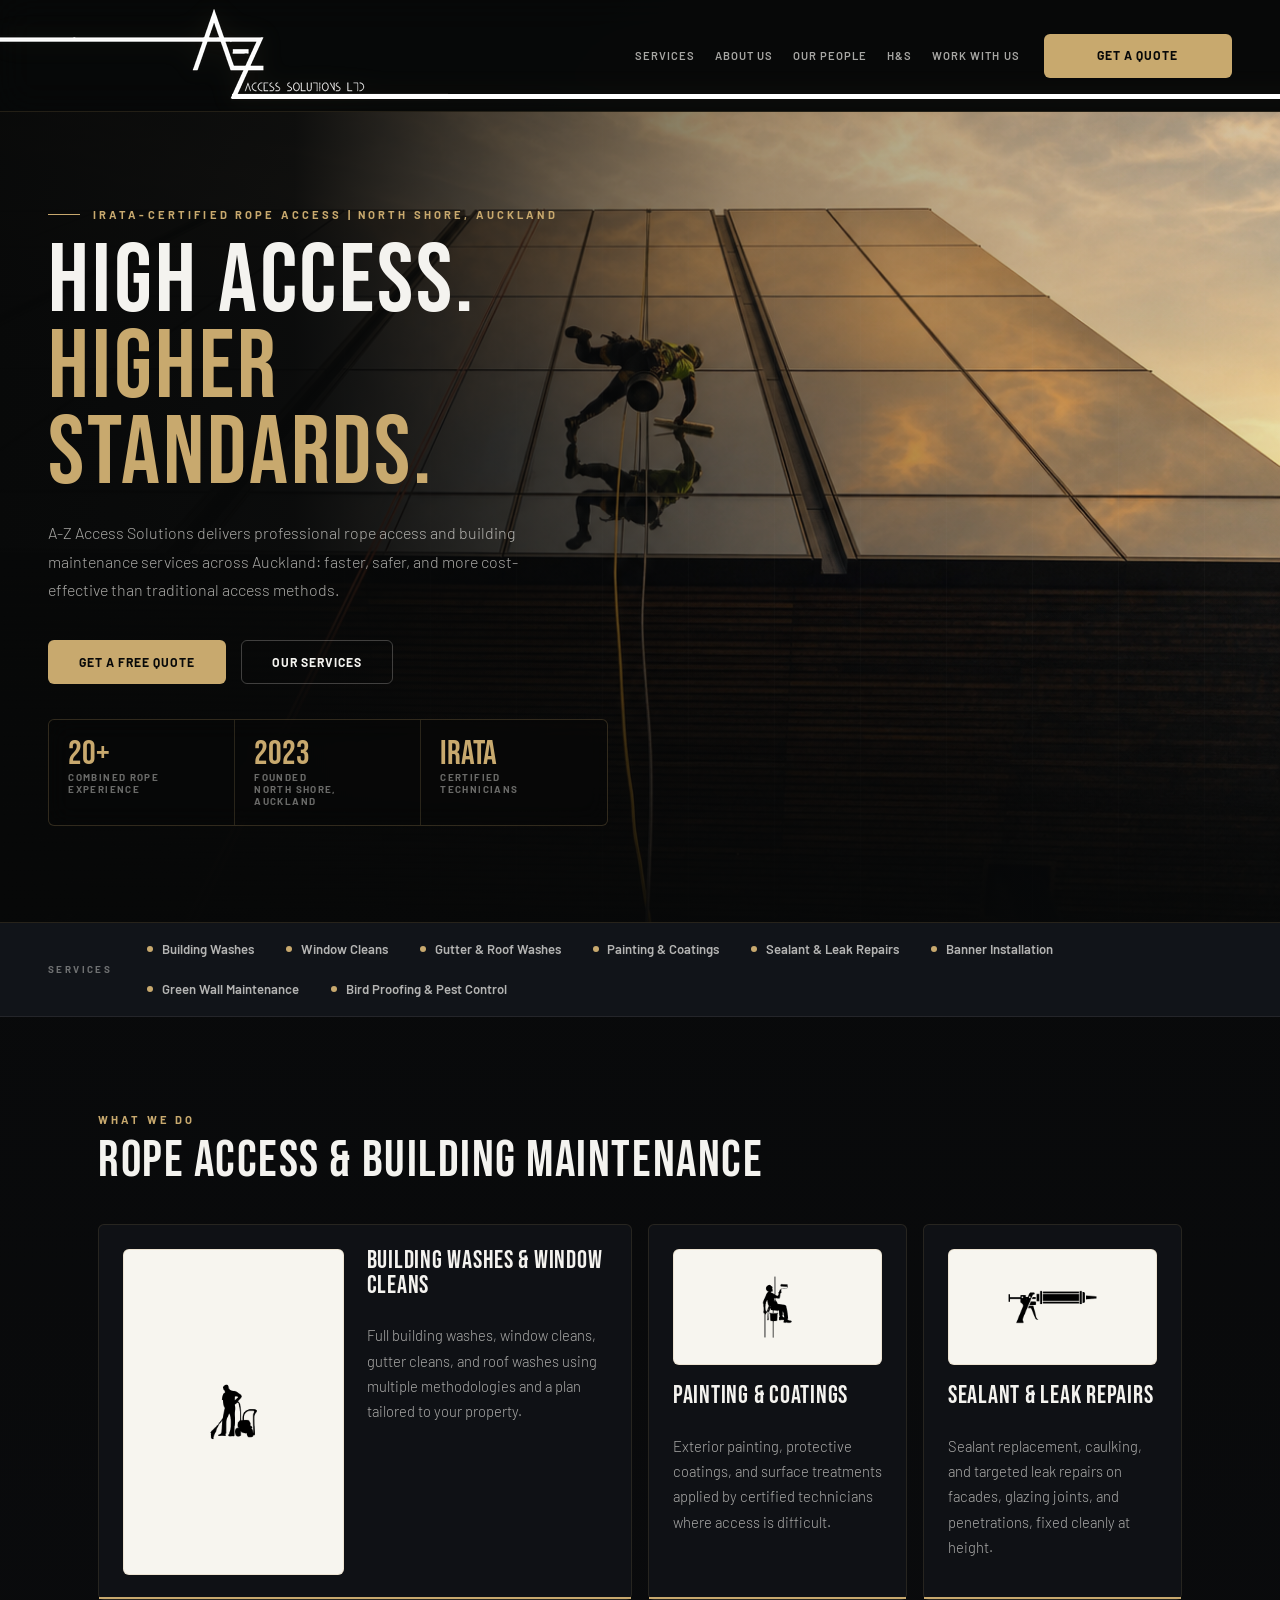
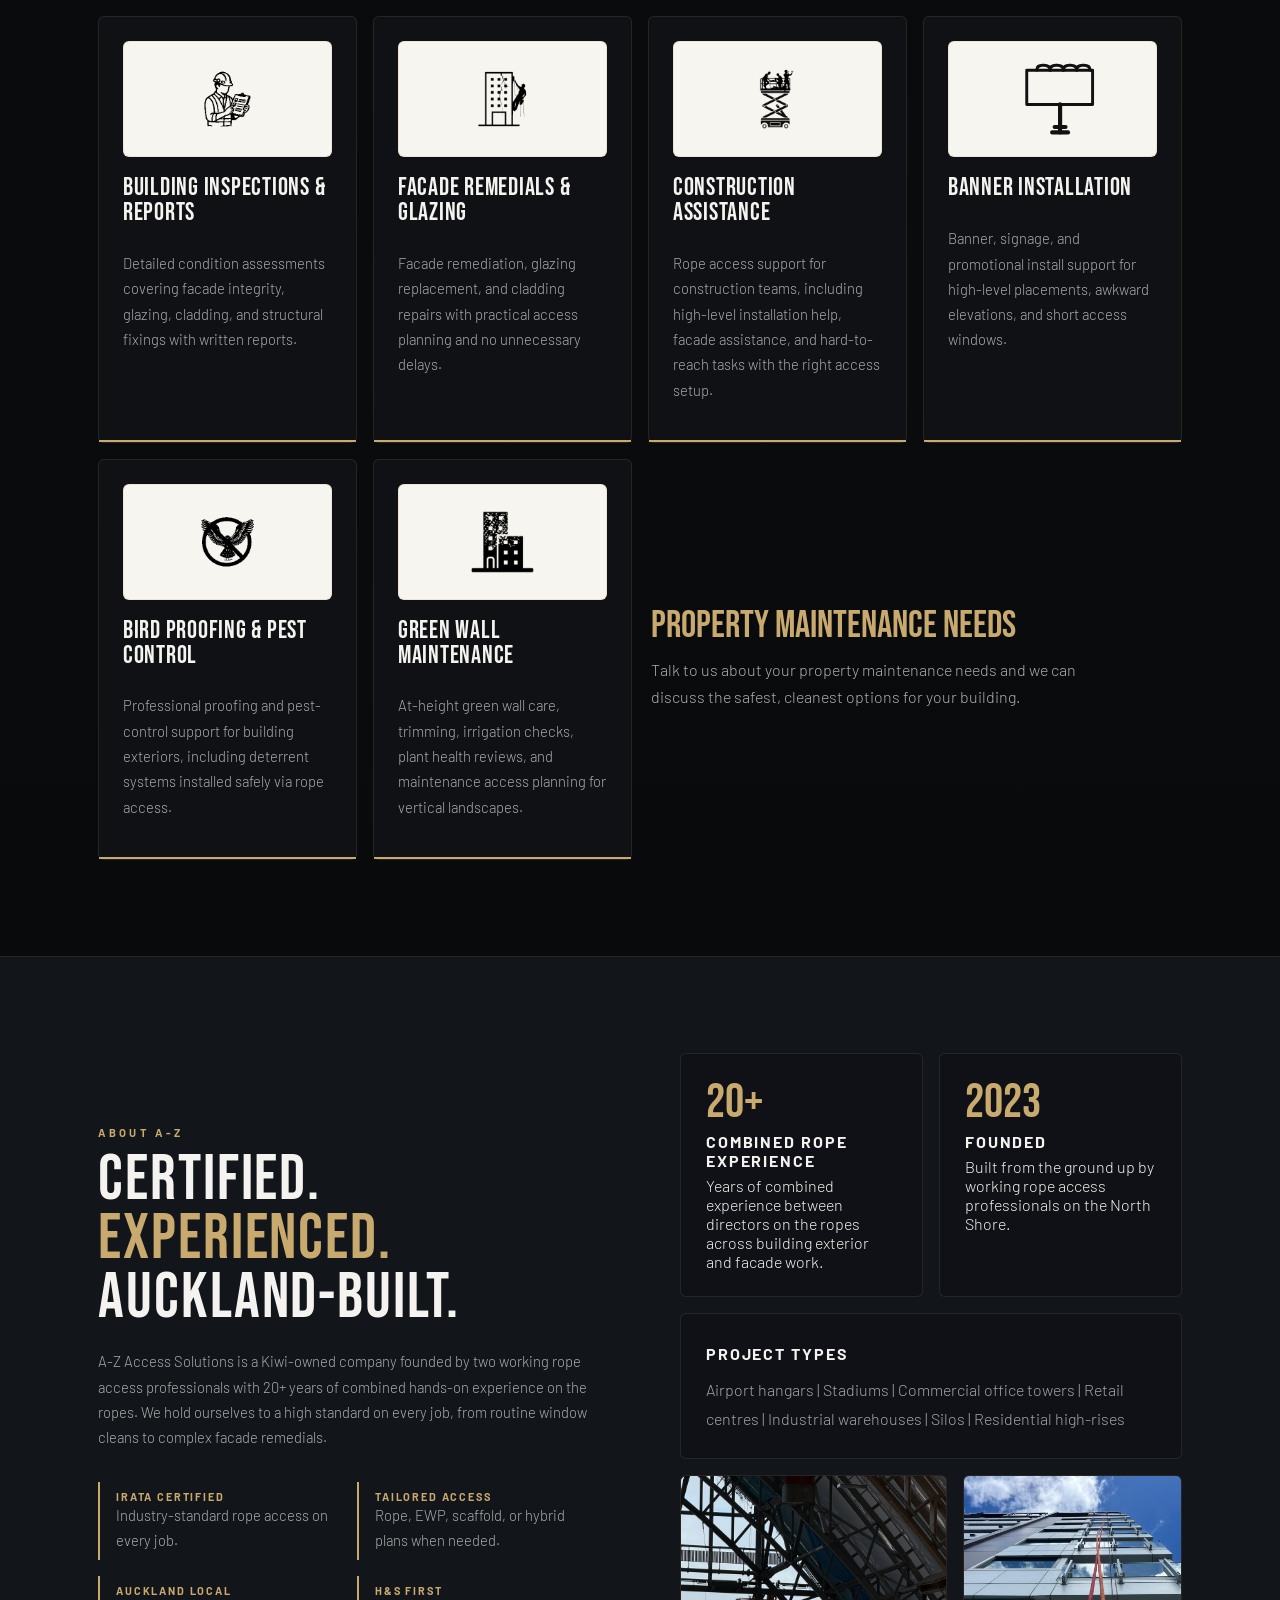
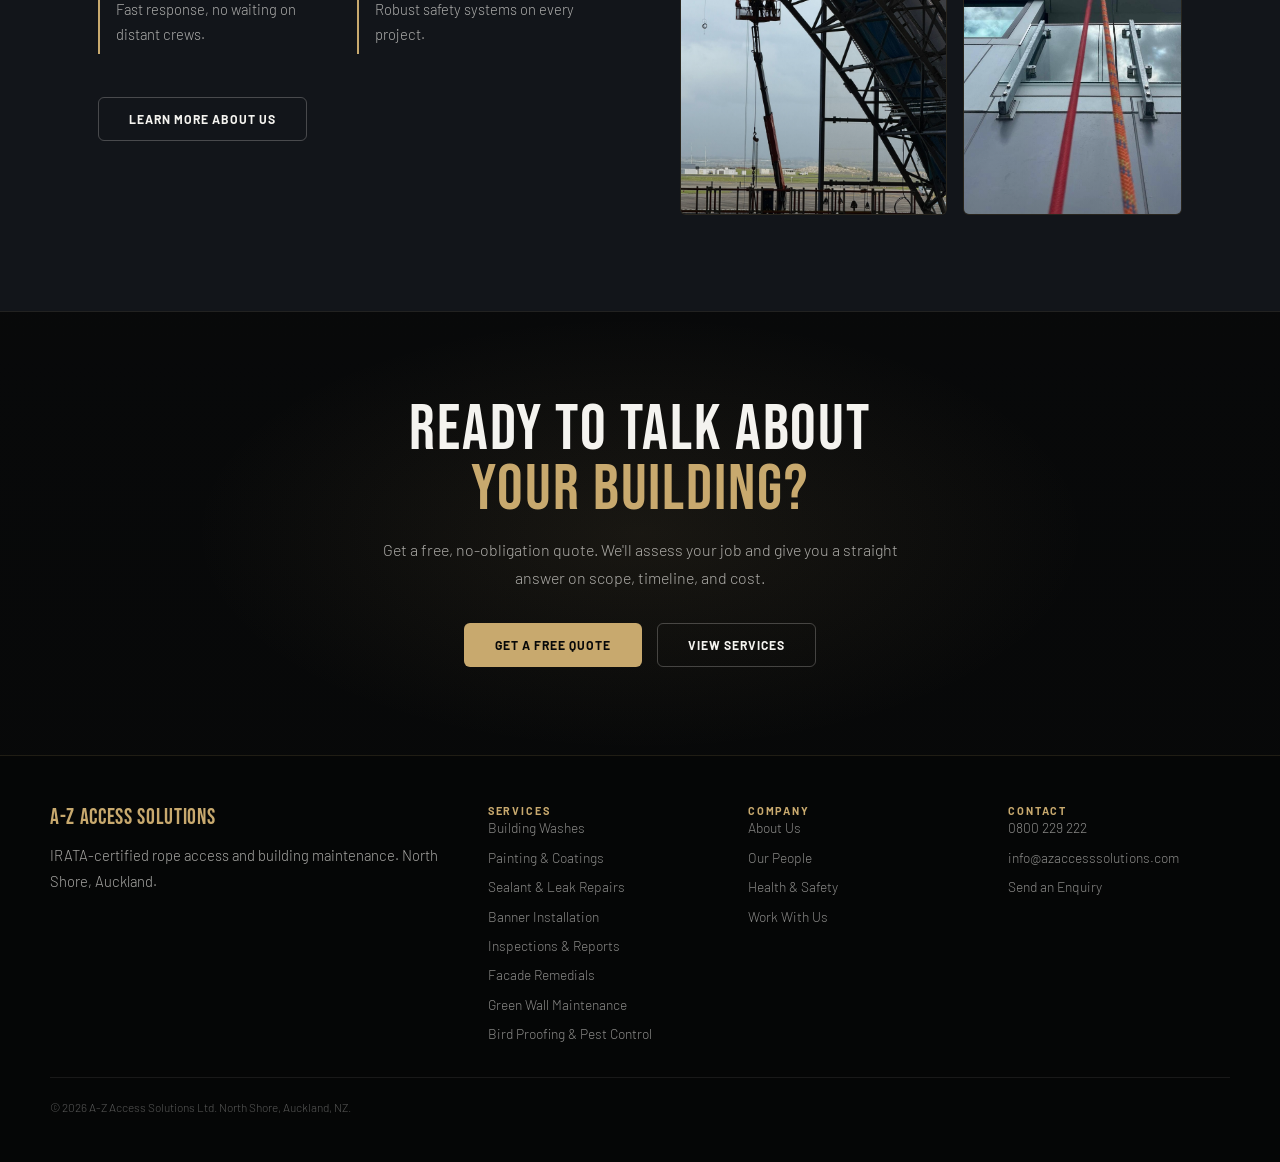
<file: index.html>
<!DOCTYPE html>
<html lang="en">
<head>
  <meta charset="UTF-8" />
  <meta name="viewport" content="width=device-width, initial-scale=1.0" />
  <meta name="description" content="A-Z Access Solutions delivers professional rope access and building maintenance services across Auckland, faster, safer, and more cost-effective than traditional access methods." />
  <title>A-Z Access Solutions | Rope Access & Building Services Auckland</title>
  <link rel="preconnect" href="https://fonts.googleapis.com">
  <link rel="preconnect" href="https://fonts.gstatic.com" crossorigin>
  <link href="https://fonts.googleapis.com/css2?family=Bebas+Neue&family=Barlow:ital,wght@0,300;0,400;0,600;0,700;1,300&display=swap" rel="stylesheet">
  <link rel="stylesheet" href="assets/styles.css" />
</head>
<body class="page-index">
  <header class="site-header">
    <a href="index.html" class="brand" aria-label="A-Z Access Solutions home">
      <img class="brand-mark" src="assets/az-logo-header.png" alt="" />
    </a>
    <nav class="site-nav" aria-label="Main navigation">
      <a href="services.html">Services</a>
      <a href="about.html">About Us</a>
      <a href="our-people.html">Our People</a>
      <a href="health-safety.html">H&S</a>
      <a href="work-with-us.html">Work With Us</a>
    </nav>
    <a href="contact.html" class="nav-cta">Get a Quote</a>
    <button class="menu-button" type="button" aria-label="Open menu" aria-controls="mobile-menu" aria-expanded="false"><span></span></button>
  </header>
  <nav id="mobile-menu" class="mobile-menu" aria-label="Mobile navigation">
      <a href="services.html">Services</a>
      <a href="about.html">About Us</a>
      <a href="our-people.html">Our People</a>
      <a href="health-safety.html">H&S</a>
      <a href="work-with-us.html">Work With Us</a>
      <a href="contact.html" class="nav-cta">Get a Quote</a>
  </nav>
  <main>
<section id="hero">
    <div class="hero-text">
      <div class="hero-eyebrow">IRATA-Certified Rope Access | North Shore, Auckland</div>
      <h1 class="hero-title">High Access.<br><span>Higher<br>Standards.</span></h1>
      <p class="hero-sub">A-Z Access Solutions delivers professional rope access and building maintenance services across Auckland: faster, safer, and more cost-effective than traditional access methods.</p>
      <div class="hero-actions">
        <a href="contact.html" class="btn-primary">Get a Free Quote</a>
        <a href="services.html" class="btn-ghost">Our Services</a>
      </div>
      <div class="hero-stats">
        <div class="hstat"><div class="hstat-num">20+</div><div class="hstat-label">Combined Rope<br>Experience</div></div>
        <div class="hstat"><div class="hstat-num">2023</div><div class="hstat-label">Founded<br>North Shore, Auckland</div></div>
        <div class="hstat"><div class="hstat-num">IRATA</div><div class="hstat-label">Certified<br>Technicians</div></div>
      </div>
    </div>
    <div class="hero-visual">
      <svg class="building-diagram" viewBox="0 0 380 480" fill="none" xmlns="http://www.w3.org/2000/svg">
        <rect x="80" y="60" width="220" height="380" rx="2" fill="#1a1d24" stroke="rgba(200,169,110,0.25)" stroke-width="1"/>
        <line x1="80" y1="120" x2="300" y2="120" stroke="rgba(200,169,110,0.1)" stroke-width="1"/>
        <line x1="80" y1="180" x2="300" y2="180" stroke="rgba(200,169,110,0.1)" stroke-width="1"/>
        <line x1="80" y1="240" x2="300" y2="240" stroke="rgba(200,169,110,0.1)" stroke-width="1"/>
        <line x1="80" y1="300" x2="300" y2="300" stroke="rgba(200,169,110,0.1)" stroke-width="1"/>
        <line x1="80" y1="360" x2="300" y2="360" stroke="rgba(200,169,110,0.1)" stroke-width="1"/>
        <rect x="100" y="75" width="30" height="30" rx="1" fill="rgba(200,169,110,0.09)" stroke="rgba(200,169,110,0.22)" stroke-width="1"/>
        <rect x="145" y="75" width="30" height="30" rx="1" fill="rgba(200,169,110,0.09)" stroke="rgba(200,169,110,0.22)" stroke-width="1"/>
        <rect x="190" y="75" width="30" height="30" rx="1" fill="rgba(200,169,110,0.09)" stroke="rgba(200,169,110,0.22)" stroke-width="1"/>
        <rect x="235" y="75" width="30" height="30" rx="1" fill="rgba(200,169,110,0.09)" stroke="rgba(200,169,110,0.22)" stroke-width="1"/>
        <rect x="100" y="135" width="30" height="30" rx="1" fill="rgba(200,169,110,0.06)" stroke="rgba(200,169,110,0.15)" stroke-width="1"/>
        <rect x="145" y="135" width="30" height="30" rx="1" fill="rgba(200,169,110,0.06)" stroke="rgba(200,169,110,0.15)" stroke-width="1"/>
        <rect x="190" y="135" width="30" height="30" rx="1" fill="rgba(200,169,110,0.06)" stroke="rgba(200,169,110,0.15)" stroke-width="1"/>
        <rect x="235" y="135" width="30" height="30" rx="1" fill="rgba(200,169,110,0.06)" stroke="rgba(200,169,110,0.15)" stroke-width="1"/>
        <rect x="100" y="195" width="30" height="30" rx="1" fill="rgba(200,169,110,0.04)" stroke="rgba(200,169,110,0.1)" stroke-width="1"/>
        <rect x="145" y="195" width="30" height="30" rx="1" fill="rgba(200,169,110,0.04)" stroke="rgba(200,169,110,0.1)" stroke-width="1"/>
        <rect x="190" y="195" width="30" height="30" rx="1" fill="rgba(200,169,110,0.04)" stroke="rgba(200,169,110,0.1)" stroke-width="1"/>
        <rect x="235" y="195" width="30" height="30" rx="1" fill="rgba(200,169,110,0.04)" stroke="rgba(200,169,110,0.1)" stroke-width="1"/>
        <rect x="70" y="54" width="240" height="8" rx="2" fill="rgba(200,169,110,0.2)"/>
        <line x1="160" y1="58" x2="160" y2="310" stroke="rgba(200,169,110,0.6)" stroke-width="1.5" stroke-dasharray="4 3"/>
        <line x1="220" y1="58" x2="220" y2="265" stroke="rgba(200,169,110,0.38)" stroke-width="1.5" stroke-dasharray="4 3"/>
        <circle cx="160" cy="58" r="4.5" fill="var(--gold)" opacity="0.95"/>
        <circle cx="220" cy="58" r="4.5" fill="var(--gold)" opacity="0.7"/>
        <g transform="translate(148,286)"><ellipse cx="12" cy="4" rx="8" ry="6" fill="var(--gold)" opacity="0.92"/><rect x="6" y="10" width="12" height="14" rx="2" fill="rgba(200,169,110,0.62)"/><line x1="12" y1="8" x2="12" y2="-18" stroke="rgba(200,169,110,0.85)" stroke-width="1.5"/><line x1="6" y1="14" x2="0" y2="20" stroke="rgba(200,169,110,0.62)" stroke-width="2" stroke-linecap="round"/><line x1="18" y1="14" x2="24" y2="20" stroke="rgba(200,169,110,0.62)" stroke-width="2" stroke-linecap="round"/><line x1="9" y1="24" x2="7" y2="34" stroke="rgba(200,169,110,0.62)" stroke-width="2" stroke-linecap="round"/><line x1="15" y1="24" x2="17" y2="34" stroke="rgba(200,169,110,0.62)" stroke-width="2" stroke-linecap="round"/></g>
        <g transform="translate(208,240)" opacity="0.6"><ellipse cx="12" cy="4" rx="7" ry="5" fill="var(--gold)" opacity="0.72"/><rect x="6" y="10" width="11" height="12" rx="2" fill="rgba(200,169,110,0.45)"/><line x1="12" y1="8" x2="12" y2="-16" stroke="rgba(200,169,110,0.7)" stroke-width="1.5"/><line x1="6" y1="13" x2="0" y2="18" stroke="rgba(200,169,110,0.5)" stroke-width="1.5" stroke-linecap="round"/><line x1="17" y1="13" x2="22" y2="18" stroke="rgba(200,169,110,0.5)" stroke-width="1.5" stroke-linecap="round"/><line x1="9" y1="22" x2="7" y2="30" stroke="rgba(200,169,110,0.5)" stroke-width="1.5" stroke-linecap="round"/><line x1="14" y1="22" x2="16" y2="30" stroke="rgba(200,169,110,0.5)" stroke-width="1.5" stroke-linecap="round"/></g>
        <line x1="300" y1="295" x2="332" y2="275" stroke="rgba(200,169,110,0.3)" stroke-width="1"/>
        <circle cx="332" cy="273" r="2" fill="var(--gold)" opacity="0.5"/>
        <text x="296" y="263" fill="rgba(200,169,110,0.55)" font-size="8" font-family="Inter,sans-serif" font-weight="600" letter-spacing="1">IRATA TECH.</text>
        <ellipse cx="190" cy="448" rx="100" ry="5" fill="rgba(0,0,0,0.35)"/>
        <line x1="40" y1="442" x2="340" y2="442" stroke="rgba(200,169,110,0.13)" stroke-width="1"/>
      </svg>
    </div>
  </section>

  <div class="trust-bar">
    <span class="trust-label">Services</span>
    <div class="trust-items">
      <div class="trust-item"><div class="trust-dot"></div>Building Washes</div>
      <div class="trust-item"><div class="trust-dot"></div>Window Cleans</div>
      <div class="trust-item"><div class="trust-dot"></div>Gutter &amp; Roof Washes</div>
      <div class="trust-item"><div class="trust-dot"></div>Painting &amp; Coatings</div>
      <div class="trust-item"><div class="trust-dot"></div>Sealant &amp; Leak Repairs</div>
      <div class="trust-item"><div class="trust-dot"></div>Banner Installation</div>
      <div class="trust-item"><div class="trust-dot"></div>Green Wall Maintenance</div>
      <div class="trust-item"><div class="trust-dot"></div>Bird Proofing &amp; Pest Control</div>
    </div>
  </div>
      <section id="services">
    <div class="section-eyebrow">What We Do</div>
    <h2 class="section-title">Rope Access &amp; Building Maintenance</h2>
    <div class="services-grid">
      <div class="service-card service-card-wide"><div class="service-icon service-icon-image" aria-hidden="true"><img src="assets/icons/building-washes-window-cleans.png" alt="" /></div><div class="service-name">Building Washes &amp; Window Cleans</div><p class="service-desc">Full building washes, window cleans, gutter cleans, and roof washes using multiple methodologies and a plan tailored to your property.</p></div>
      <div class="service-card"><div class="service-icon service-icon-image" aria-hidden="true"><img src="assets/icons/painting-coatings.png" alt="" /></div><div class="service-name">Painting &amp; Coatings</div><p class="service-desc">Exterior painting, protective coatings, and surface treatments applied by certified technicians where access is difficult.</p></div>
      <div class="service-card"><div class="service-icon service-icon-image" aria-hidden="true"><img src="assets/icons/sealant-leak-repairs.png" alt="" /></div><div class="service-name">Sealant &amp; Leak Repairs</div><p class="service-desc">Sealant replacement, caulking, and targeted leak repairs on facades, glazing joints, and penetrations, fixed cleanly at height.</p></div>
      <div class="service-card"><div class="service-icon service-icon-image" aria-hidden="true"><img src="assets/icons/building-inspections-reports.png" alt="" /></div><div class="service-name">Building Inspections &amp; Reports</div><p class="service-desc">Detailed condition assessments covering facade integrity, glazing, cladding, and structural fixings with written reports.</p></div>
      <div class="service-card"><div class="service-icon service-icon-image" aria-hidden="true"><img src="assets/icons/facade-remedials-glazing.png" alt="" /></div><div class="service-name">Facade Remedials &amp; Glazing</div><p class="service-desc">Facade remediation, glazing replacement, and cladding repairs with practical access planning and no unnecessary delays.</p></div>
      <div class="service-card"><div class="service-icon service-icon-image" aria-hidden="true"><img src="assets/icons/construction-assistance.png" alt="" /></div><div class="service-name">Construction Assistance</div><p class="service-desc">Rope access support for construction teams, including high-level installation help, facade assistance, and hard-to-reach tasks with the right access setup.</p></div>
      <div class="service-card"><div class="service-icon service-icon-image" aria-hidden="true"><img src="assets/icons/banner-installation.svg" alt="" /></div><div class="service-name">Banner Installation</div><p class="service-desc">Banner, signage, and promotional install support for high-level placements, awkward elevations, and short access windows.</p></div>
      <div class="service-card"><div class="service-icon service-icon-image" aria-hidden="true"><img src="assets/icons/bird-deterrent-proofing.png" alt="" /></div><div class="service-name">Bird Proofing &amp; Pest Control</div><p class="service-desc">Professional proofing and pest-control support for building exteriors, including deterrent systems installed safely via rope access.</p></div>
      <div class="service-card service-card-green"><div class="service-icon service-icon-image" aria-hidden="true"><img src="assets/icons/green-wall-maintenance.png" alt="" /></div><div class="service-name">Green Wall Maintenance</div><p class="service-desc">At-height green wall care, trimming, irrigation checks, plant health reviews, and maintenance access planning for vertical landscapes.</p></div>
      <div class="service-callout"><div class="service-callout-title">Property Maintenance Needs</div><p>Talk to us about your property maintenance needs and we can discuss the safest, cleanest options for your building.</p></div>
    </div>
  </section>

  <section id="about">
    <div>
      <div class="section-eyebrow">About A-Z</div>
      <h2 class="about-title">Certified.<br><span>Experienced.</span><br>Auckland-Built.</h2>
      <p class="about-body">A-Z Access Solutions is a Kiwi-owned company founded by two working rope access professionals with 20+ years of combined hands-on experience on the ropes. We hold ourselves to a high standard on every job, from routine window cleans to complex facade remedials.</p>
      <div class="about-pillars">
        <div class="pillar"><div class="pillar-name">IRATA Certified</div><div class="pillar-desc">Industry-standard rope access on every job.</div></div>
        <div class="pillar"><div class="pillar-name">Tailored Access</div><div class="pillar-desc">Rope, EWP, scaffold, or hybrid plans when needed.</div></div>
        <div class="pillar"><div class="pillar-name">Auckland Local</div><div class="pillar-desc">Fast response, no waiting on distant crews.</div></div>
        <div class="pillar"><div class="pillar-name">H&amp;S First</div><div class="pillar-desc">Robust safety systems on every project.</div></div>
      </div>
      <br><a href="about.html" class="btn-ghost" style="margin-top:1.5rem;">Learn More About Us</a>
    </div>
    <div class="about-right">
      <div class="about-cards-row">
        <div class="about-card"><div class="about-card-num">20+</div><div class="about-card-label">Combined Rope Experience</div><div class="about-card-desc">Years of combined experience between directors on the ropes across building exterior and facade work.</div></div>
        <div class="about-card"><div class="about-card-num">2023</div><div class="about-card-label">Founded</div><div class="about-card-desc">Built from the ground up by working rope access professionals on the North Shore.</div></div>
      </div>
      <div class="about-card"><div class="about-card-label" style="margin-bottom:0.8rem;">Project Types</div><div class="about-card-desc" style="opacity:0.65;line-height:1.8;">Airport hangars | Stadiums | Commercial office towers | Retail centres | Industrial warehouses | Silos | Residential high-rises</div></div>
      <div class="about-photo-grid">
        <figure class="site-photo about-photo-large">
          <img src="assets/photos/boomhangar.jpeg" alt="A-Z Access Solutions team working from an elevated work platform" />
        </figure>
        <figure class="site-photo">
          <img src="assets/photos/ropes-waikumete.jpeg" alt="Rope access lines running up a commercial facade" />
        </figure>
      </div>
    </div>
  </section>

  <div class="cta-banner">
    <h2>Ready to Talk About<br><span>Your Building?</span></h2>
    <p>Get a free, no-obligation quote. We'll assess your job and give you a straight answer on scope, timeline, and cost.</p>
    <div class="cta-actions">
      <a href="contact.html" class="btn-primary">Get a Free Quote</a>
      <a href="services.html" class="btn-ghost">View Services</a>
    </div>
  </div>
  </main>
  <footer>
    <div class="footer-inner">
      <div>
        <div class="footer-logo">A-Z Access Solutions</div>
        <div class="footer-tagline">IRATA-certified rope access and building maintenance. North Shore, Auckland.</div>
      </div>
      <div>
        <div class="footer-col-title">Services</div>
        <ul class="footer-links">
          <li><a href="services.html">Building Washes</a></li>
          <li><a href="services.html">Painting &amp; Coatings</a></li>
          <li><a href="services.html">Sealant &amp; Leak Repairs</a></li>
          <li><a href="services.html">Banner Installation</a></li>
          <li><a href="services.html">Inspections &amp; Reports</a></li>
          <li><a href="services.html">Facade Remedials</a></li>
          <li><a href="services.html">Green Wall Maintenance</a></li>
          <li><a href="services.html">Bird Proofing &amp; Pest Control</a></li>
        </ul>
      </div>
      <div>
        <div class="footer-col-title">Company</div>
        <ul class="footer-links">
          <li><a href="about.html">About Us</a></li>
          <li><a href="our-people.html">Our People</a></li>
          <li><a href="health-safety.html">Health &amp; Safety</a></li>
          <li><a href="work-with-us.html">Work With Us</a></li>
        </ul>
      </div>
      <div>
        <div class="footer-col-title">Contact</div>
        <ul class="footer-links">
          <li><a href="tel:0800229222">0800 229 222</a></li>
          <li><a href="mailto:info@azaccesssolutions.com">info@azaccesssolutions.com</a></li>
          <li><a href="contact.html">Send an Enquiry</a></li>
        </ul>
      </div>
    </div>
    <div class="footer-bottom"><div class="footer-copy">&copy; 2026 A-Z Access Solutions Ltd. North Shore, Auckland, NZ.</div></div>
  </footer>
  <script src="assets/site.js"></script>
</body>
</html>
</file>
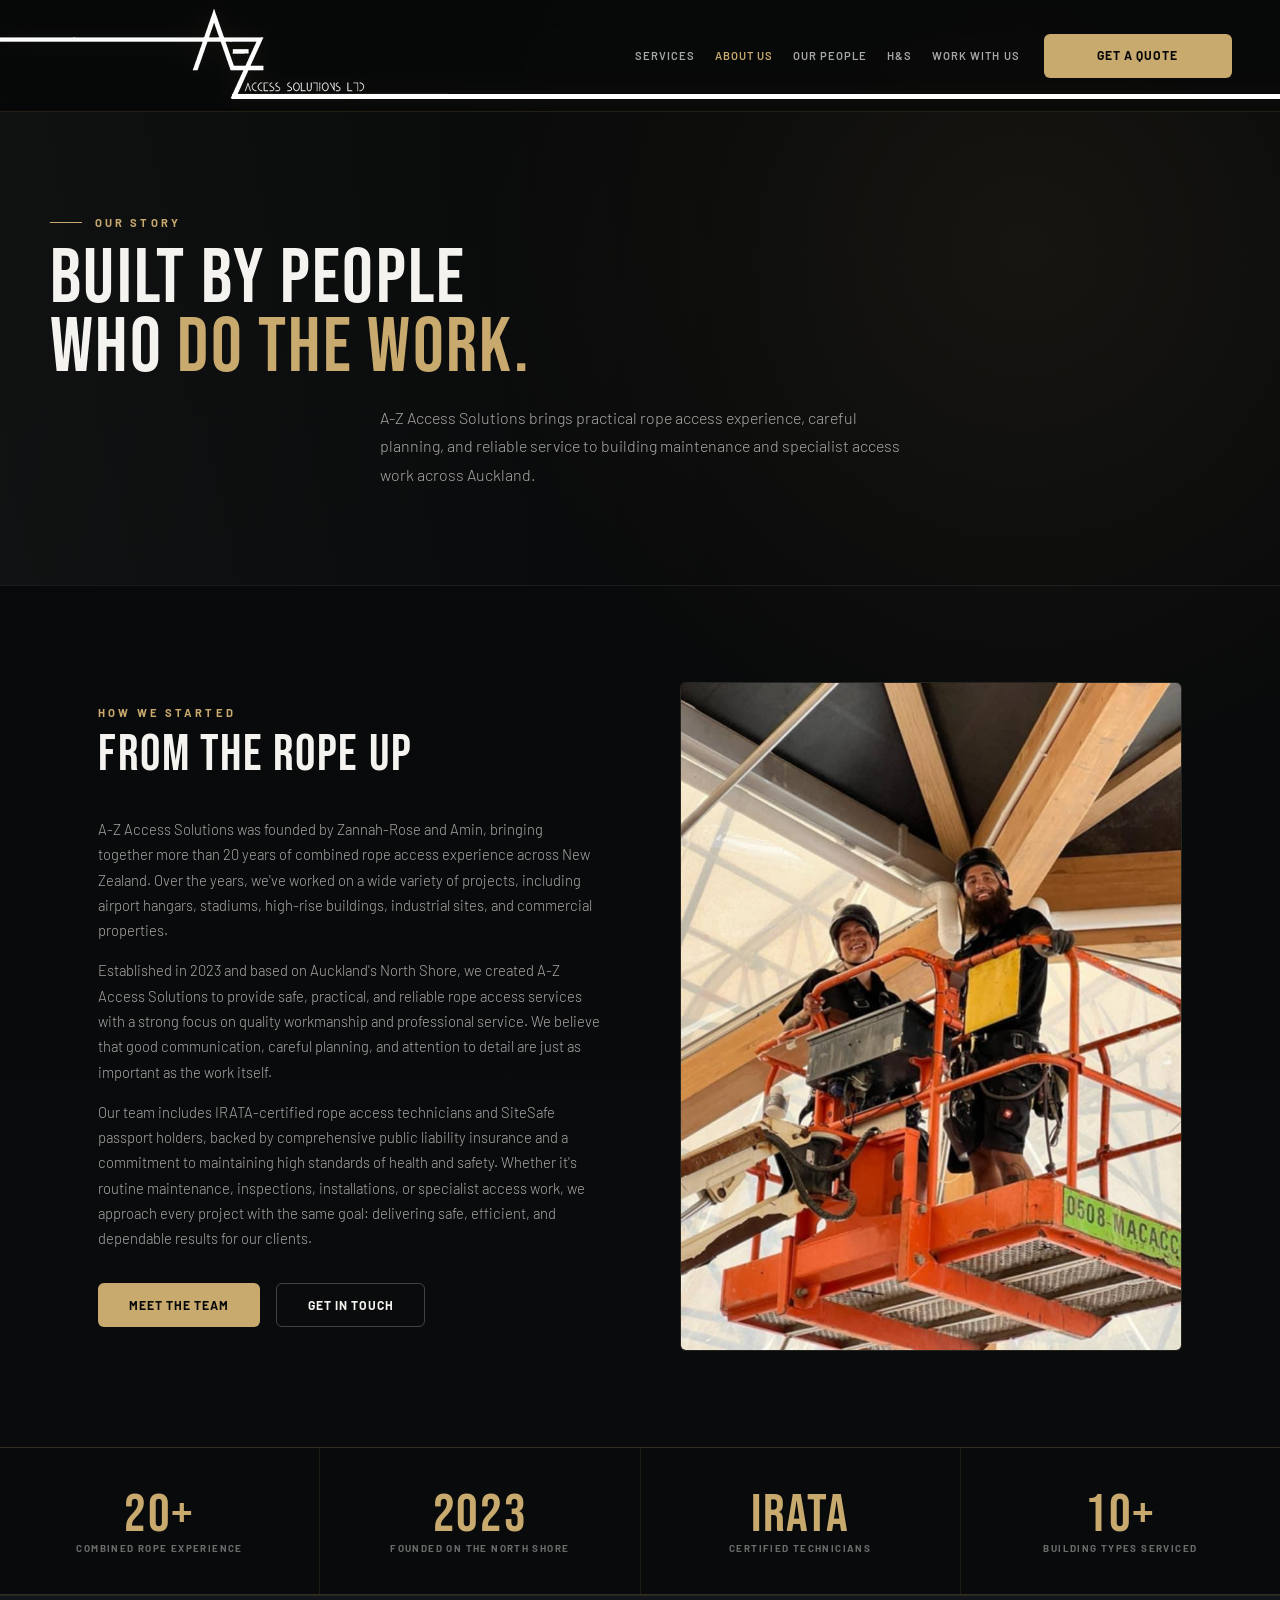
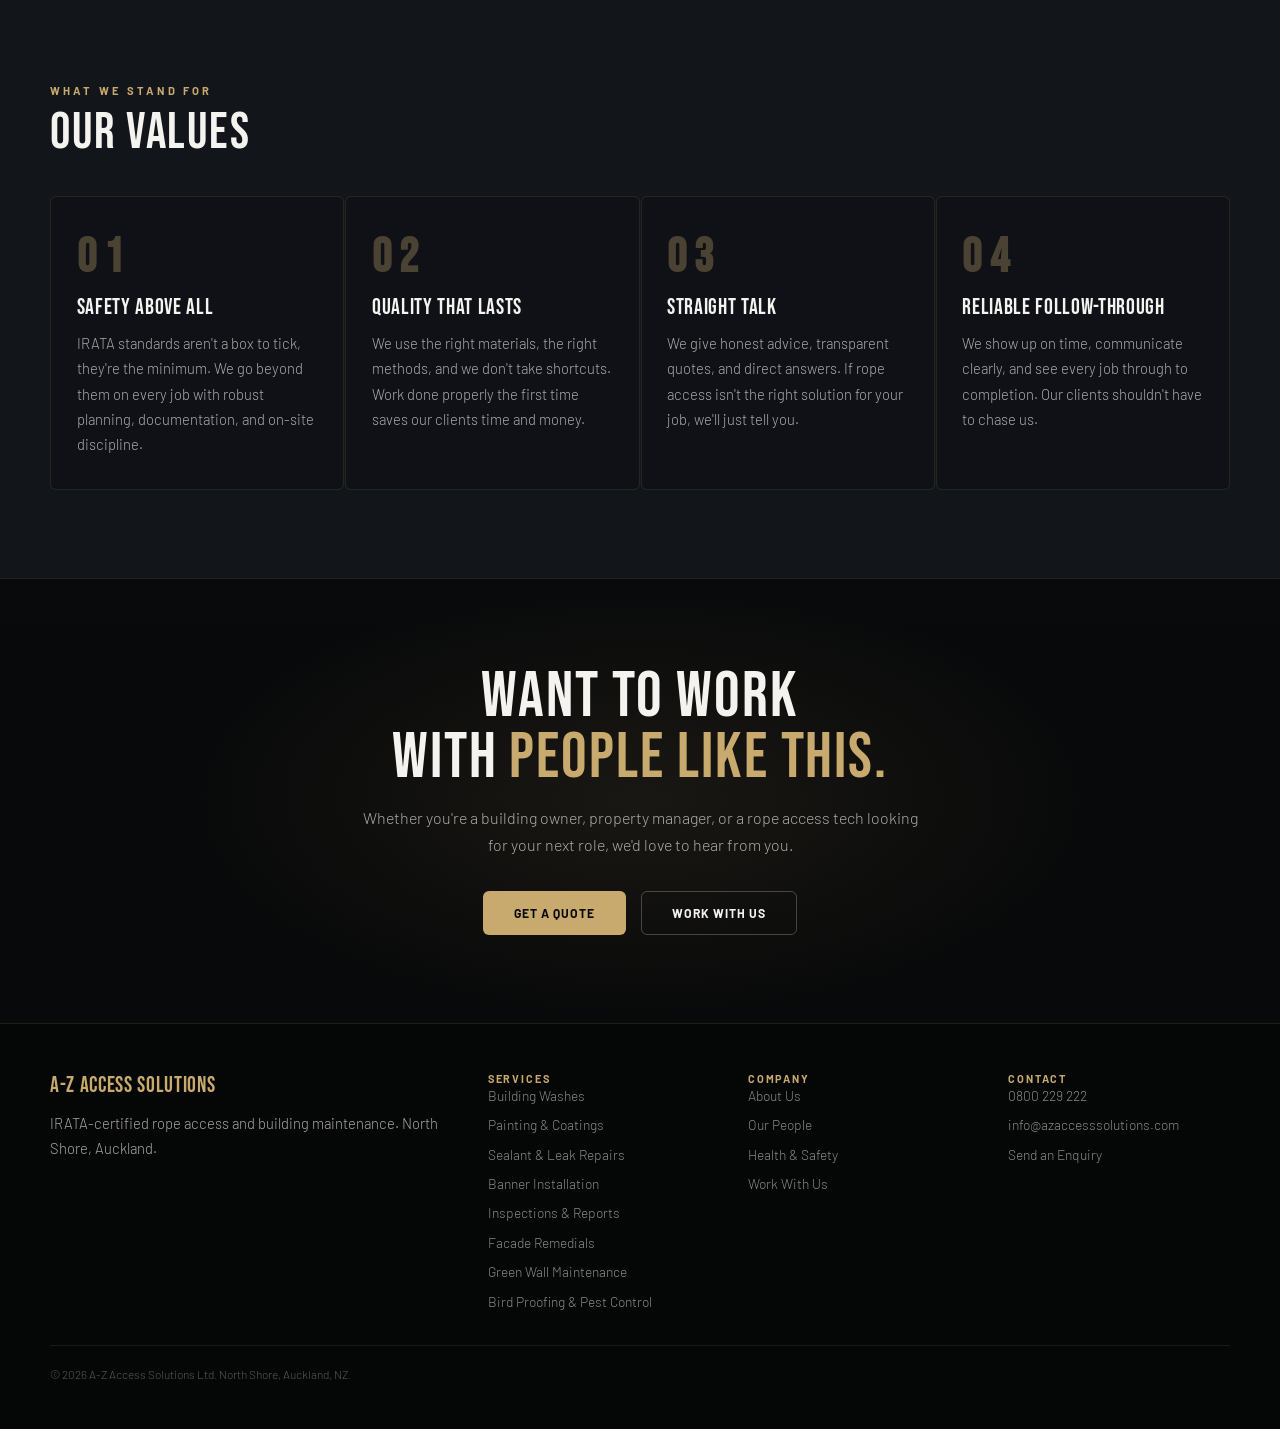
<file: about.html>
<!DOCTYPE html>
<html lang="en">
<head>
  <meta charset="UTF-8" />
  <meta name="viewport" content="width=device-width, initial-scale=1.0" />
  <meta name="description" content="A-Z Access Solutions was founded by Zannah-Rose and Amin, bringing together more than 20 years of combined rope access experience across New Zealand." />
  <title>About Us | A-Z Access Solutions</title>
  <link rel="preconnect" href="https://fonts.googleapis.com">
  <link rel="preconnect" href="https://fonts.gstatic.com" crossorigin>
  <link href="https://fonts.googleapis.com/css2?family=Bebas+Neue&family=Barlow:ital,wght@0,300;0,400;0,600;0,700;1,300&display=swap" rel="stylesheet">
  <link rel="stylesheet" href="assets/styles.css" />
</head>
<body class="page-about">
  <header class="site-header">
    <a href="index.html" class="brand" aria-label="A-Z Access Solutions home">
      <img class="brand-mark" src="assets/az-logo-header.png" alt="" />
    </a>
    <nav class="site-nav" aria-label="Main navigation">
      <a href="services.html">Services</a>
      <a href="about.html" class="active">About Us</a>
      <a href="our-people.html">Our People</a>
      <a href="health-safety.html">H&S</a>
      <a href="work-with-us.html">Work With Us</a>
    </nav>
    <a href="contact.html" class="nav-cta">Get a Quote</a>
    <button class="menu-button" type="button" aria-label="Open menu" aria-controls="mobile-menu" aria-expanded="false"><span></span></button>
  </header>
  <nav id="mobile-menu" class="mobile-menu" aria-label="Mobile navigation">
      <a href="services.html">Services</a>
      <a href="about.html" class="active">About Us</a>
      <a href="our-people.html">Our People</a>
      <a href="health-safety.html">H&S</a>
      <a href="work-with-us.html">Work With Us</a>
      <a href="contact.html" class="nav-cta">Get a Quote</a>
  </nav>
  <main>
<div class="page-hero">
    <div class="page-eyebrow fade-up-1">Our Story</div>
    <h1 class="page-title fade-up-2">Built by People<br>Who <span>Do the Work.</span></h1>
    <p class="page-sub fade-up-3">A-Z Access Solutions brings practical rope access experience, careful planning, and reliable service to building maintenance and specialist access work across Auckland.</p>
  </div>

  <section class="story-section">
    <div>
      <div class="section-eyebrow">How We Started</div>
      <h2 class="section-title">From the Rope Up</h2>
      <p class="story-body">A-Z Access Solutions was founded by Zannah-Rose and Amin, bringing together more than 20 years of combined rope access experience across New Zealand. Over the years, we've worked on a wide variety of projects, including airport hangars, stadiums, high-rise buildings, industrial sites, and commercial properties.</p>
      <p class="story-body">Established in 2023 and based on Auckland's North Shore, we created A-Z Access Solutions to provide safe, practical, and reliable rope access services with a strong focus on quality workmanship and professional service. We believe that good communication, careful planning, and attention to detail are just as important as the work itself.</p>
      <p class="story-body">Our team includes IRATA-certified rope access technicians and SiteSafe passport holders, backed by comprehensive public liability insurance and a commitment to maintaining high standards of health and safety. Whether it's routine maintenance, inspections, installations, or specialist access work, we approach every project with the same goal: delivering safe, efficient, and dependable results for our clients.</p>
      <div style="margin-top:2rem; display:flex; gap:1rem; flex-wrap:wrap;">
        <a href="our-people.html" class="btn-primary">Meet the Team</a>
        <a href="contact.html" class="btn-ghost">Get in Touch</a>
      </div>
    </div>
    <div class="story-visual story-visual-photo">
      <img src="assets/photos/az-boom-lift.jpeg" alt="A-Z Access Solutions team on an elevated work platform" />
    </div>
  </section>

  <div class="stats-strip">
    <div class="stat-item"><div class="stat-num">20+</div><div class="stat-label">Combined Rope Experience</div></div>
    <div class="stat-item"><div class="stat-num">2023</div><div class="stat-label">Founded on the North Shore</div></div>
    <div class="stat-item"><div class="stat-num">IRATA</div><div class="stat-label">Certified Technicians</div></div>
    <div class="stat-item"><div class="stat-num">10+</div><div class="stat-label">Building Types Serviced</div></div>
  </div>

  <section class="values-section">
    <div class="section-eyebrow">What We Stand For</div>
    <h2 class="section-title">Our Values</h2>
    <div class="values-grid">
      <div class="value-card"><div class="value-num">01</div><div class="value-name">Safety Above All</div><div class="value-desc">IRATA standards aren't a box to tick, they're the minimum. We go beyond them on every job with robust planning, documentation, and on-site discipline.</div></div>
      <div class="value-card"><div class="value-num">02</div><div class="value-name">Quality That Lasts</div><div class="value-desc">We use the right materials, the right methods, and we don't take shortcuts. Work done properly the first time saves our clients time and money.</div></div>
      <div class="value-card"><div class="value-num">03</div><div class="value-name">Straight Talk</div><div class="value-desc">We give honest advice, transparent quotes, and direct answers. If rope access isn't the right solution for your job, we'll just tell you.</div></div>
      <div class="value-card"><div class="value-num">04</div><div class="value-name">Reliable Follow-Through</div><div class="value-desc">We show up on time, communicate clearly, and see every job through to completion. Our clients shouldn't have to chase us.</div></div>
    </div>
  </section>

  <div class="cta-strip">
    <h2>Want to Work<br>With <span>People Like This.</span></h2>
    <p>Whether you're a building owner, property manager, or a rope access tech looking for your next role, we'd love to hear from you.</p>
    <div class="cta-actions">
      <a href="contact.html" class="btn-primary">Get a Quote</a>
      <a href="work-with-us.html" class="btn-ghost">Work With Us</a>
    </div>
  </div>
  </main>
  <footer>
    <div class="footer-inner">
      <div>
        <div class="footer-logo">A-Z Access Solutions</div>
        <div class="footer-tagline">IRATA-certified rope access and building maintenance. North Shore, Auckland.</div>
      </div>
      <div>
        <div class="footer-col-title">Services</div>
        <ul class="footer-links">
          <li><a href="services.html">Building Washes</a></li>
          <li><a href="services.html">Painting &amp; Coatings</a></li>
          <li><a href="services.html">Sealant &amp; Leak Repairs</a></li>
          <li><a href="services.html">Banner Installation</a></li>
          <li><a href="services.html">Inspections &amp; Reports</a></li>
          <li><a href="services.html">Facade Remedials</a></li>
          <li><a href="services.html">Green Wall Maintenance</a></li>
          <li><a href="services.html">Bird Proofing &amp; Pest Control</a></li>
        </ul>
      </div>
      <div>
        <div class="footer-col-title">Company</div>
        <ul class="footer-links">
          <li><a href="about.html">About Us</a></li>
          <li><a href="our-people.html">Our People</a></li>
          <li><a href="health-safety.html">Health &amp; Safety</a></li>
          <li><a href="work-with-us.html">Work With Us</a></li>
        </ul>
      </div>
      <div>
        <div class="footer-col-title">Contact</div>
        <ul class="footer-links">
          <li><a href="tel:0800229222">0800 229 222</a></li>
          <li><a href="mailto:info@azaccesssolutions.com">info@azaccesssolutions.com</a></li>
          <li><a href="contact.html">Send an Enquiry</a></li>
        </ul>
      </div>
    </div>
    <div class="footer-bottom"><div class="footer-copy">&copy; 2026 A-Z Access Solutions Ltd. North Shore, Auckland, NZ.</div></div>
  </footer>
  <script src="assets/site.js"></script>
</body>
</html>
</file>
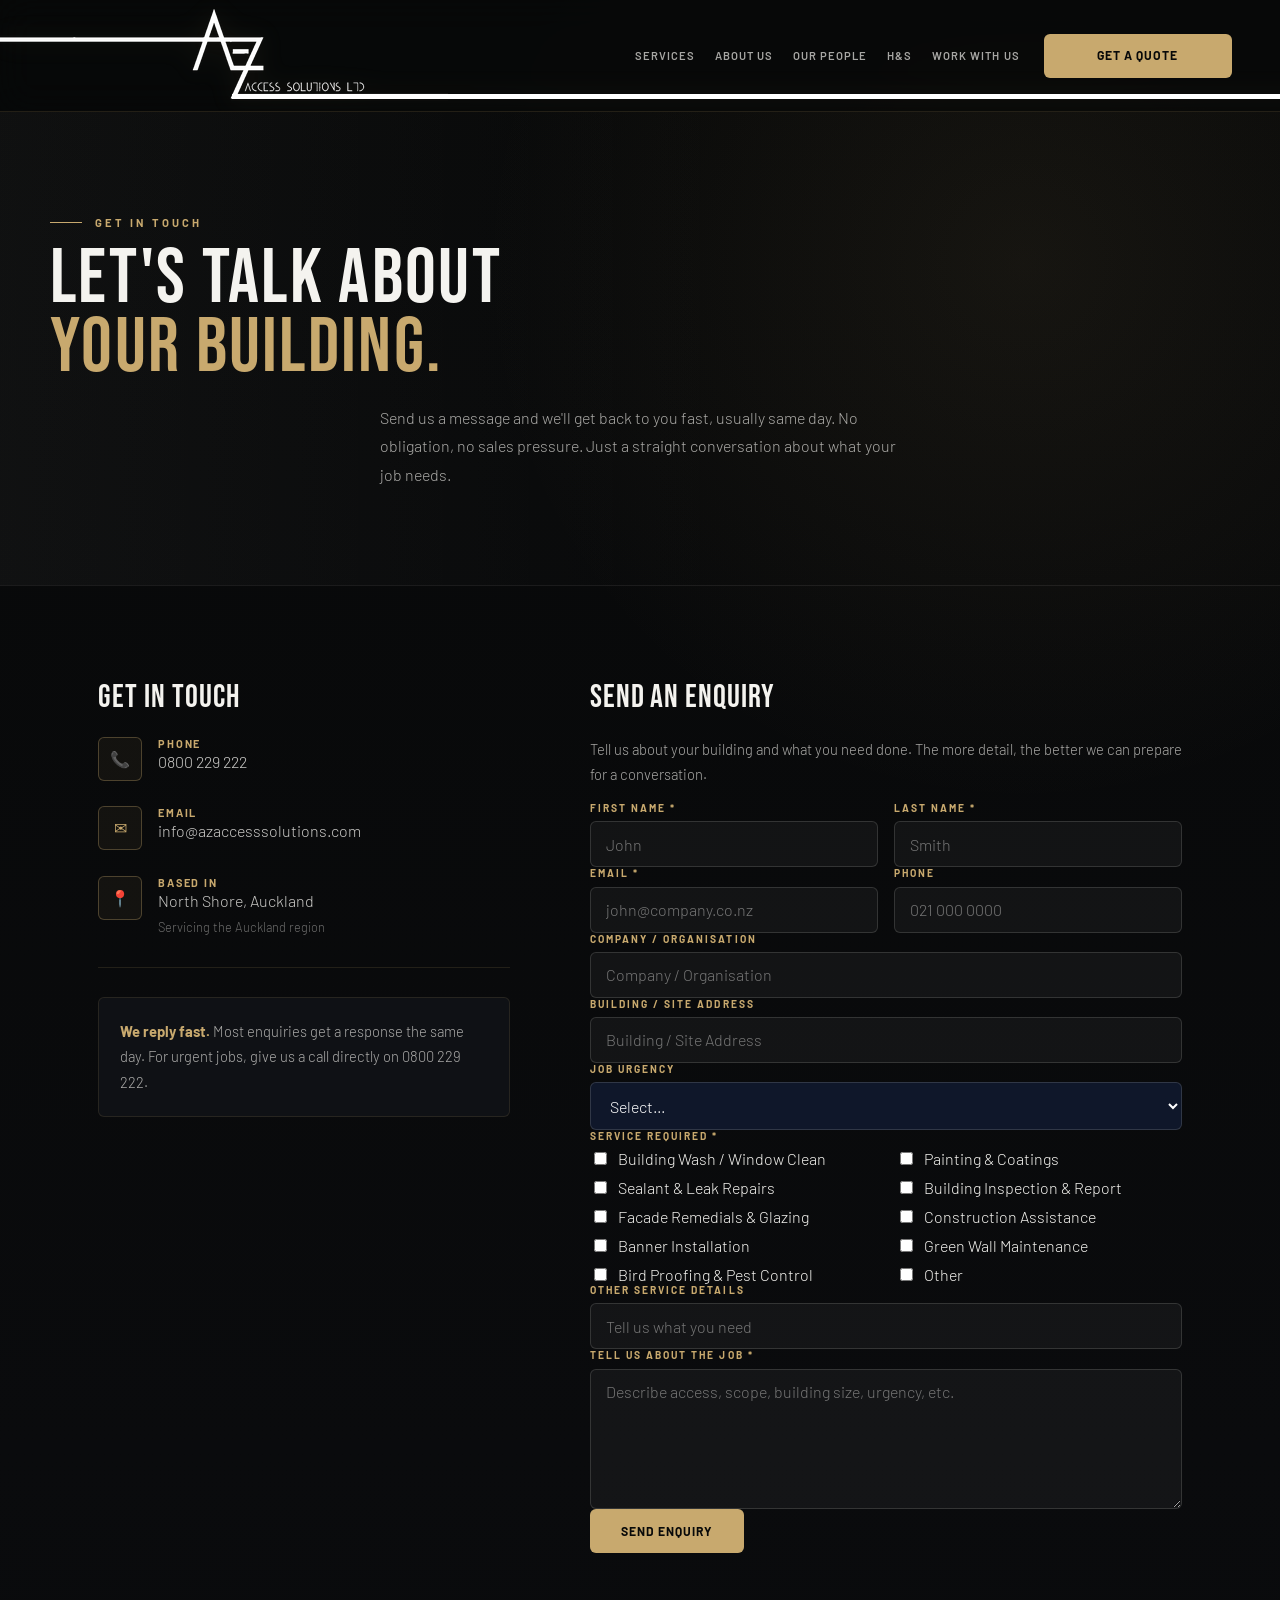
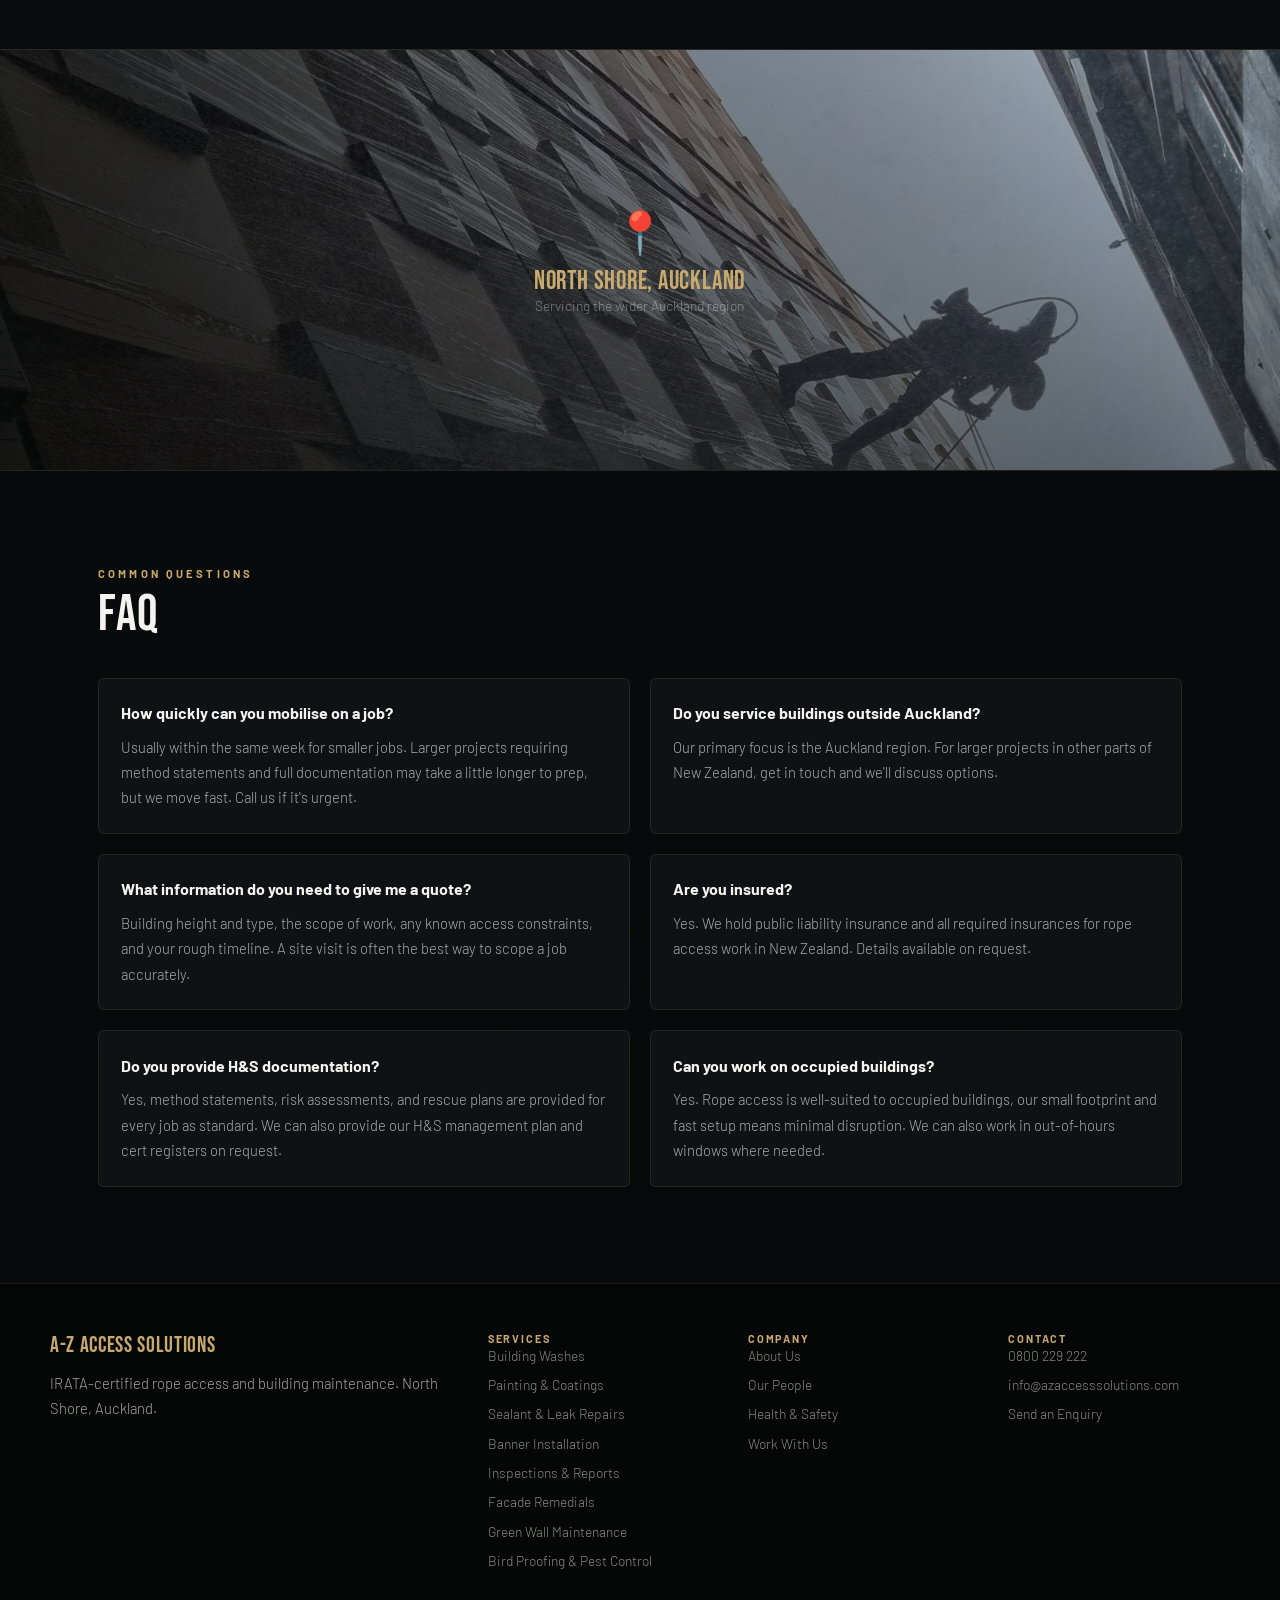
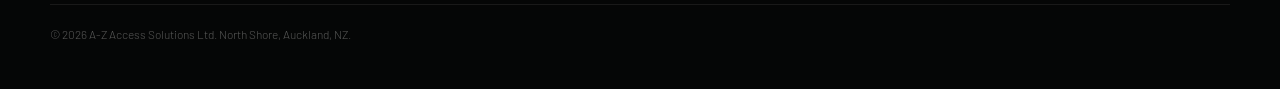
<file: contact.html>
<!DOCTYPE html>
<html lang="en">
<head>
  <meta charset="UTF-8" />
  <meta name="viewport" content="width=device-width, initial-scale=1.0" />
  <meta name="description" content="Send us a message and we&apos;ll get back to you fast, usually same day. No obligation, no sales pressure. Just a straight conversation about what your job needs." />
  <title>Contact Us | A-Z Access Solutions</title>
  <link rel="preconnect" href="https://fonts.googleapis.com">
  <link rel="preconnect" href="https://fonts.gstatic.com" crossorigin>
  <link href="https://fonts.googleapis.com/css2?family=Bebas+Neue&family=Barlow:ital,wght@0,300;0,400;0,600;0,700;1,300&display=swap" rel="stylesheet">
  <link rel="stylesheet" href="assets/styles.css" />
</head>
<body class="page-contact">
  <header class="site-header">
    <a href="index.html" class="brand" aria-label="A-Z Access Solutions home">
      <img class="brand-mark" src="assets/az-logo-header.png" alt="" />
    </a>
    <nav class="site-nav" aria-label="Main navigation">
      <a href="services.html">Services</a>
      <a href="about.html">About Us</a>
      <a href="our-people.html">Our People</a>
      <a href="health-safety.html">H&S</a>
      <a href="work-with-us.html">Work With Us</a>
    </nav>
    <a href="contact.html" class="nav-cta active">Get a Quote</a>
    <button class="menu-button" type="button" aria-label="Open menu" aria-controls="mobile-menu" aria-expanded="false"><span></span></button>
  </header>
  <nav id="mobile-menu" class="mobile-menu" aria-label="Mobile navigation">
      <a href="services.html">Services</a>
      <a href="about.html">About Us</a>
      <a href="our-people.html">Our People</a>
      <a href="health-safety.html">H&S</a>
      <a href="work-with-us.html">Work With Us</a>
      <a href="contact.html" class="nav-cta active">Get a Quote</a>
  </nav>
  <main>
<div class="page-hero">
    <div class="page-eyebrow fade-up-1">Get in Touch</div>
    <h1 class="page-title fade-up-2">Let's Talk About<br><span>Your Building.</span></h1>
    <p class="page-sub fade-up-3">Send us a message and we'll get back to you fast, usually same day. No obligation, no sales pressure. Just a straight conversation about what your job needs.</p>
  </div>

  <section class="contact-section">

    <!-- LEFT: Contact details -->
    <div class="contact-details">
      <div class="contact-details-title">Get In Touch</div>

      <div class="contact-item">
        <div class="contact-icon">&#128222;</div>
        <div>
          <div class="contact-item-label">Phone</div>
          <div class="contact-item-value"><a href="tel:0800229222">0800 229 222</a></div>
        </div>
      </div>

      <div class="contact-item">
        <div class="contact-icon">&#9993;</div>
        <div>
          <div class="contact-item-label">Email</div>
          <div class="contact-item-value"><a href="mailto:info@azaccesssolutions.com">info@azaccesssolutions.com</a></div>
        </div>
      </div>

      <div class="contact-item">
        <div class="contact-icon">&#128205;</div>
        <div>
          <div class="contact-item-label">Based In</div>
          <div class="contact-item-value">North Shore, Auckland<br><span style="font-size:0.8rem; opacity:0.5;">Servicing the Auckland region</span></div>
        </div>
      </div>

      <div class="contact-divider"></div>

      <div class="response-note">
        <strong>We reply fast.</strong> Most enquiries get a response the same day. For urgent jobs, give us a call directly on 0800 229 222.
      </div>
    </div>

 <!-- RIGHT: Enquiry form -->
<div>
  <div class="form-section-title">Send an Enquiry</div>
  <p class="form-section-sub">
    Tell us about your building and what you need done. The more detail, the better we can prepare for a conversation.
  </p>

  <style>
    .service-checklist {
      display: grid;
      grid-template-columns: repeat(2, 1fr);
      gap: 10px 20px;
    }

    .service-checklist label {
      display: flex;
      gap: 8px;
      align-items: center;
    }

    /* FIX: dropdown matches form theme */
    .form-input select,
    select.form-input {
      background-color: #0f172a;
      color: #ffffff;
    }

    select.form-input option {
      background-color: #0f172a;
      color: #ffffff;
    }
  </style>

  <form name="enquiry"
        method="POST"
        data-netlify="true"
        netlify-honeypot="bot-field">

    <input type="hidden" name="form-name" value="enquiry" />
    <input type="hidden" name="bot-field" />

    <div class="form-row">
      <div class="form-group">
        <label class="form-label">First Name *</label>
        <input class="form-input" type="text" name="first_name" placeholder="John" required />
      </div>

      <div class="form-group">
        <label class="form-label">Last Name *</label>
        <input class="form-input" type="text" name="last_name" placeholder="Smith" required />
      </div>
    </div>

    <div class="form-row">
      <div class="form-group">
        <label class="form-label">Email *</label>
        <input class="form-input" type="email" name="email" placeholder="john@company.co.nz" required />
      </div>

      <div class="form-group">
        <label class="form-label">Phone</label>
        <input class="form-input" type="tel" name="phone" placeholder="021 000 0000" />
      </div>
    </div>

    <div class="form-group">
      <label class="form-label">Company / Organisation</label>
      <input class="form-input" type="text" name="company" placeholder="Company / Organisation" />
    </div>

    <!-- NEW FIELD -->
    <div class="form-group">
      <label class="form-label">Building / Site Address</label>
      <input class="form-input" type="text" name="site_address" placeholder="Building / Site Address" />
    </div>

    <!-- URGENCY -->
    <div class="form-group">
      <label class="form-label">Job Urgency</label>
      <select class="form-input" name="urgency">
        <option value="">Select...</option>
        <option value="urgent">Urgent (ASAP)</option>
        <option value="this_week">This week</option>
        <option value="this_month">This month</option>
        <option value="planning">Planning / quoting</option>
      </select>
    </div>

    <!-- SERVICES -->
    <div class="form-group">
      <div class="form-label">Service Required *</div>

      <div class="service-checklist">
        <label><input type="checkbox" name="services" value="Building Wash / Window Clean"> Building Wash / Window Clean</label>
        <label><input type="checkbox" name="services" value="Painting & Coatings"> Painting & Coatings</label>
        <label><input type="checkbox" name="services" value="Sealant & Leak Repairs"> Sealant & Leak Repairs</label>
        <label><input type="checkbox" name="services" value="Building Inspection & Report"> Building Inspection & Report</label>
        <label><input type="checkbox" name="services" value="Facade Remedials & Glazing"> Facade Remedials & Glazing</label>
        <label><input type="checkbox" name="services" value="Construction Assistance"> Construction Assistance</label>
        <label><input type="checkbox" name="services" value="Banner Installation"> Banner Installation</label>
        <label><input type="checkbox" name="services" value="Green Wall Maintenance"> Green Wall Maintenance</label>
        <label><input type="checkbox" name="services" value="Bird Proofing & Pest Control"> Bird Proofing & Pest Control</label>
        <label><input type="checkbox" name="services" value="Other"> Other</label>
      </div>
    </div>

    <div class="form-group">
      <label class="form-label">Other Service Details</label>
      <input class="form-input" type="text" name="other_service" placeholder="Tell us what you need" />
    </div>

    <div class="form-group">
      <label class="form-label">Tell us about the job *</label>
      <textarea class="form-textarea"
                name="job_description"
                placeholder="Describe access, scope, building size, urgency, etc."
                required></textarea>
    </div>

    <div class="form-submit-row">
      <button class="btn-primary" type="submit">Send Enquiry</button>

      <div id="form-success" style="display:none; margin-top:10px; color:green;">
        ✔ Thanks — your enquiry has been sent.
      </div>
    </div>

  </form>
</div>
  </section>
    

  <div class="map-section">
    <div class="map-placeholder photo-map">
      <div class="map-content">
        <div class="map-pin">&#128205;</div>
        <div class="map-label">North Shore, Auckland</div>
        <div class="map-sub">Servicing the wider Auckland region</div>
      </div>
    </div>
  </div>

  <section class="faq-section">
    <div class="section-eyebrow">Common Questions</div>
    <h2 class="section-title">FAQ</h2>
    <div class="faq-grid">
      <div class="faq-item">
        <div class="faq-q">How quickly can you mobilise on a job?</div>
        <div class="faq-a">Usually within the same week for smaller jobs. Larger projects requiring method statements and full documentation may take a little longer to prep, but we move fast. Call us if it's urgent.</div>
      </div>
      <div class="faq-item">
        <div class="faq-q">Do you service buildings outside Auckland?</div>
        <div class="faq-a">Our primary focus is the Auckland region. For larger projects in other parts of New Zealand, get in touch and we'll discuss options.</div>
      </div>
      <div class="faq-item">
        <div class="faq-q">What information do you need to give me a quote?</div>
        <div class="faq-a">Building height and type, the scope of work, any known access constraints, and your rough timeline. A site visit is often the best way to scope a job accurately.</div>
      </div>
      <div class="faq-item">
        <div class="faq-q">Are you insured?</div>
        <div class="faq-a">Yes. We hold public liability insurance and all required insurances for rope access work in New Zealand. Details available on request.</div>
      </div>
      <div class="faq-item">
        <div class="faq-q">Do you provide H&amp;S documentation?</div>
        <div class="faq-a">Yes, method statements, risk assessments, and rescue plans are provided for every job as standard. We can also provide our H&S management plan and cert registers on request.</div>
      </div>
      <div class="faq-item">
        <div class="faq-q">Can you work on occupied buildings?</div>
        <div class="faq-a">Yes. Rope access is well-suited to occupied buildings, our small footprint and fast setup means minimal disruption. We can also work in out-of-hours windows where needed.</div>
      </div>
    </div>
  </section>
  </main>
  <footer>
    <div class="footer-inner">
      <div>
        <div class="footer-logo">A-Z Access Solutions</div>
        <div class="footer-tagline">IRATA-certified rope access and building maintenance. North Shore, Auckland.</div>
      </div>
      <div>
        <div class="footer-col-title">Services</div>
        <ul class="footer-links">
          <li><a href="services.html">Building Washes</a></li>
          <li><a href="services.html">Painting &amp; Coatings</a></li>
          <li><a href="services.html">Sealant &amp; Leak Repairs</a></li>
          <li><a href="services.html">Banner Installation</a></li>
          <li><a href="services.html">Inspections &amp; Reports</a></li>
          <li><a href="services.html">Facade Remedials</a></li>
          <li><a href="services.html">Green Wall Maintenance</a></li>
          <li><a href="services.html">Bird Proofing &amp; Pest Control</a></li>
        </ul>
      </div>
      <div>
        <div class="footer-col-title">Company</div>
        <ul class="footer-links">
          <li><a href="about.html">About Us</a></li>
          <li><a href="our-people.html">Our People</a></li>
          <li><a href="health-safety.html">Health &amp; Safety</a></li>
          <li><a href="work-with-us.html">Work With Us</a></li>
        </ul>
      </div>
      <div>
        <div class="footer-col-title">Contact</div>
        <ul class="footer-links">
          <li><a href="tel:0800229222">0800 229 222</a></li>
          <li><a href="mailto:info@azaccesssolutions.com">info@azaccesssolutions.com</a></li>
          <li><a href="contact.html">Send an Enquiry</a></li>
        </ul>
      </div>
    </div>
    <div class="footer-bottom"><div class="footer-copy">&copy; 2026 A-Z Access Solutions Ltd. North Shore, Auckland, NZ.</div></div>
  </footer>
      <script src="assets/site.js"></script>

  <script>
    document.addEventListener("DOMContentLoaded", function () {
      const form = document.querySelector('form[name="enquiry"]');
      const msg = document.getElementById("form-success");

      if (!form) return;

      form.addEventListener("submit", function () {
        setTimeout(() => {
          if (msg) msg.style.display = "block";
          form.reset();
        }, 300);
      });
    });
  </script>

</body>
</html>
</file>
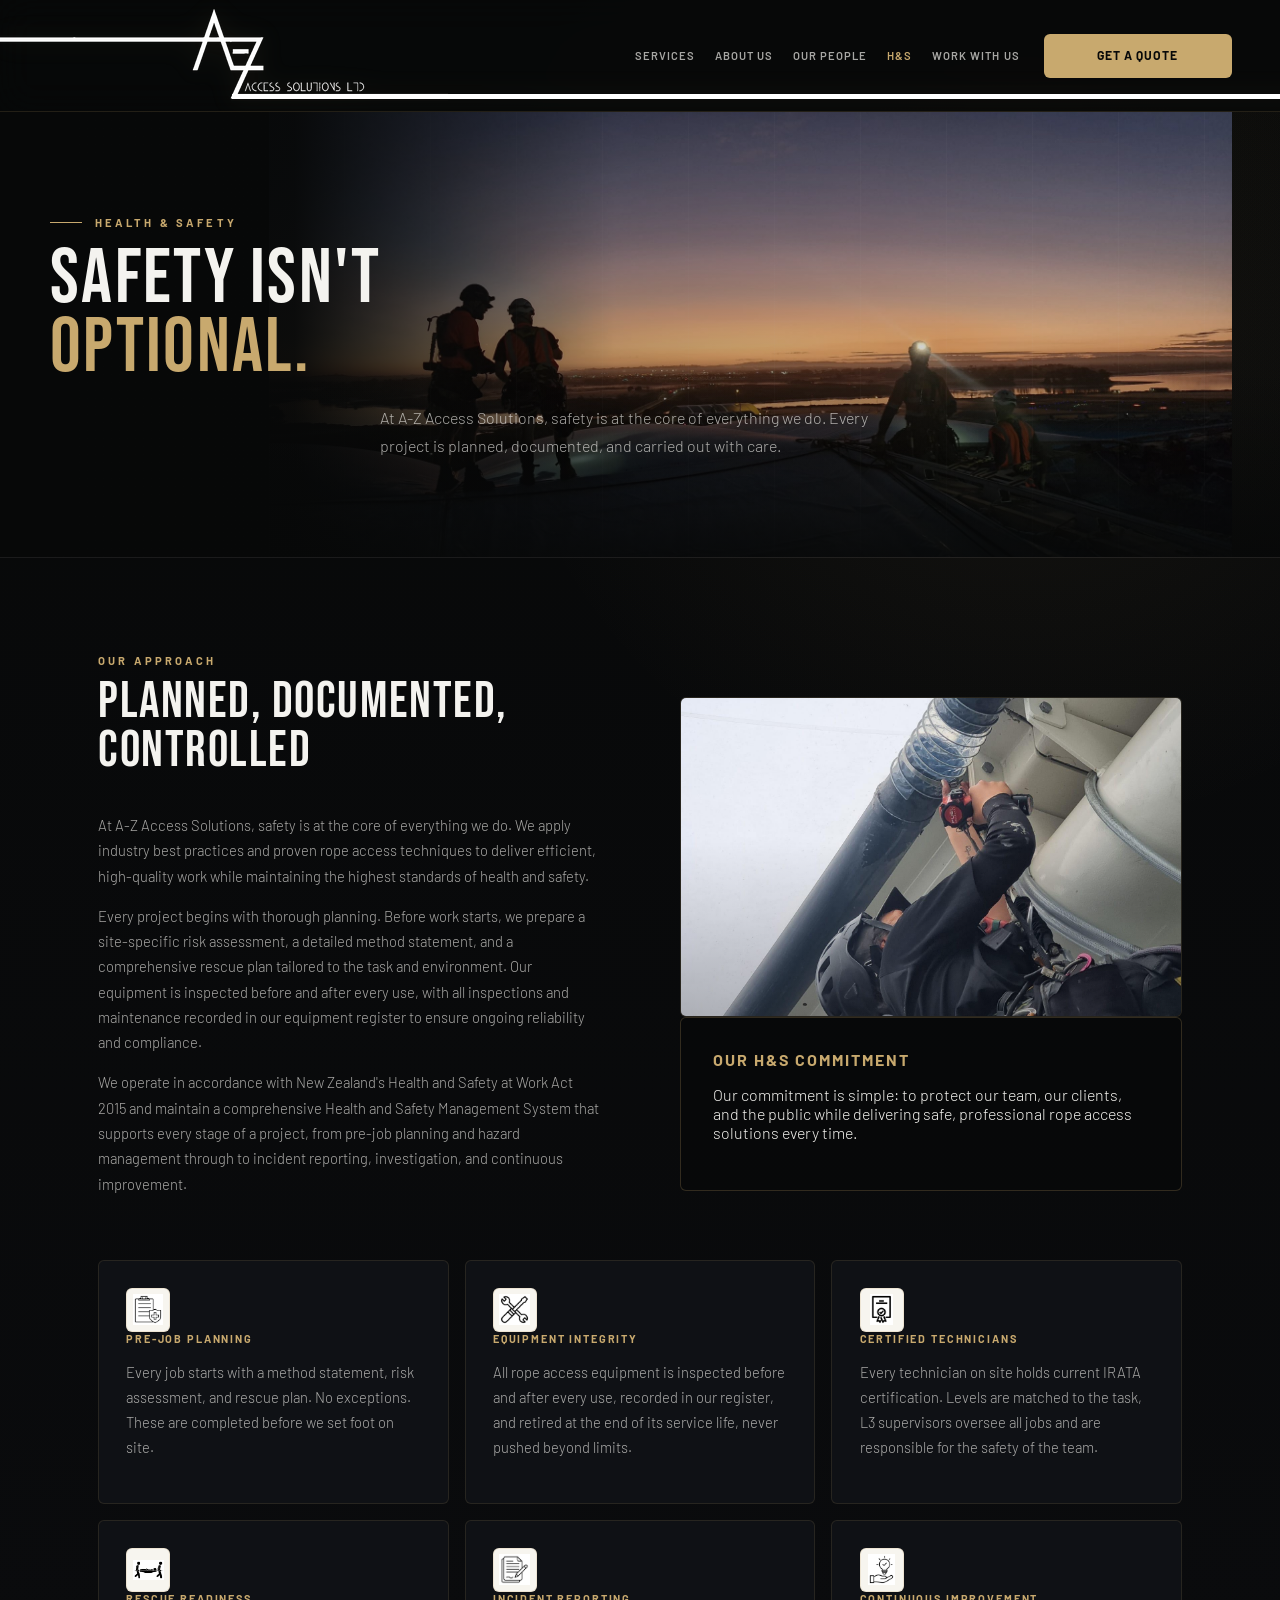
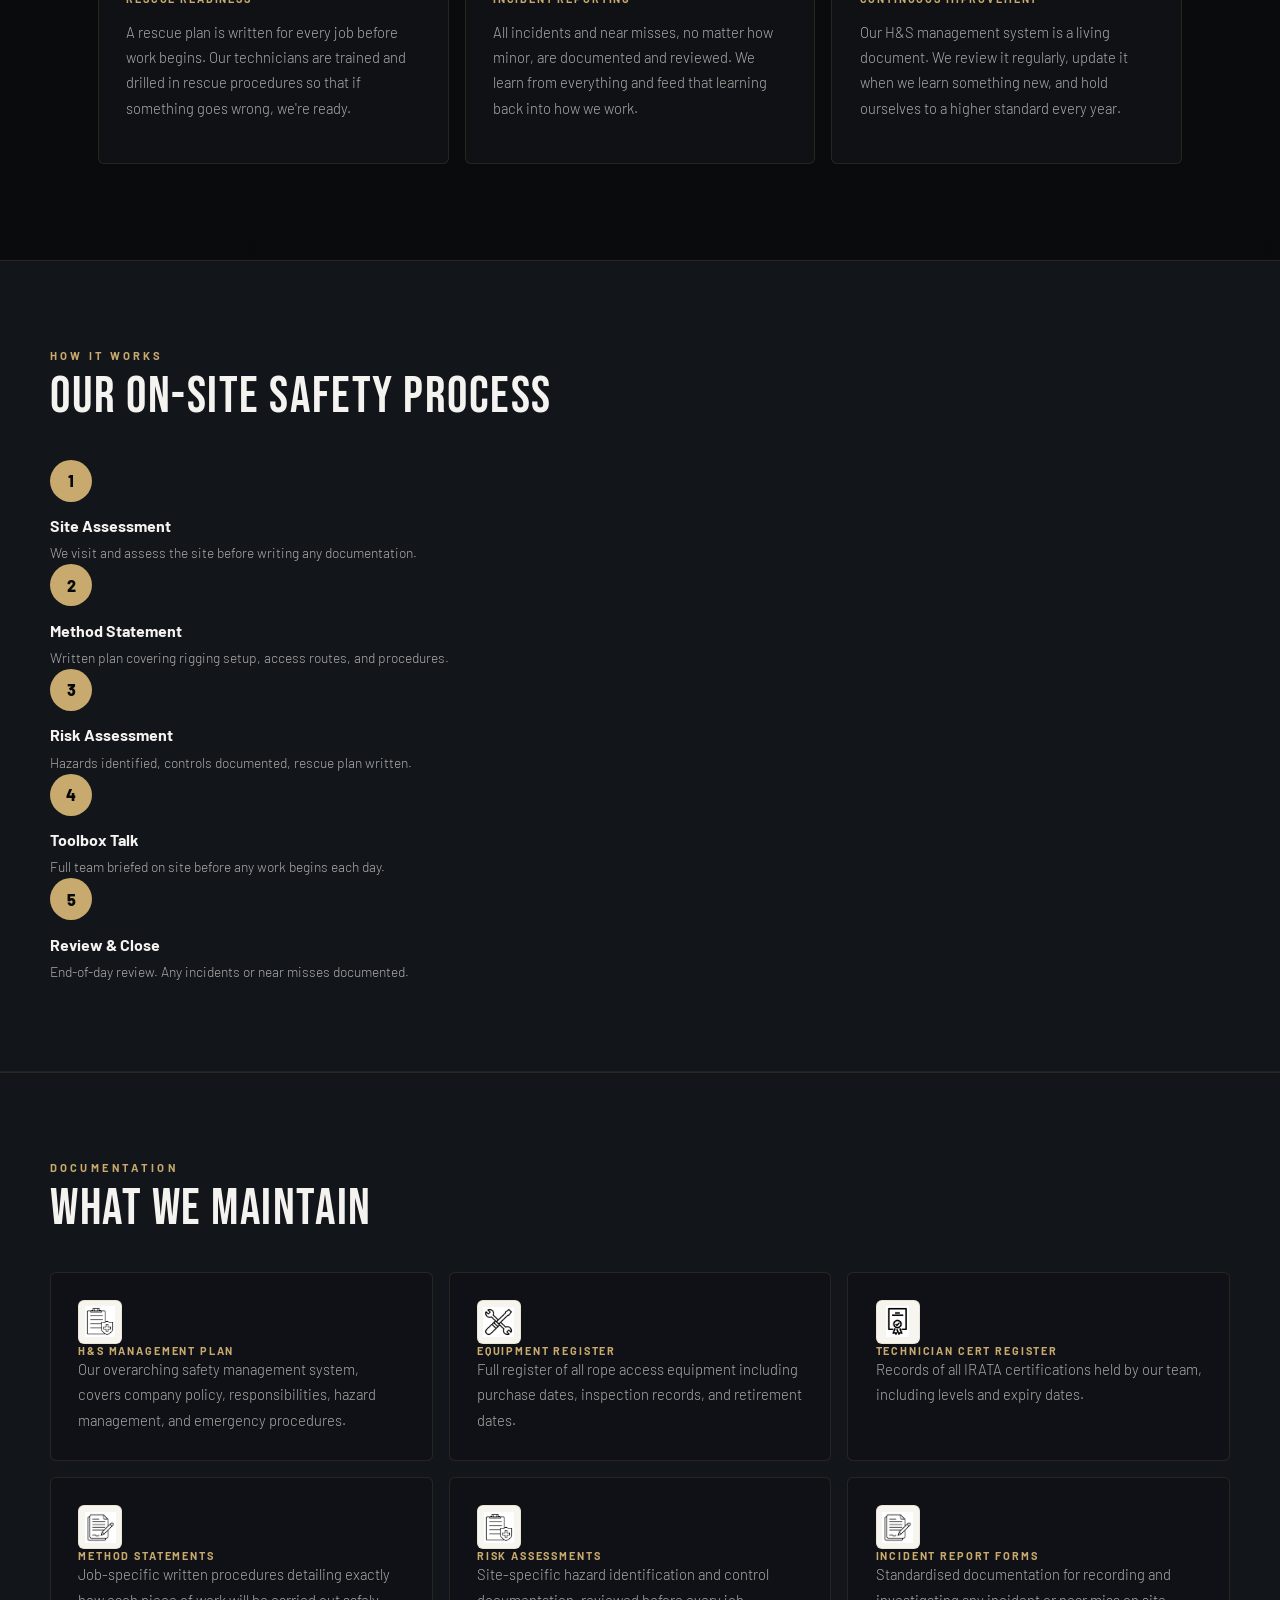
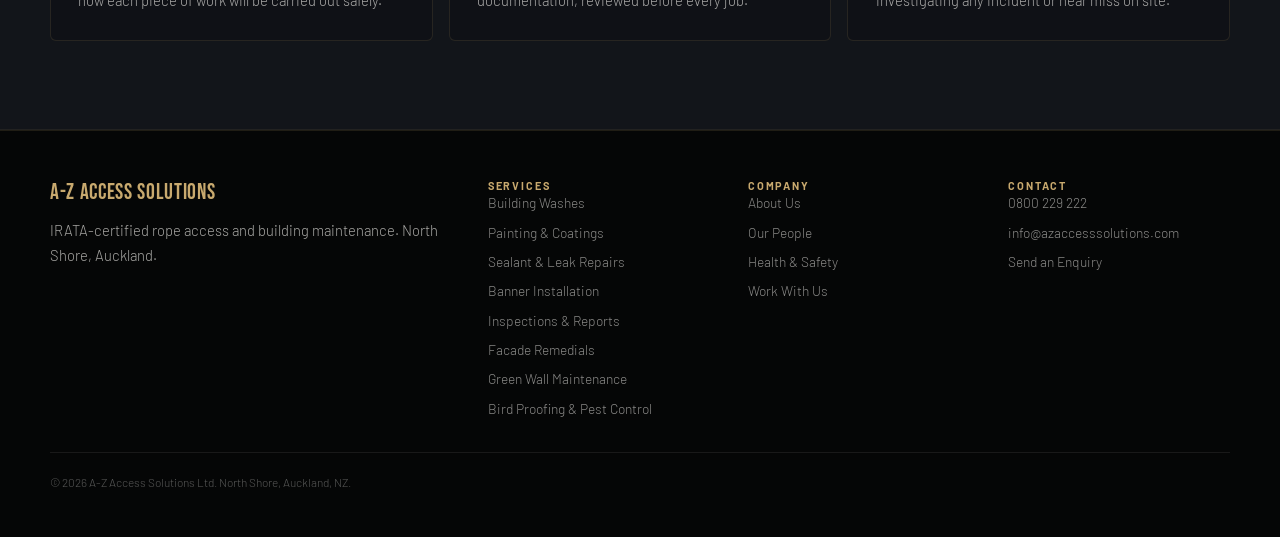
<file: health-safety.html>
<!DOCTYPE html>
<html lang="en">
<head>
  <meta charset="UTF-8" />
  <meta name="viewport" content="width=device-width, initial-scale=1.0" />
  <meta name="description" content="At A-Z Access Solutions, safety is at the core of everything we do, with careful planning, documented controls, and professional rope access practices on every project." />
  <title>Health & Safety | A-Z Access Solutions</title>
  <link rel="preconnect" href="https://fonts.googleapis.com">
  <link rel="preconnect" href="https://fonts.gstatic.com" crossorigin>
  <link href="https://fonts.googleapis.com/css2?family=Bebas+Neue&family=Barlow:ital,wght@0,300;0,400;0,600;0,700;1,300&display=swap" rel="stylesheet">
  <link rel="stylesheet" href="assets/styles.css" />
</head>
<body class="page-health-safety">
  <header class="site-header">
    <a href="index.html" class="brand" aria-label="A-Z Access Solutions home">
      <img class="brand-mark" src="assets/az-logo-header.png" alt="" />
    </a>
    <nav class="site-nav" aria-label="Main navigation">
      <a href="services.html">Services</a>
      <a href="about.html">About Us</a>
      <a href="our-people.html">Our People</a>
      <a href="health-safety.html" class="active">H&S</a>
      <a href="work-with-us.html">Work With Us</a>
    </nav>
    <a href="contact.html" class="nav-cta">Get a Quote</a>
    <button class="menu-button" type="button" aria-label="Open menu" aria-controls="mobile-menu" aria-expanded="false"><span></span></button>
  </header>
  <nav id="mobile-menu" class="mobile-menu" aria-label="Mobile navigation">
      <a href="services.html">Services</a>
      <a href="about.html">About Us</a>
      <a href="our-people.html">Our People</a>
      <a href="health-safety.html" class="active">H&S</a>
      <a href="work-with-us.html">Work With Us</a>
      <a href="contact.html" class="nav-cta">Get a Quote</a>
  </nav>
  <main>
<div class="page-hero photo-hero">
    <div class="page-eyebrow fade-up-1">Health &amp; Safety</div>
    <h1 class="page-title fade-up-2">Safety Isn't<br><span>Optional.</span></h1>
    <p class="page-sub fade-up-3">At A-Z Access Solutions, safety is at the core of everything we do. Every project is planned, documented, and carried out with care.</p>
  </div>

  <section class="hs-section">
    <div class="hs-intro">
      <div>
        <div class="section-eyebrow">Our Approach</div>
        <h2 class="section-title">Planned, Documented, Controlled</h2>
        <p class="hs-body">At A-Z Access Solutions, safety is at the core of everything we do. We apply industry best practices and proven rope access techniques to deliver efficient, high-quality work while maintaining the highest standards of health and safety.</p>
        <p class="hs-body">Every project begins with thorough planning. Before work starts, we prepare a site-specific risk assessment, a detailed method statement, and a comprehensive rescue plan tailored to the task and environment. Our equipment is inspected before and after every use, with all inspections and maintenance recorded in our equipment register to ensure ongoing reliability and compliance.</p>
        <p class="hs-body">We operate in accordance with New Zealand's Health and Safety at Work Act 2015 and maintain a comprehensive Health and Safety Management System that supports every stage of a project, from pre-job planning and hazard management through to incident reporting, investigation, and continuous improvement.</p>
      </div>
      <div>
        <figure class="site-photo hs-photo-card">
          <img src="assets/photos/fb2.jpeg" alt="Rope access technician checking equipment while working at height" />
        </figure>
        <div class="hs-commitment">
          <div class="hs-commitment-title">Our H&S Commitment</div>
          <p>Our commitment is simple: to protect our team, our clients, and the public while delivering safe, professional rope access solutions every time.</p>
        </div>
      </div>
    </div>

    <div class="hs-pillars">
      <div class="hs-pillar"><div class="hs-pillar-icon is-image"><img src="assets/icons/hs/hs-management-risk-assessments.png" alt="" /></div><div class="hs-pillar-name">Pre-Job Planning</div><p class="hs-pillar-desc">Every job starts with a method statement, risk assessment, and rescue plan. No exceptions. These are completed before we set foot on site.</p></div>
      <div class="hs-pillar"><div class="hs-pillar-icon is-image"><img src="assets/icons/hs/equipment-integrity.png" alt="" /></div><div class="hs-pillar-name">Equipment Integrity</div><p class="hs-pillar-desc">All rope access equipment is inspected before and after every use, recorded in our register, and retired at the end of its service life, never pushed beyond limits.</p></div>
      <div class="hs-pillar"><div class="hs-pillar-icon is-image"><img src="assets/icons/hs/certified-technicians.png" alt="" /></div><div class="hs-pillar-name">Certified Technicians</div><p class="hs-pillar-desc">Every technician on site holds current IRATA certification. Levels are matched to the task, L3 supervisors oversee all jobs and are responsible for the safety of the team.</p></div>
      <div class="hs-pillar"><div class="hs-pillar-icon is-image"><img src="assets/icons/hs/rescue-readiness.png" alt="" /></div><div class="hs-pillar-name">Rescue Readiness</div><p class="hs-pillar-desc">A rescue plan is written for every job before work begins. Our technicians are trained and drilled in rescue procedures so that if something goes wrong, we're ready.</p></div>
      <div class="hs-pillar"><div class="hs-pillar-icon is-image"><img src="assets/icons/hs/planning-report-forms.png" alt="" /></div><div class="hs-pillar-name">Incident Reporting</div><p class="hs-pillar-desc">All incidents and near misses, no matter how minor, are documented and reviewed. We learn from everything and feed that learning back into how we work.</p></div>
      <div class="hs-pillar"><div class="hs-pillar-icon is-image"><img src="assets/icons/hs/continuous-improvement.png" alt="" /></div><div class="hs-pillar-name">Continuous Improvement</div><p class="hs-pillar-desc">Our H&S management system is a living document. We review it regularly, update it when we learn something new, and hold ourselves to a higher standard every year.</p></div>
    </div>
  </section>

  <section class="hs-process">
    <div class="section-eyebrow">How It Works</div>
    <h2 class="section-title">Our On-Site Safety Process</h2>
    <div class="process-steps">
      <div class="process-step"><div class="step-dot">1</div><div class="step-name">Site Assessment</div><div class="step-desc">We visit and assess the site before writing any documentation.</div></div>
      <div class="process-step"><div class="step-dot">2</div><div class="step-name">Method Statement</div><div class="step-desc">Written plan covering rigging setup, access routes, and procedures.</div></div>
      <div class="process-step"><div class="step-dot">3</div><div class="step-name">Risk Assessment</div><div class="step-desc">Hazards identified, controls documented, rescue plan written.</div></div>
      <div class="process-step"><div class="step-dot">4</div><div class="step-name">Toolbox Talk</div><div class="step-desc">Full team briefed on site before any work begins each day.</div></div>
      <div class="process-step"><div class="step-dot">5</div><div class="step-name">Review &amp; Close</div><div class="step-desc">End-of-day review. Any incidents or near misses documented.</div></div>
    </div>
  </section>

  <section class="hs-docs">
    <div class="section-eyebrow">Documentation</div>
    <h2 class="section-title">What We Maintain</h2>
    <div class="docs-grid">
      <div class="doc-card"><div class="doc-icon is-image"><img src="assets/icons/hs/hs-management-risk-assessments.png" alt="" /></div><div><div class="doc-name">H&S Management Plan</div><div class="doc-desc">Our overarching safety management system, covers company policy, responsibilities, hazard management, and emergency procedures.</div></div></div>
      <div class="doc-card"><div class="doc-icon is-image"><img src="assets/icons/hs/equipment-integrity.png" alt="" /></div><div><div class="doc-name">Equipment Register</div><div class="doc-desc">Full register of all rope access equipment including purchase dates, inspection records, and retirement dates.</div></div></div>
      <div class="doc-card"><div class="doc-icon is-image"><img src="assets/icons/hs/certified-technicians.png" alt="" /></div><div><div class="doc-name">Technician Cert Register</div><div class="doc-desc">Records of all IRATA certifications held by our team, including levels and expiry dates.</div></div></div>
      <div class="doc-card"><div class="doc-icon is-image"><img src="assets/icons/hs/planning-report-forms.png" alt="" /></div><div><div class="doc-name">Method Statements</div><div class="doc-desc">Job-specific written procedures detailing exactly how each piece of work will be carried out safely.</div></div></div>
      <div class="doc-card"><div class="doc-icon is-image"><img src="assets/icons/hs/hs-management-risk-assessments.png" alt="" /></div><div><div class="doc-name">Risk Assessments</div><div class="doc-desc">Site-specific hazard identification and control documentation, reviewed before every job.</div></div></div>
      <div class="doc-card"><div class="doc-icon is-image"><img src="assets/icons/hs/planning-report-forms.png" alt="" /></div><div><div class="doc-name">Incident Report Forms</div><div class="doc-desc">Standardised documentation for recording and investigating any incident or near miss on site.</div></div></div>
    </div>
  </section>
  </main>
  <footer>
    <div class="footer-inner">
      <div>
        <div class="footer-logo">A-Z Access Solutions</div>
        <div class="footer-tagline">IRATA-certified rope access and building maintenance. North Shore, Auckland.</div>
      </div>
      <div>
        <div class="footer-col-title">Services</div>
        <ul class="footer-links">
          <li><a href="services.html">Building Washes</a></li>
          <li><a href="services.html">Painting &amp; Coatings</a></li>
          <li><a href="services.html">Sealant &amp; Leak Repairs</a></li>
          <li><a href="services.html">Banner Installation</a></li>
          <li><a href="services.html">Inspections &amp; Reports</a></li>
          <li><a href="services.html">Facade Remedials</a></li>
          <li><a href="services.html">Green Wall Maintenance</a></li>
          <li><a href="services.html">Bird Proofing &amp; Pest Control</a></li>
        </ul>
      </div>
      <div>
        <div class="footer-col-title">Company</div>
        <ul class="footer-links">
          <li><a href="about.html">About Us</a></li>
          <li><a href="our-people.html">Our People</a></li>
          <li><a href="health-safety.html">Health &amp; Safety</a></li>
          <li><a href="work-with-us.html">Work With Us</a></li>
        </ul>
      </div>
      <div>
        <div class="footer-col-title">Contact</div>
        <ul class="footer-links">
          <li><a href="tel:0800229222">0800 229 222</a></li>
          <li><a href="mailto:info@azaccesssolutions.com">info@azaccesssolutions.com</a></li>
          <li><a href="contact.html">Send an Enquiry</a></li>
        </ul>
      </div>
    </div>
    <div class="footer-bottom"><div class="footer-copy">&copy; 2026 A-Z Access Solutions Ltd. North Shore, Auckland, NZ.</div></div>
  </footer>
  <script src="assets/site.js"></script>
</body>
</html>
</file>
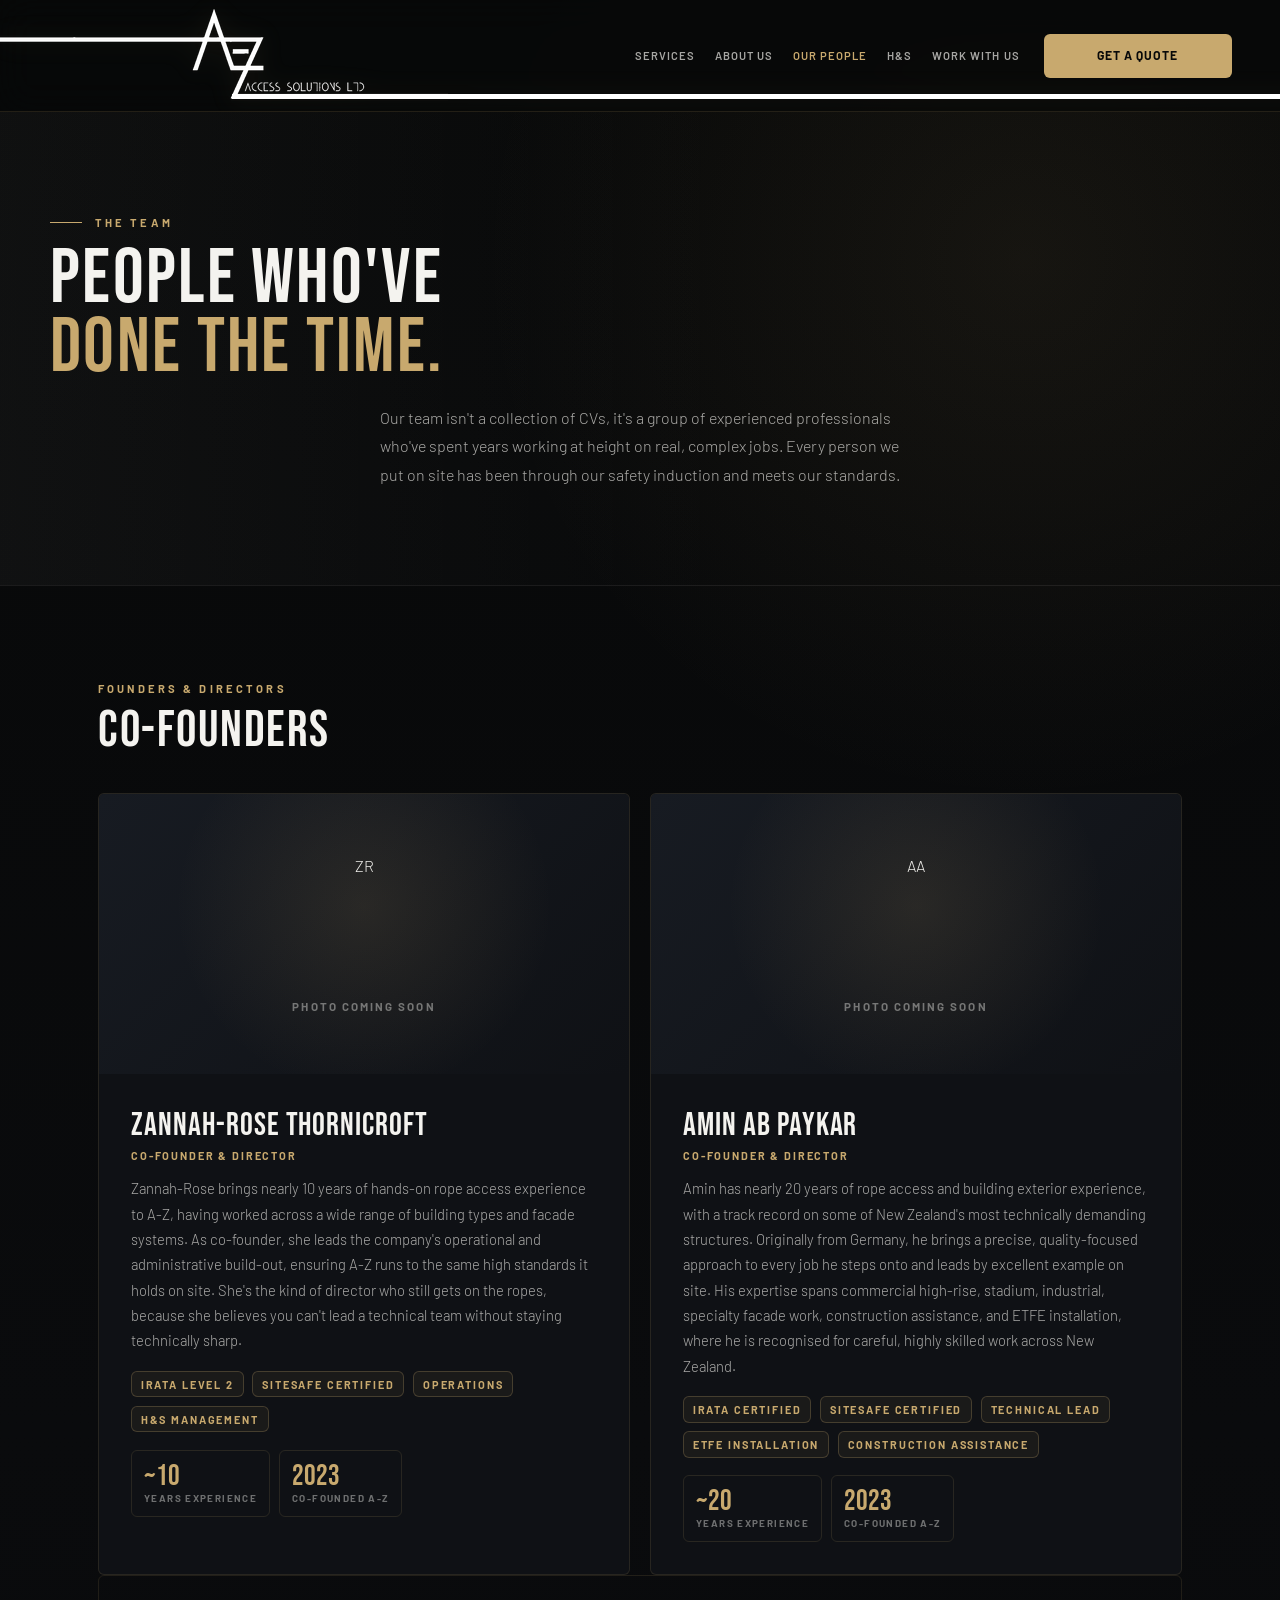
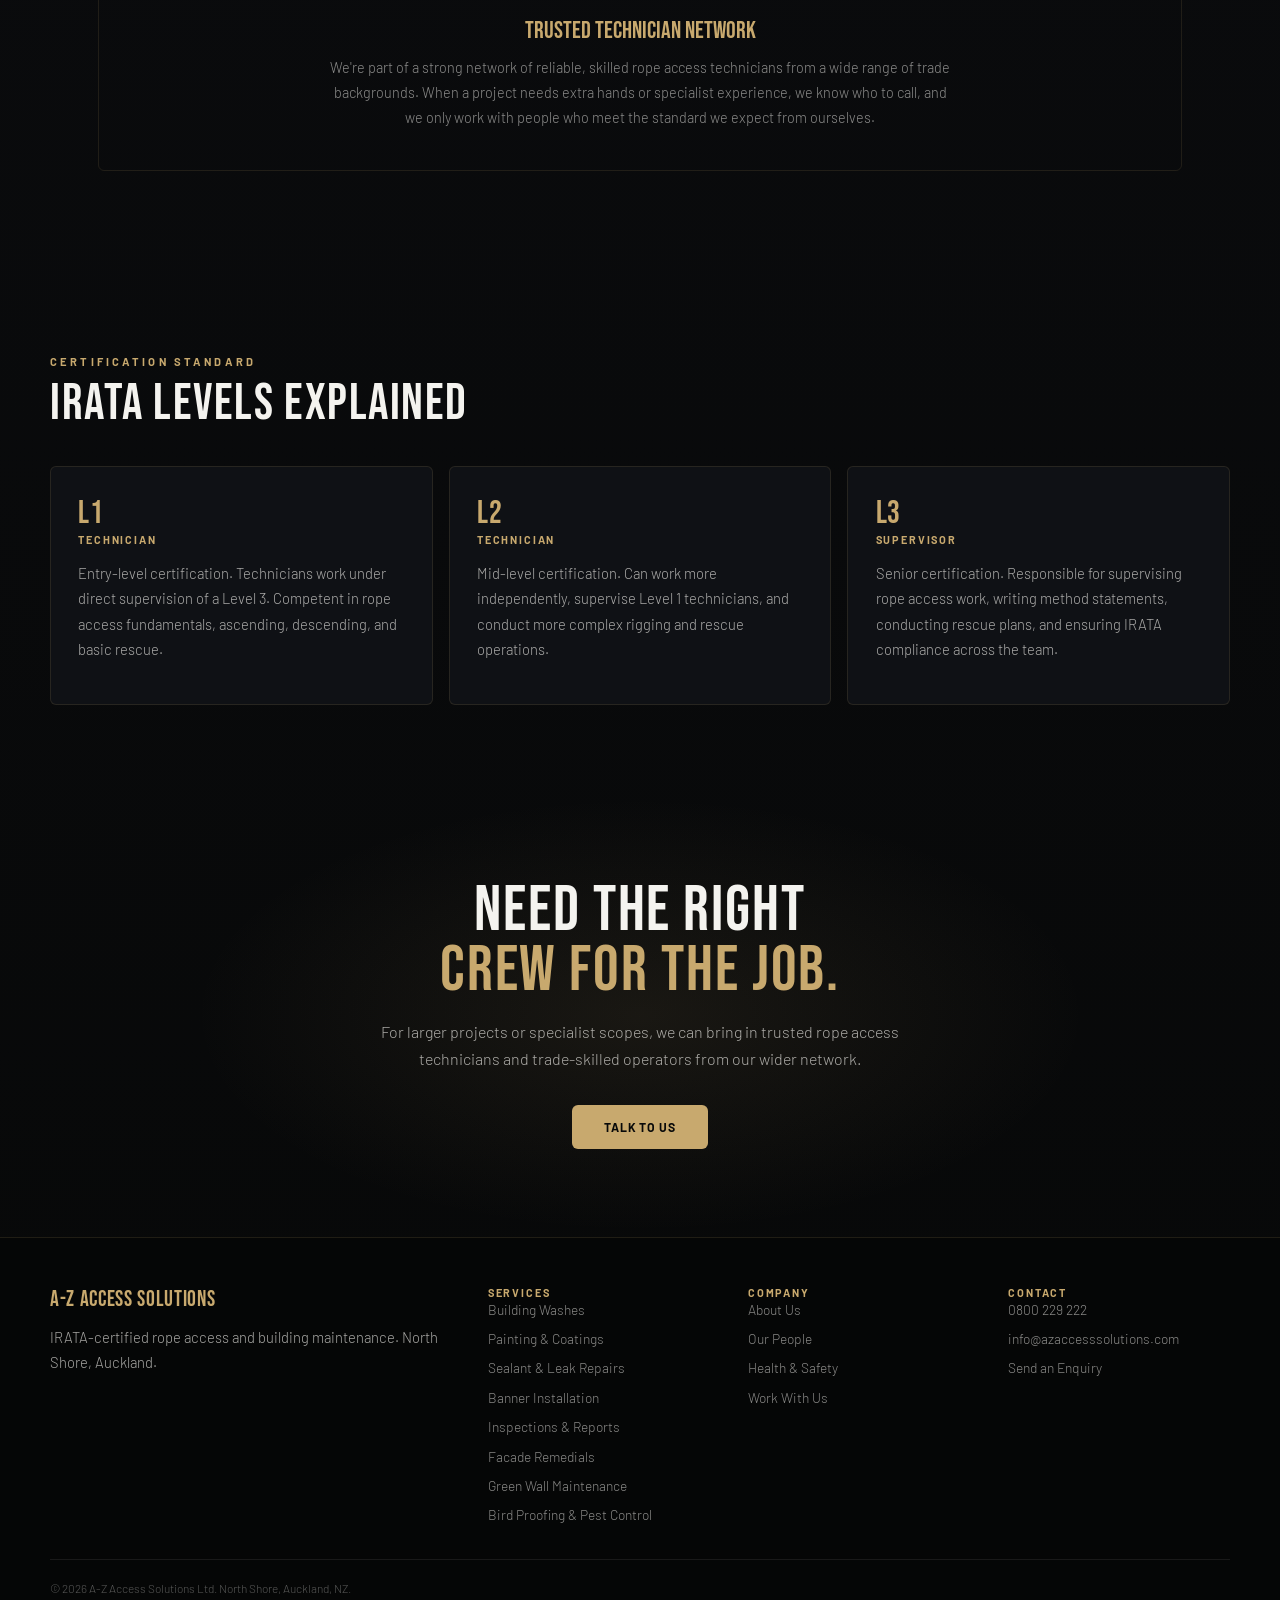
<file: our-people.html>
<!DOCTYPE html>
<html lang="en">
<head>
  <meta charset="UTF-8" />
  <meta name="viewport" content="width=device-width, initial-scale=1.0" />
  <meta name="description" content="Our team isn&apos;t a collection of CVs, it&apos;s a group of experienced professionals who&apos;ve spent years working at height on real, complex jobs. Every person we put on site has been through our safety induction and meets our standards." />
  <title>Our People | A-Z Access Solutions</title>
  <link rel="preconnect" href="https://fonts.googleapis.com">
  <link rel="preconnect" href="https://fonts.gstatic.com" crossorigin>
  <link href="https://fonts.googleapis.com/css2?family=Bebas+Neue&family=Barlow:ital,wght@0,300;0,400;0,600;0,700;1,300&display=swap" rel="stylesheet">
  <link rel="stylesheet" href="assets/styles.css" />
</head>
<body class="page-our-people">
  <header class="site-header">
    <a href="index.html" class="brand" aria-label="A-Z Access Solutions home">
      <img class="brand-mark" src="assets/az-logo-header.png" alt="" />
    </a>
    <nav class="site-nav" aria-label="Main navigation">
      <a href="services.html">Services</a>
      <a href="about.html">About Us</a>
      <a href="our-people.html" class="active">Our People</a>
      <a href="health-safety.html">H&S</a>
      <a href="work-with-us.html">Work With Us</a>
    </nav>
    <a href="contact.html" class="nav-cta">Get a Quote</a>
    <button class="menu-button" type="button" aria-label="Open menu" aria-controls="mobile-menu" aria-expanded="false"><span></span></button>
  </header>
  <nav id="mobile-menu" class="mobile-menu" aria-label="Mobile navigation">
      <a href="services.html">Services</a>
      <a href="about.html">About Us</a>
      <a href="our-people.html" class="active">Our People</a>
      <a href="health-safety.html">H&S</a>
      <a href="work-with-us.html">Work With Us</a>
      <a href="contact.html" class="nav-cta">Get a Quote</a>
  </nav>
  <main>
<div class="page-hero">
    <div class="page-eyebrow fade-up-1">The Team</div>
    <h1 class="page-title fade-up-2">People Who've<br><span>Done the Time.</span></h1>
    <p class="page-sub fade-up-3">Our team isn't a collection of CVs, it's a group of experienced professionals who've spent years working at height on real, complex jobs. Every person we put on site has been through our safety induction and meets our standards.</p>
  </div>

  <section class="people-section">
    <div class="section-eyebrow">Founders &amp; Directors</div>
    <h2 class="section-title">Co-Founders</h2>
    <div class="founders-grid">

      <div class="person-card">
        <div class="person-photo">
          <div class="person-photo-placeholder">ZR</div>
          <div class="photo-label">Photo Coming Soon</div>
        </div>
        <div class="person-info">
          <div class="person-name">Zannah-Rose Thornicroft</div>
          <div class="person-role">Co-Founder &amp; Director</div>
          <p class="person-bio">Zannah-Rose brings nearly 10 years of hands-on rope access experience to A-Z, having worked across a wide range of building types and facade systems. As co-founder, she leads the company's operational and administrative build-out, ensuring A-Z runs to the same high standards it holds on site. She's the kind of director who still gets on the ropes, because she believes you can't lead a technical team without staying technically sharp.</p>
          <div class="person-tags">
            <span class="tag">IRATA Level 2</span>
            <span class="tag">SiteSafe Certified</span>
            <span class="tag">Operations</span>
            <span class="tag">H&amp;S Management</span>
          </div>
          <div class="person-stats">
            <div class="pstat"><div class="pstat-num">~10</div><div class="pstat-label">Years Experience</div></div>
            <div class="pstat"><div class="pstat-num">2023</div><div class="pstat-label">Co-Founded A-Z</div></div>
          </div>
        </div>
      </div>

      <div class="person-card">
        <div class="person-photo">
          <div class="person-photo-placeholder">AA</div>
          <div class="photo-label">Photo Coming Soon</div>
        </div>
        <div class="person-info">
          <div class="person-name">Amin Ab Paykar</div>
          <div class="person-role">Co-Founder &amp; Director</div>
          <p class="person-bio">Amin has nearly 20 years of rope access and building exterior experience, with a track record on some of New Zealand's most technically demanding structures. Originally from Germany, he brings a precise, quality-focused approach to every job he steps onto and leads by excellent example on site. His expertise spans commercial high-rise, stadium, industrial, specialty facade work, construction assistance, and ETFE installation, where he is recognised for careful, highly skilled work across New Zealand.</p>
          <div class="person-tags">
            <span class="tag">IRATA Certified</span>
            <span class="tag">SiteSafe Certified</span>
            <span class="tag">Technical Lead</span>
            <span class="tag">ETFE Installation</span>
            <span class="tag">Construction Assistance</span>
          </div>
          <div class="person-stats">
            <div class="pstat"><div class="pstat-num">~20</div><div class="pstat-label">Years Experience</div></div>
            <div class="pstat"><div class="pstat-num">2023</div><div class="pstat-label">Co-Founded A-Z</div></div>
          </div>
        </div>
      </div>

    </div>

    <div style="background: var(--steel); border: 1px solid rgba(200,169,110,0.12); border-radius: var(--radius); padding: 2.5rem; text-align:center;">
      <div style="font-family:'Bebas Neue',sans-serif; font-size:1.5rem; margin-bottom:0.6rem; color:var(--gold);">Trusted Technician Network</div>
      <p style="font-size:0.9rem; opacity:0.55; line-height:1.75; max-width:620px; margin: 0 auto;">We're part of a strong network of reliable, skilled rope access technicians from a wide range of trade backgrounds. When a project needs extra hands or specialist experience, we know who to call, and we only work with people who meet the standard we expect from ourselves.</p>
    </div>
  </section>

  <section class="irata-section">
    <div class="section-eyebrow">Certification Standard</div>
    <h2 class="section-title">IRATA Levels Explained</h2>
    <div class="irata-grid">
      <div class="irata-card">
        <div class="irata-level">L1</div>
        <div class="irata-name">Technician</div>
        <p class="irata-desc">Entry-level certification. Technicians work under direct supervision of a Level 3. Competent in rope access fundamentals, ascending, descending, and basic rescue.</p>
      </div>
      <div class="irata-card">
        <div class="irata-level">L2</div>
        <div class="irata-name">Technician</div>
        <p class="irata-desc">Mid-level certification. Can work more independently, supervise Level 1 technicians, and conduct more complex rigging and rescue operations.</p>
      </div>
      <div class="irata-card">
        <div class="irata-level">L3</div>
        <div class="irata-name">Supervisor</div>
        <p class="irata-desc">Senior certification. Responsible for supervising rope access work, writing method statements, conducting rescue plans, and ensuring IRATA compliance across the team.</p>
      </div>
    </div>
  </section>

  <div class="join-strip">
    <h2>Need the Right<br><span>Crew for the Job.</span></h2>
    <p>For larger projects or specialist scopes, we can bring in trusted rope access technicians and trade-skilled operators from our wider network.</p>
    <a href="contact.html" class="btn-primary">Talk to Us</a>
  </div>
  </main>
  <footer>
    <div class="footer-inner">
      <div>
        <div class="footer-logo">A-Z Access Solutions</div>
        <div class="footer-tagline">IRATA-certified rope access and building maintenance. North Shore, Auckland.</div>
      </div>
      <div>
        <div class="footer-col-title">Services</div>
        <ul class="footer-links">
          <li><a href="services.html">Building Washes</a></li>
          <li><a href="services.html">Painting &amp; Coatings</a></li>
          <li><a href="services.html">Sealant &amp; Leak Repairs</a></li>
          <li><a href="services.html">Banner Installation</a></li>
          <li><a href="services.html">Inspections &amp; Reports</a></li>
          <li><a href="services.html">Facade Remedials</a></li>
          <li><a href="services.html">Green Wall Maintenance</a></li>
          <li><a href="services.html">Bird Proofing &amp; Pest Control</a></li>
        </ul>
      </div>
      <div>
        <div class="footer-col-title">Company</div>
        <ul class="footer-links">
          <li><a href="about.html">About Us</a></li>
          <li><a href="our-people.html">Our People</a></li>
          <li><a href="health-safety.html">Health &amp; Safety</a></li>
          <li><a href="work-with-us.html">Work With Us</a></li>
        </ul>
      </div>
      <div>
        <div class="footer-col-title">Contact</div>
        <ul class="footer-links">
          <li><a href="tel:0800229222">0800 229 222</a></li>
          <li><a href="mailto:info@azaccesssolutions.com">info@azaccesssolutions.com</a></li>
          <li><a href="contact.html">Send an Enquiry</a></li>
        </ul>
      </div>
    </div>
    <div class="footer-bottom"><div class="footer-copy">&copy; 2026 A-Z Access Solutions Ltd. North Shore, Auckland, NZ.</div></div>
  </footer>
  <script src="assets/site.js"></script>
</body>
</html>
</file>
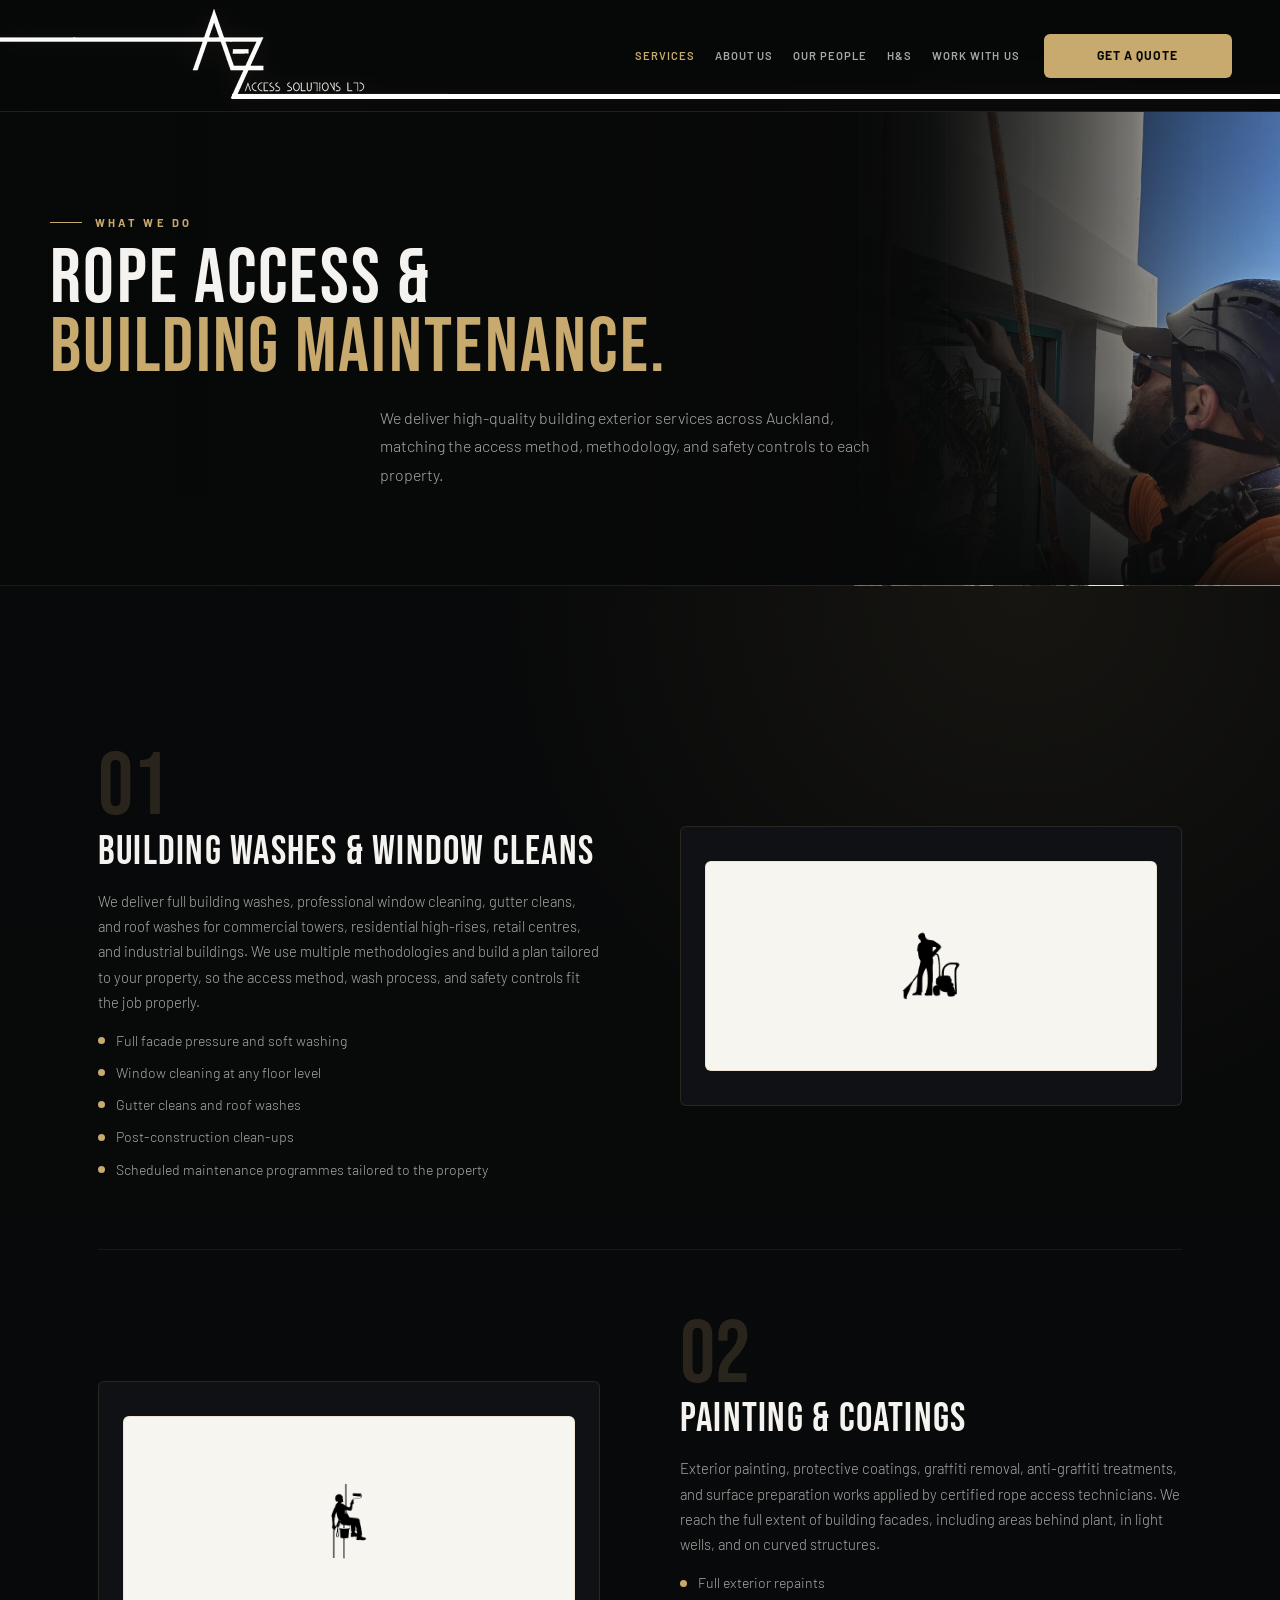
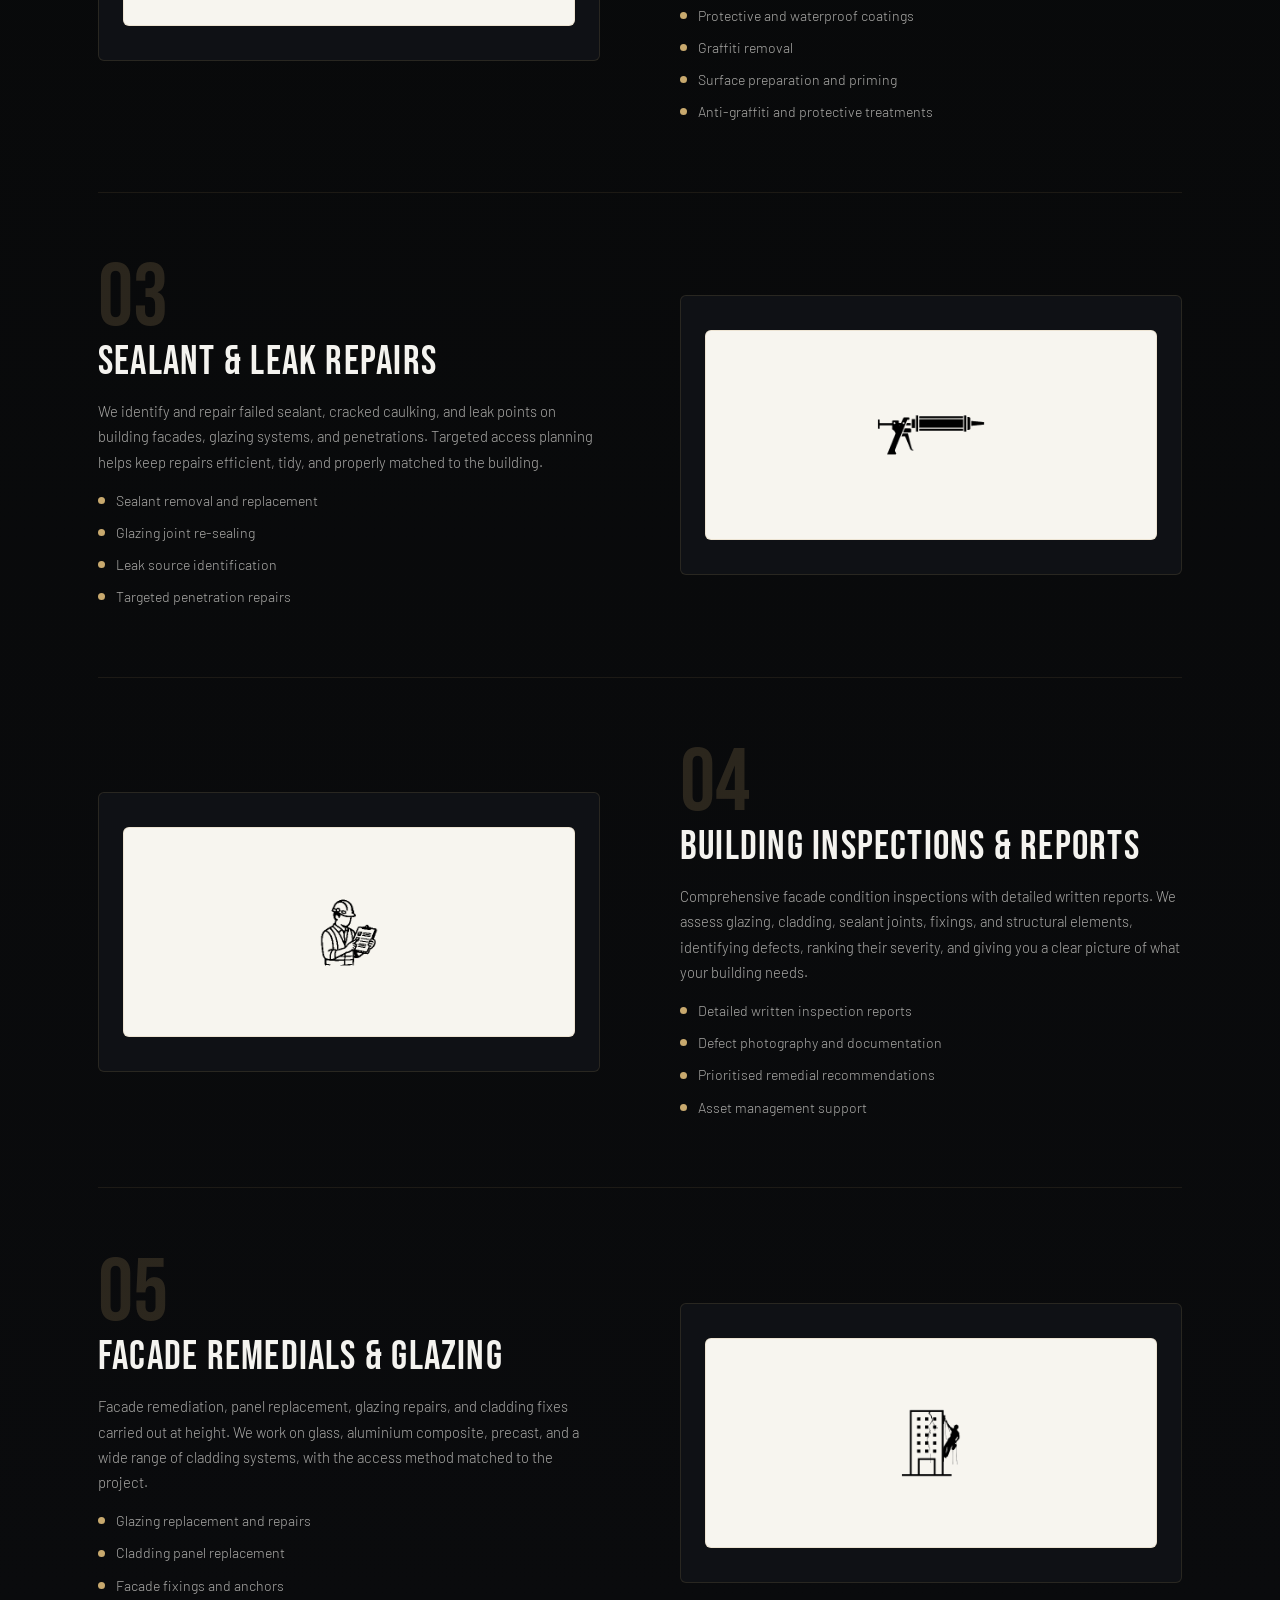
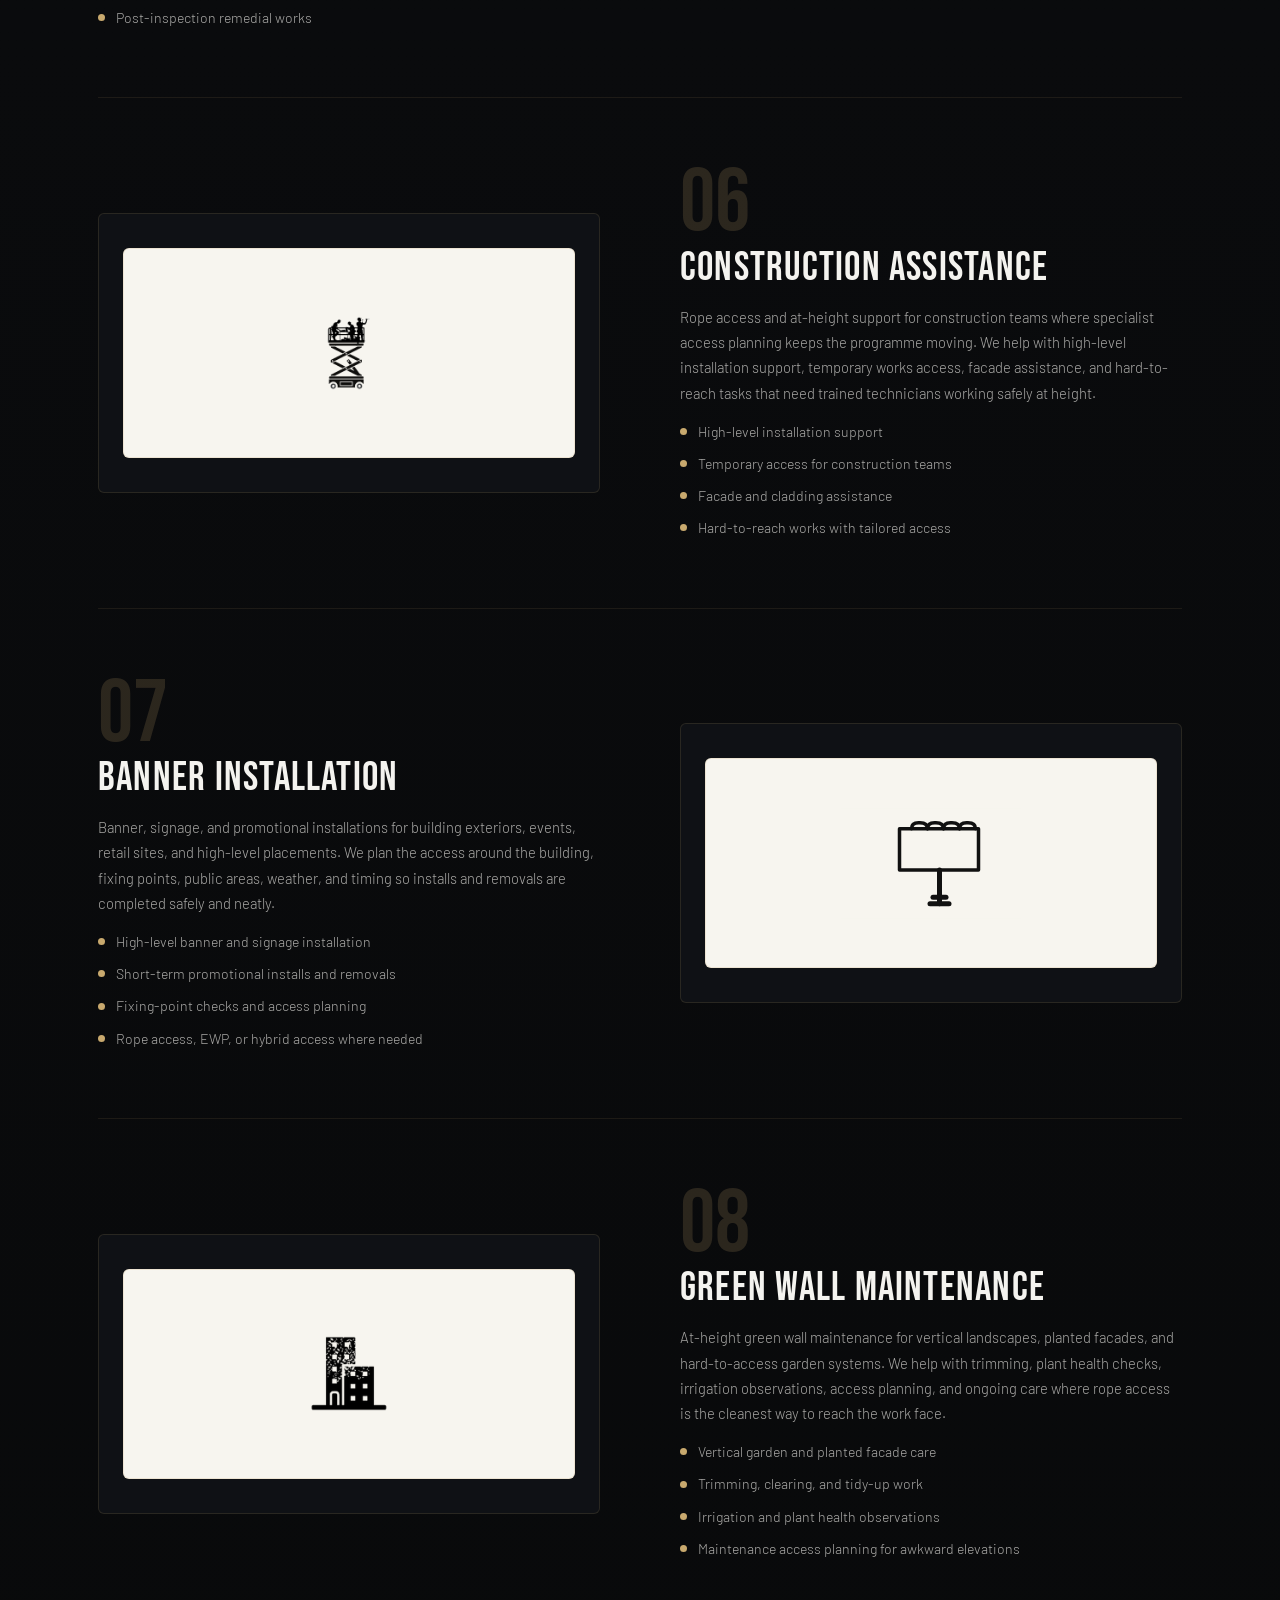
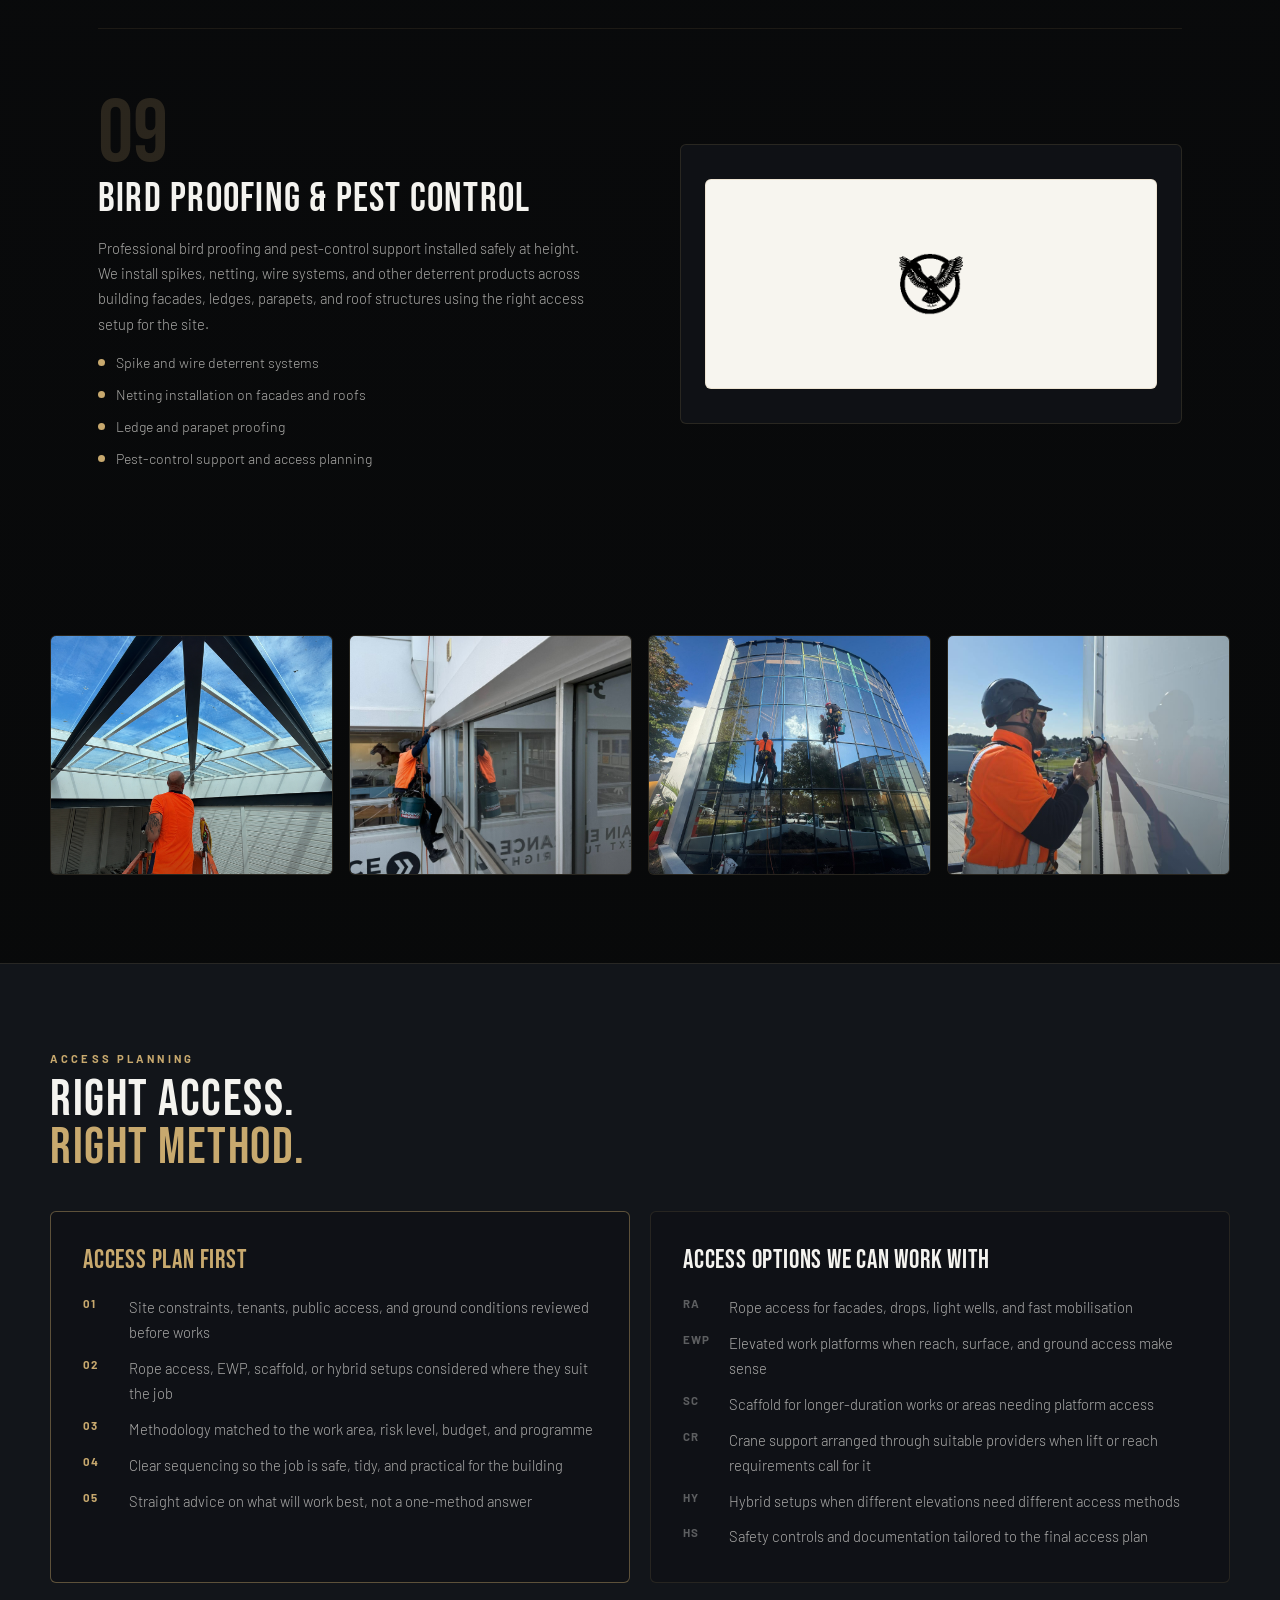
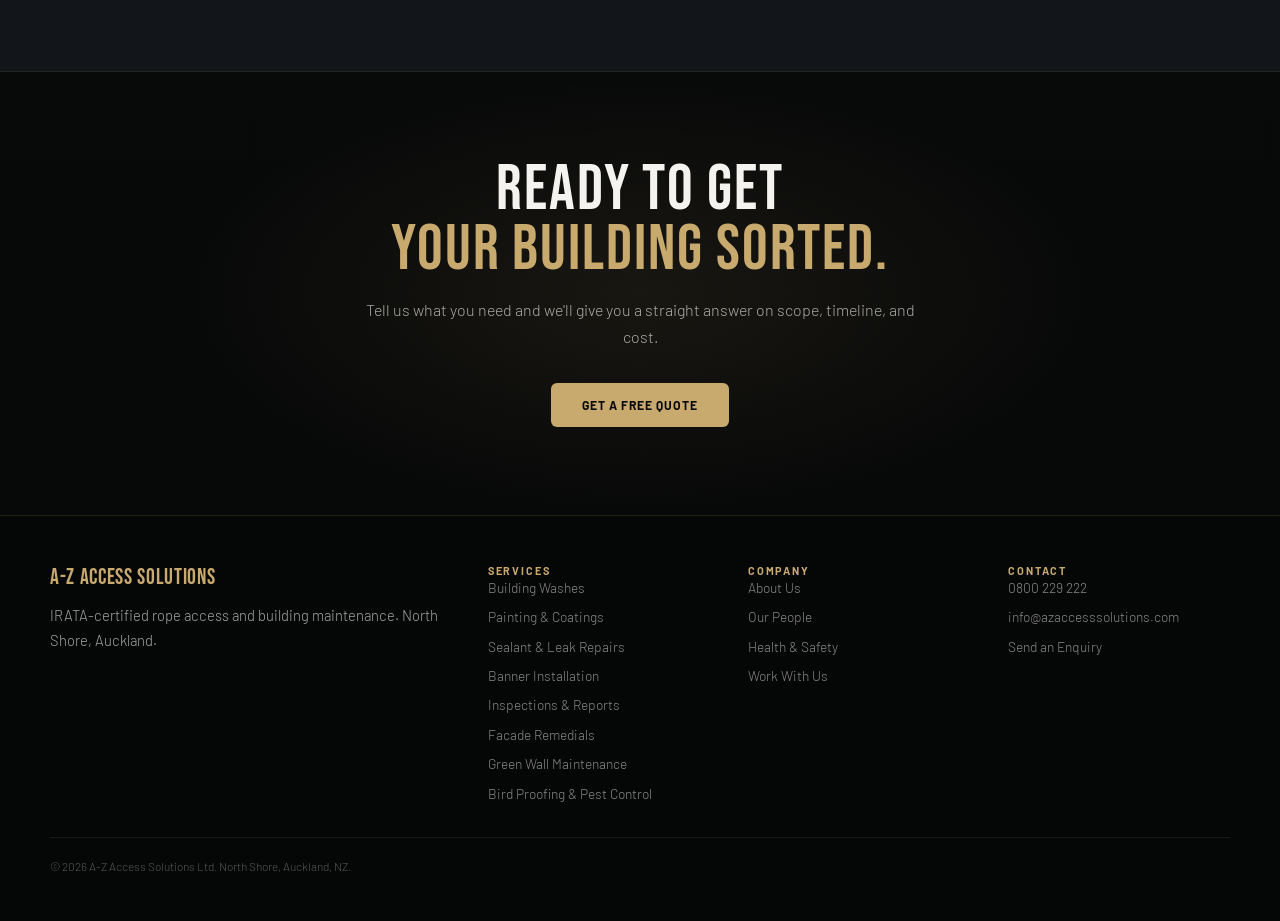
<file: services.html>
<!DOCTYPE html>
<html lang="en">
<head>
  <meta charset="UTF-8" />
  <meta name="viewport" content="width=device-width, initial-scale=1.0" />
  <meta name="description" content="We deliver high-quality building exterior services across Auckland with access planning tailored to each property, project, and safety requirement." />
  <title>Services | A-Z Access Solutions</title>
  <link rel="preconnect" href="https://fonts.googleapis.com">
  <link rel="preconnect" href="https://fonts.gstatic.com" crossorigin>
  <link href="https://fonts.googleapis.com/css2?family=Bebas+Neue&family=Barlow:ital,wght@0,300;0,400;0,600;0,700;1,300&display=swap" rel="stylesheet">
  <link rel="stylesheet" href="assets/styles.css" />
</head>
<body class="page-services">
  <header class="site-header">
    <a href="index.html" class="brand" aria-label="A-Z Access Solutions home">
      <img class="brand-mark" src="assets/az-logo-header.png" alt="" />
    </a>
    <nav class="site-nav" aria-label="Main navigation">
      <a href="services.html" class="active">Services</a>
      <a href="about.html">About Us</a>
      <a href="our-people.html">Our People</a>
      <a href="health-safety.html">H&S</a>
      <a href="work-with-us.html">Work With Us</a>
    </nav>
    <a href="contact.html" class="nav-cta">Get a Quote</a>
    <button class="menu-button" type="button" aria-label="Open menu" aria-controls="mobile-menu" aria-expanded="false"><span></span></button>
  </header>
  <nav id="mobile-menu" class="mobile-menu" aria-label="Mobile navigation">
      <a href="services.html" class="active">Services</a>
      <a href="about.html">About Us</a>
      <a href="our-people.html">Our People</a>
      <a href="health-safety.html">H&S</a>
      <a href="work-with-us.html">Work With Us</a>
      <a href="contact.html" class="nav-cta">Get a Quote</a>
  </nav>
  <main>
<div class="page-hero photo-hero">
    <div class="page-eyebrow fade-up-1">What We Do</div>
    <h1 class="page-title fade-up-2">Rope Access &amp;<br><span>Building Maintenance.</span></h1>
    <p class="page-sub fade-up-3">We deliver high-quality building exterior services across Auckland, matching the access method, methodology, and safety controls to each property.</p>
  </div>

  <section class="services-section">

    <div class="service-block">
      <div>
        <div class="service-num">01</div>
        <div class="service-name">Building Washes &amp; Window Cleans</div>
        <p class="service-body">We deliver full building washes, professional window cleaning, gutter cleans, and roof washes for commercial towers, residential high-rises, retail centres, and industrial buildings. We use multiple methodologies and build a plan tailored to your property, so the access method, wash process, and safety controls fit the job properly.</p>
        <div class="service-features">
          <div class="service-feature">Full facade pressure and soft washing</div>
          <div class="service-feature">Window cleaning at any floor level</div>
          <div class="service-feature">Gutter cleans and roof washes</div>
          <div class="service-feature">Post-construction clean-ups</div>
          <div class="service-feature">Scheduled maintenance programmes tailored to the property</div>
        </div>
      </div>
      <div class="service-visual"><div class="service-visual-icon is-image"><img src="assets/icons/building-washes-window-cleans.png" alt="" /></div></div>
    </div>

    <div class="service-block reverse">
      <div>
        <div class="service-num">02</div>
        <div class="service-name">Painting &amp; Coatings</div>
        <p class="service-body">Exterior painting, protective coatings, graffiti removal, anti-graffiti treatments, and surface preparation works applied by certified rope access technicians. We reach the full extent of building facades, including areas behind plant, in light wells, and on curved structures.</p>
        <div class="service-features">
          <div class="service-feature">Full exterior repaints</div>
          <div class="service-feature">Protective and waterproof coatings</div>
          <div class="service-feature">Graffiti removal</div>
          <div class="service-feature">Surface preparation and priming</div>
          <div class="service-feature">Anti-graffiti and protective treatments</div>
        </div>
      </div>
      <div class="service-visual"><div class="service-visual-icon is-image"><img src="assets/icons/painting-coatings.png" alt="" /></div></div>
    </div>

    <div class="service-block">
      <div>
        <div class="service-num">03</div>
        <div class="service-name">Sealant &amp; Leak Repairs</div>
        <p class="service-body">We identify and repair failed sealant, cracked caulking, and leak points on building facades, glazing systems, and penetrations. Targeted access planning helps keep repairs efficient, tidy, and properly matched to the building.</p>
        <div class="service-features">
          <div class="service-feature">Sealant removal and replacement</div>
          <div class="service-feature">Glazing joint re-sealing</div>
          <div class="service-feature">Leak source identification</div>
          <div class="service-feature">Targeted penetration repairs</div>
        </div>
      </div>
      <div class="service-visual"><div class="service-visual-icon is-image"><img src="assets/icons/sealant-leak-repairs.png" alt="" /></div></div>
    </div>

    <div class="service-block reverse">
      <div>
        <div class="service-num">04</div>
        <div class="service-name">Building Inspections &amp; Reports</div>
        <p class="service-body">Comprehensive facade condition inspections with detailed written reports. We assess glazing, cladding, sealant joints, fixings, and structural elements, identifying defects, ranking their severity, and giving you a clear picture of what your building needs.</p>
        <div class="service-features">
          <div class="service-feature">Detailed written inspection reports</div>
          <div class="service-feature">Defect photography and documentation</div>
          <div class="service-feature">Prioritised remedial recommendations</div>
          <div class="service-feature">Asset management support</div>
        </div>
      </div>
      <div class="service-visual"><div class="service-visual-icon is-image"><img src="assets/icons/building-inspections-reports.png" alt="" /></div></div>
    </div>

    <div class="service-block">
      <div>
        <div class="service-num">05</div>
        <div class="service-name">Facade Remedials &amp; Glazing</div>
        <p class="service-body">Facade remediation, panel replacement, glazing repairs, and cladding fixes carried out at height. We work on glass, aluminium composite, precast, and a wide range of cladding systems, with the access method matched to the project.</p>
        <div class="service-features">
          <div class="service-feature">Glazing replacement and repairs</div>
          <div class="service-feature">Cladding panel replacement</div>
          <div class="service-feature">Facade fixings and anchors</div>
          <div class="service-feature">Post-inspection remedial works</div>
        </div>
      </div>
      <div class="service-visual"><div class="service-visual-icon is-image"><img src="assets/icons/facade-remedials-glazing.png" alt="" /></div></div>
    </div>

    <div class="service-block reverse">
      <div>
        <div class="service-num">06</div>
        <div class="service-name">Construction Assistance</div>
        <p class="service-body">Rope access and at-height support for construction teams where specialist access planning keeps the programme moving. We help with high-level installation support, temporary works access, facade assistance, and hard-to-reach tasks that need trained technicians working safely at height.</p>
        <div class="service-features">
          <div class="service-feature">High-level installation support</div>
          <div class="service-feature">Temporary access for construction teams</div>
          <div class="service-feature">Facade and cladding assistance</div>
          <div class="service-feature">Hard-to-reach works with tailored access</div>
        </div>
      </div>
      <div class="service-visual"><div class="service-visual-icon is-image"><img src="assets/icons/construction-assistance.png" alt="" /></div></div>
    </div>

    <div class="service-block">
      <div>
        <div class="service-num">07</div>
        <div class="service-name">Banner Installation</div>
        <p class="service-body">Banner, signage, and promotional installations for building exteriors, events, retail sites, and high-level placements. We plan the access around the building, fixing points, public areas, weather, and timing so installs and removals are completed safely and neatly.</p>
        <div class="service-features">
          <div class="service-feature">High-level banner and signage installation</div>
          <div class="service-feature">Short-term promotional installs and removals</div>
          <div class="service-feature">Fixing-point checks and access planning</div>
          <div class="service-feature">Rope access, EWP, or hybrid access where needed</div>
        </div>
      </div>
      <div class="service-visual"><div class="service-visual-icon is-image"><img src="assets/icons/banner-installation.svg" alt="" /></div></div>
    </div>

    <div class="service-block reverse">
      <div>
        <div class="service-num">08</div>
        <div class="service-name">Green Wall Maintenance</div>
        <p class="service-body">At-height green wall maintenance for vertical landscapes, planted facades, and hard-to-access garden systems. We help with trimming, plant health checks, irrigation observations, access planning, and ongoing care where rope access is the cleanest way to reach the work face.</p>
        <div class="service-features">
          <div class="service-feature">Vertical garden and planted facade care</div>
          <div class="service-feature">Trimming, clearing, and tidy-up work</div>
          <div class="service-feature">Irrigation and plant health observations</div>
          <div class="service-feature">Maintenance access planning for awkward elevations</div>
        </div>
      </div>
      <div class="service-visual"><div class="service-visual-icon is-image"><img src="assets/icons/green-wall-maintenance.png" alt="" /></div></div>
    </div>

    <div class="service-block">
      <div>
        <div class="service-num">09</div>
        <div class="service-name">Bird Proofing &amp; Pest Control</div>
        <p class="service-body">Professional bird proofing and pest-control support installed safely at height. We install spikes, netting, wire systems, and other deterrent products across building facades, ledges, parapets, and roof structures using the right access setup for the site.</p>
        <div class="service-features">
          <div class="service-feature">Spike and wire deterrent systems</div>
          <div class="service-feature">Netting installation on facades and roofs</div>
          <div class="service-feature">Ledge and parapet proofing</div>
          <div class="service-feature">Pest-control support and access planning</div>
        </div>
      </div>
      <div class="service-visual"><div class="service-visual-icon is-image"><img src="assets/icons/bird-deterrent-proofing.png" alt="" /></div></div>
    </div>

  </section>

  <section class="service-photo-row" aria-label="Service work photos">
    <figure class="site-photo">
      <img src="assets/photos/Aceilingclean2.jpeg" alt="Technicians completing ceiling access work" />
    </figure>
    <figure class="site-photo">
      <img src="assets/photos/Apaint2.jpeg" alt="Rope access technician painting an exterior facade" />
    </figure>
    <figure class="site-photo">
      <img src="assets/photos/Awindowseal.jpeg" alt="Rope access team sealing windows on a glass facade" />
    </figure>
    <figure class="site-photo">
      <img src="assets/photos/sealant hangar 4.jpeg" alt="Technician applying sealant on an airport hangar facade" />
    </figure>
  </section>

  <section class="why-rope">
    <div class="section-eyebrow">Access Planning</div>
    <h2 class="section-title">Right Access.<br><span>Right Method.</span></h2>
    <div class="comparison-grid">
      <div class="comp-card highlight">
        <div class="comp-title"><span>Access Plan First</span></div>
        <div class="comp-list">
          <div class="comp-item"><span class="comp-tick">01</span><span class="comp-item-text">Site constraints, tenants, public access, and ground conditions reviewed before works</span></div>
          <div class="comp-item"><span class="comp-tick">02</span><span class="comp-item-text">Rope access, EWP, scaffold, or hybrid setups considered where they suit the job</span></div>
          <div class="comp-item"><span class="comp-tick">03</span><span class="comp-item-text">Methodology matched to the work area, risk level, budget, and programme</span></div>
          <div class="comp-item"><span class="comp-tick">04</span><span class="comp-item-text">Clear sequencing so the job is safe, tidy, and practical for the building</span></div>
          <div class="comp-item"><span class="comp-tick">05</span><span class="comp-item-text">Straight advice on what will work best, not a one-method answer</span></div>
        </div>
      </div>
      <div class="comp-card">
        <div class="comp-title">Access Options We Can Work With</div>
        <div class="comp-list">
          <div class="comp-item"><span class="comp-cross">RA</span><span class="comp-item-text">Rope access for facades, drops, light wells, and fast mobilisation</span></div>
          <div class="comp-item"><span class="comp-cross">EWP</span><span class="comp-item-text">Elevated work platforms when reach, surface, and ground access make sense</span></div>
          <div class="comp-item"><span class="comp-cross">SC</span><span class="comp-item-text">Scaffold for longer-duration works or areas needing platform access</span></div>
          <div class="comp-item"><span class="comp-cross">CR</span><span class="comp-item-text">Crane support arranged through suitable providers when lift or reach requirements call for it</span></div>
          <div class="comp-item"><span class="comp-cross">HY</span><span class="comp-item-text">Hybrid setups when different elevations need different access methods</span></div>
          <div class="comp-item"><span class="comp-cross">HS</span><span class="comp-item-text">Safety controls and documentation tailored to the final access plan</span></div>
        </div>
      </div>
    </div>
  </section>

  <div class="cta-strip">
    <h2>Ready to Get<br><span>Your Building Sorted.</span></h2>
    <p>Tell us what you need and we'll give you a straight answer on scope, timeline, and cost.</p>
    <a href="contact.html" class="btn-primary">Get a Free Quote</a>
  </div>
  </main>
  <footer>
    <div class="footer-inner">
      <div>
        <div class="footer-logo">A-Z Access Solutions</div>
        <div class="footer-tagline">IRATA-certified rope access and building maintenance. North Shore, Auckland.</div>
      </div>
      <div>
        <div class="footer-col-title">Services</div>
        <ul class="footer-links">
          <li><a href="services.html">Building Washes</a></li>
          <li><a href="services.html">Painting &amp; Coatings</a></li>
          <li><a href="services.html">Sealant &amp; Leak Repairs</a></li>
          <li><a href="services.html">Banner Installation</a></li>
          <li><a href="services.html">Inspections &amp; Reports</a></li>
          <li><a href="services.html">Facade Remedials</a></li>
          <li><a href="services.html">Green Wall Maintenance</a></li>
          <li><a href="services.html">Bird Proofing &amp; Pest Control</a></li>
        </ul>
      </div>
      <div>
        <div class="footer-col-title">Company</div>
        <ul class="footer-links">
          <li><a href="about.html">About Us</a></li>
          <li><a href="our-people.html">Our People</a></li>
          <li><a href="health-safety.html">Health &amp; Safety</a></li>
          <li><a href="work-with-us.html">Work With Us</a></li>
        </ul>
      </div>
      <div>
        <div class="footer-col-title">Contact</div>
        <ul class="footer-links">
          <li><a href="tel:0800229222">0800 229 222</a></li>
          <li><a href="mailto:info@azaccesssolutions.com">info@azaccesssolutions.com</a></li>
          <li><a href="contact.html">Send an Enquiry</a></li>
        </ul>
      </div>
    </div>
    <div class="footer-bottom"><div class="footer-copy">&copy; 2026 A-Z Access Solutions Ltd. North Shore, Auckland, NZ.</div></div>
  </footer>
  <script src="assets/site.js"></script>
</body>
</html>
</file>
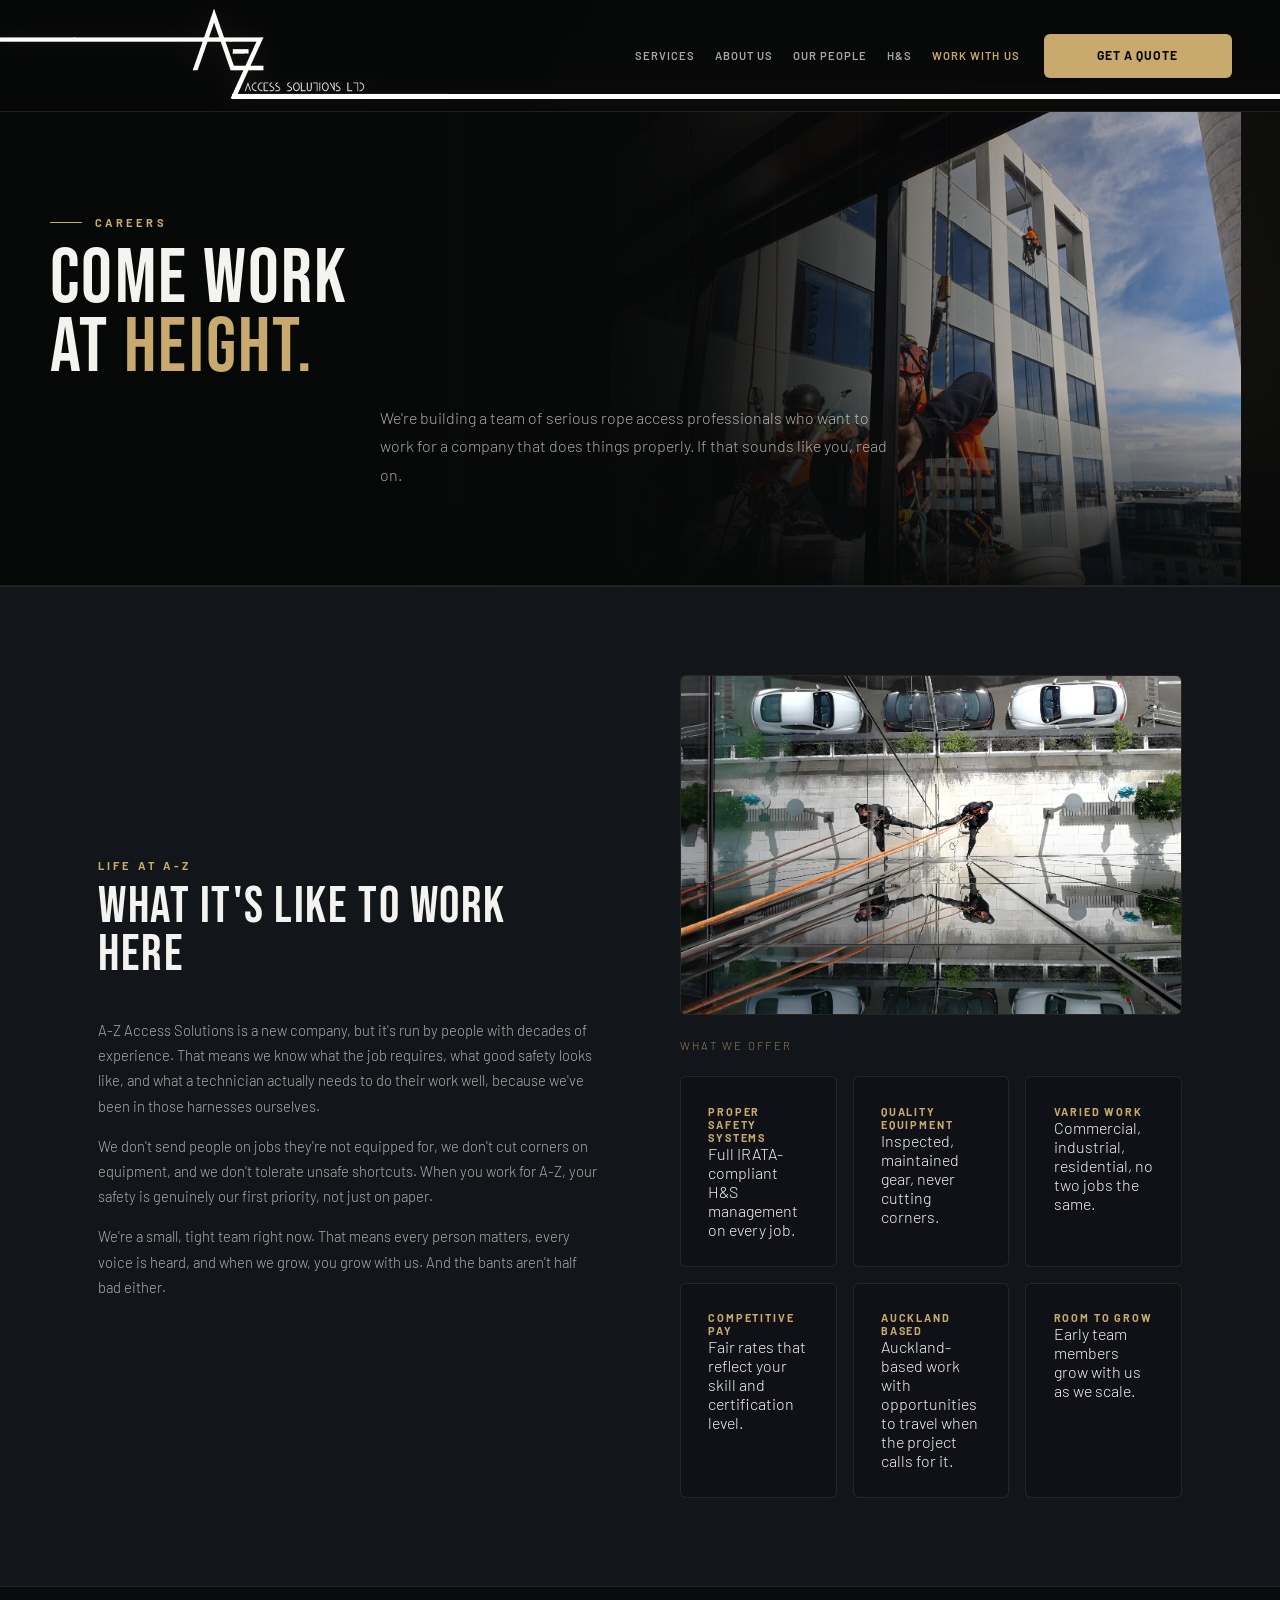
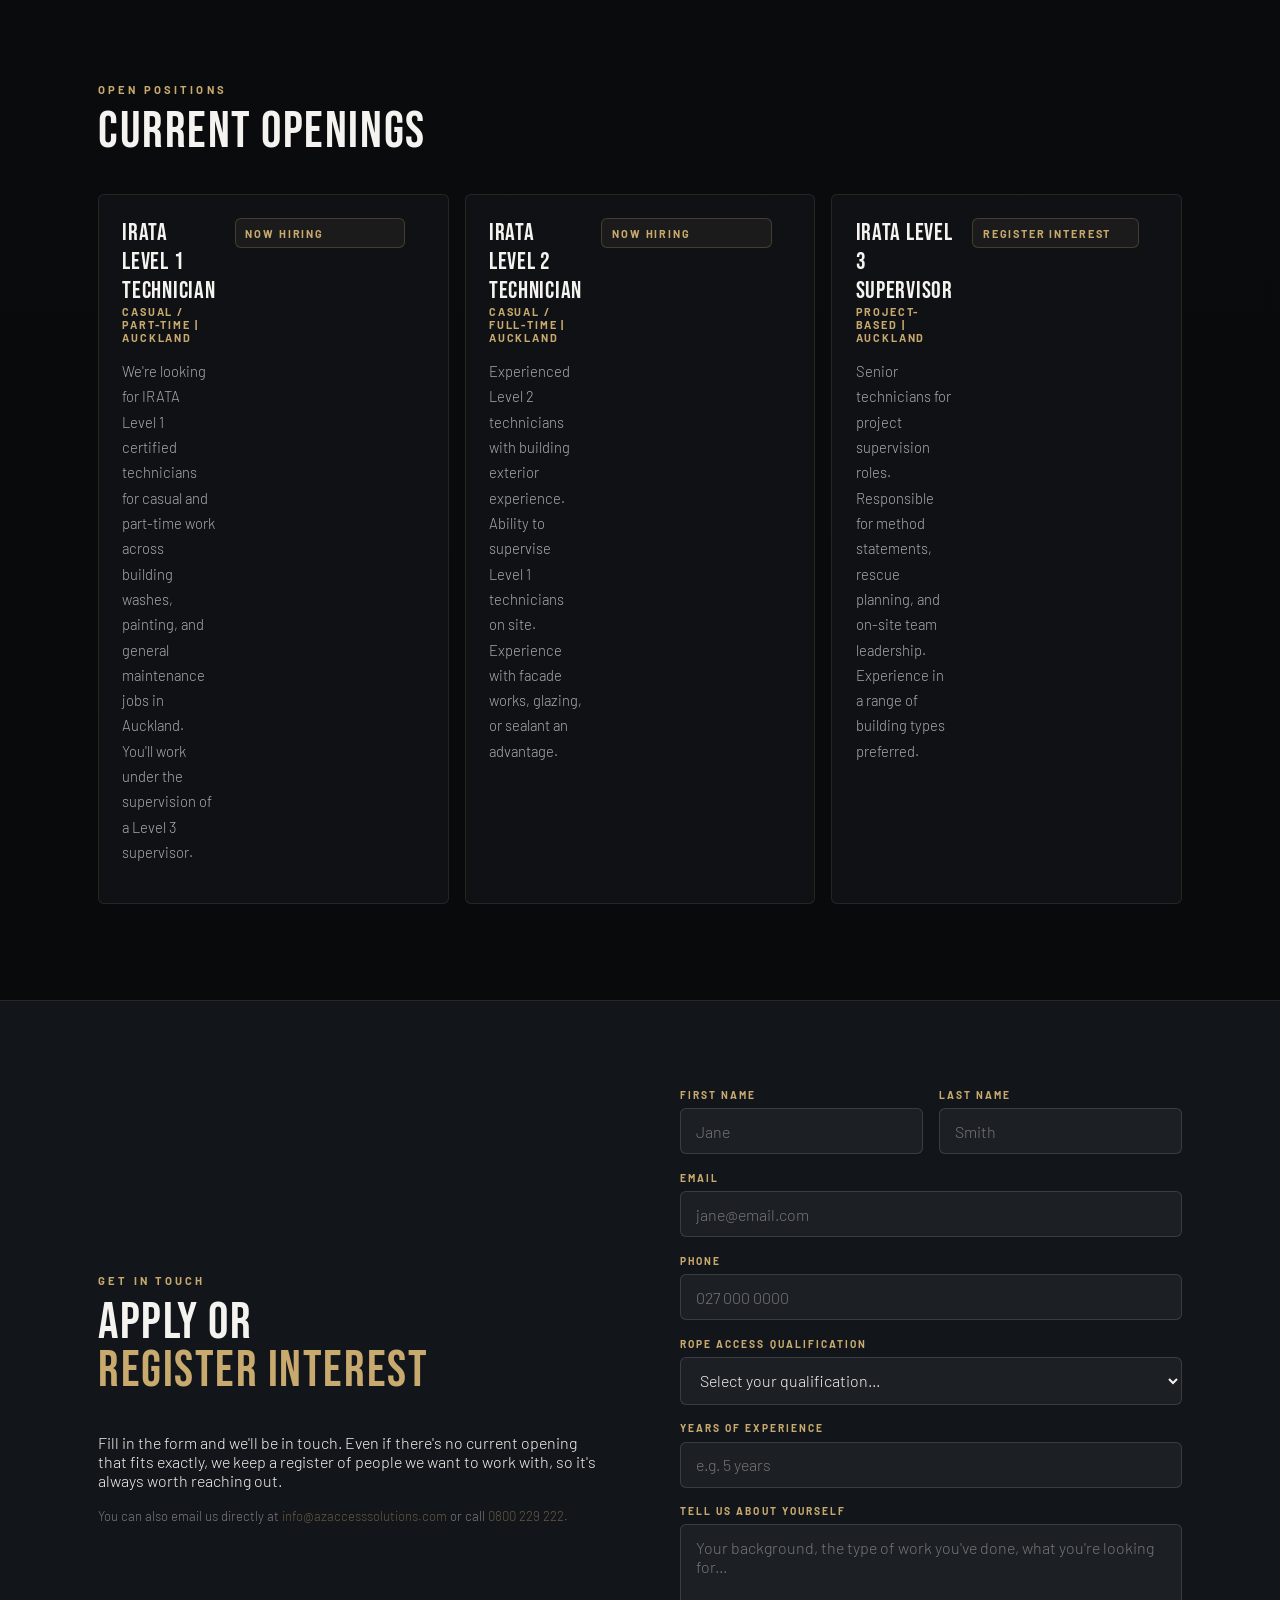
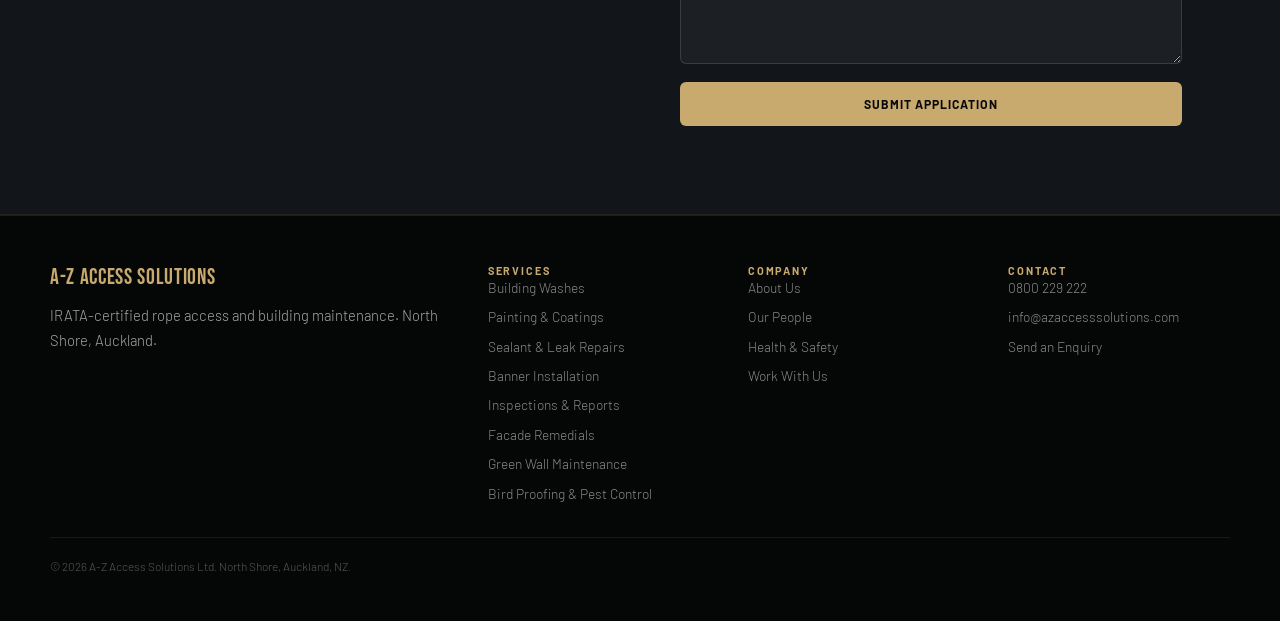
<file: work-with-us.html>
<!DOCTYPE html>
<html lang="en">
<head>
  <meta charset="UTF-8" />
  <meta name="viewport" content="width=device-width, initial-scale=1.0" />
  <meta name="description" content="We&apos;re building a team of serious rope access professionals who want to work for a company that does things properly. If that sounds like you, read on." />
  <title>Work With Us | A-Z Access Solutions</title>
  <link rel="preconnect" href="https://fonts.googleapis.com">
  <link rel="preconnect" href="https://fonts.gstatic.com" crossorigin>
  <link href="https://fonts.googleapis.com/css2?family=Bebas+Neue&family=Barlow:ital,wght@0,300;0,400;0,600;0,700;1,300&display=swap" rel="stylesheet">
  <link rel="stylesheet" href="assets/styles.css" />
</head>
<body class="page-work-with-us">
  <header class="site-header">
    <a href="index.html" class="brand" aria-label="A-Z Access Solutions home">
      <img class="brand-mark" src="assets/az-logo-header.png" alt="" />
    </a>
    <nav class="site-nav" aria-label="Main navigation">
      <a href="services.html">Services</a>
      <a href="about.html">About Us</a>
      <a href="our-people.html">Our People</a>
      <a href="health-safety.html">H&S</a>
      <a href="work-with-us.html" class="active">Work With Us</a>
    </nav>
    <a href="contact.html" class="nav-cta">Get a Quote</a>
    <button class="menu-button" type="button" aria-label="Open menu" aria-controls="mobile-menu" aria-expanded="false"><span></span></button>
  </header>
  <nav id="mobile-menu" class="mobile-menu" aria-label="Mobile navigation">
      <a href="services.html">Services</a>
      <a href="about.html">About Us</a>
      <a href="our-people.html">Our People</a>
      <a href="health-safety.html">H&S</a>
      <a href="work-with-us.html" class="active">Work With Us</a>
      <a href="contact.html" class="nav-cta">Get a Quote</a>
  </nav>
  <main>
<div class="page-hero photo-hero">
    <div class="page-eyebrow fade-up-1">Careers</div>
    <h1 class="page-title fade-up-2">Come Work<br>At <span>Height.</span></h1>
    <p class="page-sub fade-up-3">We're building a team of serious rope access professionals who want to work for a company that does things properly. If that sounds like you, read on.</p>
  </div>

  <section class="culture-section">
    <div>
      <div class="section-eyebrow">Life at A-Z</div>
      <h2 class="section-title">What It's Like to Work Here</h2>
      <p class="culture-body">A-Z Access Solutions is a new company, but it's run by people with decades of experience. That means we know what the job requires, what good safety looks like, and what a technician actually needs to do their work well, because we've been in those harnesses ourselves.</p>
      <p class="culture-body">We don't send people on jobs they're not equipped for, we don't cut corners on equipment, and we don't tolerate unsafe shortcuts. When you work for A-Z, your safety is genuinely our first priority, not just on paper.</p>
      <p class="culture-body">We're a small, tight team right now. That means every person matters, every voice is heard, and when we grow, you grow with us. And the bants aren't half bad either.</p>
    </div>
    <div>
      <figure class="site-photo culture-photo">
        <img src="assets/photos/mercuryreflectionshot.jpeg" alt="Rope access technicians reflected in a glass facade" />
      </figure>
      <div style="margin-bottom:1.5rem; font-size:0.7rem; letter-spacing:0.2em; text-transform:uppercase; color:var(--gold); opacity:0.7;">What We Offer</div>
      <div class="perks-grid">
        <div class="perk"><div class="perk-name">Proper Safety Systems</div><div class="perk-desc">Full IRATA-compliant H&S management on every job.</div></div>
        <div class="perk"><div class="perk-name">Quality Equipment</div><div class="perk-desc">Inspected, maintained gear, never cutting corners.</div></div>
        <div class="perk"><div class="perk-name">Varied Work</div><div class="perk-desc">Commercial, industrial, residential, no two jobs the same.</div></div>
        <div class="perk"><div class="perk-name">Competitive Pay</div><div class="perk-desc">Fair rates that reflect your skill and certification level.</div></div>
        <div class="perk"><div class="perk-name">Auckland Based</div><div class="perk-desc">Auckland-based work with opportunities to travel when the project calls for it.</div></div>
        <div class="perk"><div class="perk-name">Room to Grow</div><div class="perk-desc">Early team members grow with us as we scale.</div></div>
      </div>
    </div>
  </section>

  <section class="roles-section">
    <div class="section-eyebrow">Open Positions</div>
    <h2 class="section-title">Current Openings</h2>
    <div class="roles-grid">
      <div class="role-card">
        <div>
          <div class="role-level">IRATA Level 1 Technician</div>
          <div class="role-type">Casual / Part-Time | Auckland</div>
          <p class="role-desc">We're looking for IRATA Level 1 certified technicians for casual and part-time work across building washes, painting, and general maintenance jobs in Auckland. You'll work under the supervision of a Level 3 supervisor.</p>
        </div>
        <div class="role-badge open">Now Hiring</div>
      </div>
      <div class="role-card">
        <div>
          <div class="role-level">IRATA Level 2 Technician</div>
          <div class="role-type">Casual / Full-Time | Auckland</div>
          <p class="role-desc">Experienced Level 2 technicians with building exterior experience. Ability to supervise Level 1 technicians on site. Experience with facade works, glazing, or sealant an advantage.</p>
        </div>
        <div class="role-badge open">Now Hiring</div>
      </div>
      <div class="role-card">
        <div>
          <div class="role-level">IRATA Level 3 Supervisor</div>
          <div class="role-type">Project-Based | Auckland</div>
          <p class="role-desc">Senior technicians for project supervision roles. Responsible for method statements, rescue planning, and on-site team leadership. Experience in a range of building types preferred.</p>
        </div>
        <div class="role-badge">Register Interest</div>
      </div>
    </div>
  </section>

  <section class="apply-section">
    <div>
      <div class="section-eyebrow">Get in Touch</div>
      <h2 class="section-title">Apply or<br><span>Register Interest</span></h2>
      <p class="apply-intro">Fill in the form and we'll be in touch. Even if there's no current opening that fits exactly, we keep a register of people we want to work with, so it's always worth reaching out.</p>
      <p style="font-size:0.82rem; opacity:0.45; line-height:1.65;">You can also email us directly at <span style="color:var(--gold);">info@azaccesssolutions.com</span> or call <span style="color:var(--gold);">0800 229 222</span>.</p>
    </div>
    <div class="apply-form">
      <div class="form-row">
        <div class="form-group"><label class="form-label">First Name</label><input class="form-input" type="text" placeholder="Jane" /></div>
        <div class="form-group"><label class="form-label">Last Name</label><input class="form-input" type="text" placeholder="Smith" /></div>
      </div>
      <div class="form-group"><label class="form-label">Email</label><input class="form-input" type="email" placeholder="jane@email.com" /></div>
      <div class="form-group"><label class="form-label">Phone</label><input class="form-input" type="tel" placeholder="027 000 0000" /></div>
      <div class="form-group">
        <label class="form-label">Rope Access Qualification</label>
        <select class="form-select">
          <option value="" disabled selected>Select your qualification...</option>
          <option>IRATA Level 1</option>
          <option>IRATA Level 2</option>
          <option>IRATA Level 3</option>
          <option>IRANZ Qualification</option>
          <option>SPRAT Qualification</option>
          <option>Other rope access qualification</option>
          <option>Not yet certified, interested in learning more</option>
        </select>
      </div>
      <div class="form-group"><label class="form-label">Years of Experience</label><input class="form-input" type="text" placeholder="e.g. 5 years" /></div>
      <div class="form-group"><label class="form-label">Tell us about yourself</label><textarea class="form-textarea" placeholder="Your background, the type of work you've done, what you're looking for..."></textarea></div>
      <button class="btn-primary" style="align-self:flex-start;">Submit Application</button>
    </div>
  </section>
  </main>
  <footer>
    <div class="footer-inner">
      <div>
        <div class="footer-logo">A-Z Access Solutions</div>
        <div class="footer-tagline">IRATA-certified rope access and building maintenance. North Shore, Auckland.</div>
      </div>
      <div>
        <div class="footer-col-title">Services</div>
        <ul class="footer-links">
          <li><a href="services.html">Building Washes</a></li>
          <li><a href="services.html">Painting &amp; Coatings</a></li>
          <li><a href="services.html">Sealant &amp; Leak Repairs</a></li>
          <li><a href="services.html">Banner Installation</a></li>
          <li><a href="services.html">Inspections &amp; Reports</a></li>
          <li><a href="services.html">Facade Remedials</a></li>
          <li><a href="services.html">Green Wall Maintenance</a></li>
          <li><a href="services.html">Bird Proofing &amp; Pest Control</a></li>
        </ul>
      </div>
      <div>
        <div class="footer-col-title">Company</div>
        <ul class="footer-links">
          <li><a href="about.html">About Us</a></li>
          <li><a href="our-people.html">Our People</a></li>
          <li><a href="health-safety.html">Health &amp; Safety</a></li>
          <li><a href="work-with-us.html">Work With Us</a></li>
        </ul>
      </div>
      <div>
        <div class="footer-col-title">Contact</div>
        <ul class="footer-links">
          <li><a href="tel:0800229222">0800 229 222</a></li>
          <li><a href="mailto:info@azaccesssolutions.com">info@azaccesssolutions.com</a></li>
          <li><a href="contact.html">Send an Enquiry</a></li>
        </ul>
      </div>
    </div>
    <div class="footer-bottom"><div class="footer-copy">&copy; 2026 A-Z Access Solutions Ltd. North Shore, Auckland, NZ.</div></div>
  </footer>
  <script src="assets/site.js"></script>
</body>
</html>
</file>
<file: assets/styles.css>
*, *::before, *::after {
  box-sizing: border-box;
}

:root {
  --black: #070808;
  --ink: #0d0f12;
  --panel: #15181d;
  --panel-2: #20242b;
  --line: rgba(244, 243, 239, 0.12);
  --line-gold: rgba(200, 169, 110, 0.28);
  --white: #f4f3ef;
  --muted: rgba(244, 243, 239, 0.68);
  --faint: rgba(244, 243, 239, 0.42);
  --gold: #c8a96e;
  --gold-light: #e2c98a;
  --safety: #d9772f;
  --radius: 6px;
  --container: 1180px;
  --header-height: 112px;
}

html {
  scroll-behavior: smooth;
}

body {
  margin: 0;
  background:
    radial-gradient(circle at 80% 8%, rgba(200, 169, 110, 0.08), transparent 34rem),
    linear-gradient(180deg, #070808 0%, #0a0b0d 44%, #070808 100%);
  color: var(--white);
  font-family: "Barlow", Arial, sans-serif;
  font-weight: 300;
  letter-spacing: 0;
  overflow-x: hidden;
}

body.menu-open {
  overflow: hidden;
}

img, svg {
  max-width: 100%;
  display: block;
}

a {
  color: inherit;
}

button, input, select, textarea {
  font: inherit;
}

main {
  min-height: 70vh;
}

.site-header {
  position: sticky;
  top: 0;
  z-index: 50;
  height: 112px;
  display: grid;
  grid-template-columns: minmax(300px, 0.8fr) auto auto;
  align-items: center;
  gap: 1.5rem;
  padding: 0 3rem;
  background: rgba(7, 8, 8, 0.88);
  border-bottom: 1px solid rgba(200, 169, 110, 0.15);
  backdrop-filter: blur(18px);
  overflow: hidden;
}

.site-header > * {
  position: relative;
  z-index: 1;
}

.brand {
  display: inline-flex;
  align-items: center;
  align-self: stretch;
  gap: 0;
  min-width: 0;
  width: 100vw;
  margin-left: -3rem;
  overflow: hidden;
  position: relative;
  text-decoration: none;
}

.brand-mark {
  width: auto;
  max-width: none;
  height: 104px;
  object-fit: none;
  object-position: left center;
  filter: drop-shadow(0 0 12px rgba(200, 169, 110, 0.12));
}

.site-nav,
.site-header > .nav-cta,
.menu-button {
  z-index: 2;
}

.site-nav {
  display: flex;
  align-items: center;
  justify-content: flex-end;
  gap: 1.25rem;
}

.site-nav a {
  color: rgba(244, 243, 239, 0.68);
  font-size: 0.7rem;
  font-weight: 600;
  letter-spacing: 0.09em;
  text-decoration: none;
  text-transform: uppercase;
  white-space: nowrap;
  transition: color 0.2s ease, opacity 0.2s ease;
}

.site-nav a:hover,
.site-nav a.active {
  color: var(--gold);
}

.btn-primary,
.btn-ghost,
.nav-cta {
  display: inline-flex;
  align-items: center;
  justify-content: center;
  min-height: 44px;
  border-radius: var(--radius);
  font-size: 0.76rem;
  font-weight: 700;
  letter-spacing: 0.08em;
  line-height: 1;
  text-decoration: none;
  text-transform: uppercase;
  transition: background 0.2s ease, border-color 0.2s ease, color 0.2s ease, transform 0.2s ease;
}

.btn-primary,
.nav-cta {
  border: 1px solid transparent;
  background: var(--gold);
  color: #080909;
  padding: 0.85rem 1.35rem;
}

.btn-primary {
  padding-inline: 1.9rem;
}

.btn-primary:hover,
.nav-cta:hover {
  background: var(--gold-light);
  transform: translateY(-1px);
}

.btn-ghost {
  border: 1px solid rgba(244, 243, 239, 0.24);
  background: transparent;
  color: var(--white);
  padding: 0.85rem 1.9rem;
}

.btn-ghost:hover {
  border-color: var(--gold);
  color: var(--gold);
}

.menu-button {
  display: none;
  width: 44px;
  height: 44px;
  align-items: center;
  justify-content: center;
  border: 1px solid rgba(244, 243, 239, 0.18);
  border-radius: var(--radius);
  background: rgba(244, 243, 239, 0.04);
  color: var(--white);
  cursor: pointer;
}

.menu-button span,
.menu-button::before,
.menu-button::after {
  content: "";
  display: block;
  width: 19px;
  height: 2px;
  border-radius: 2px;
  background: currentColor;
  transition: transform 0.2s ease, opacity 0.2s ease;
}

.menu-button {
  gap: 4px;
  flex-direction: column;
}

.menu-button[aria-expanded="true"] span {
  opacity: 0;
}

.menu-button[aria-expanded="true"]::before {
  transform: translateY(6px) rotate(45deg);
}

.menu-button[aria-expanded="true"]::after {
  transform: translateY(-6px) rotate(-45deg);
}

.mobile-menu {
  display: none;
}

#hero {
  position: relative;
  min-height: calc(100vh - var(--header-height));
  display: grid;
  grid-template-columns: minmax(0, 0.95fr) minmax(420px, 1.05fr);
  align-items: stretch;
  overflow: hidden;
  border-bottom: 1px solid rgba(200, 169, 110, 0.16);
}

#hero::before {
  content: "";
  position: absolute;
  inset: 0;
  background:
    linear-gradient(90deg, rgba(7, 8, 8, 0.99) 0%, rgba(7, 8, 8, 0.96) 23%, rgba(7, 8, 8, 0.74) 36%, rgba(7, 8, 8, 0.38) 58%, rgba(7, 8, 8, 0.08) 100%),
    repeating-linear-gradient(90deg, rgba(244, 243, 239, 0.026) 0 1px, transparent 1px 86px);
  pointer-events: none;
  z-index: 1;
}

#hero::after {
  content: "";
  position: absolute;
  inset: auto 0 0;
  height: 42%;
  background: linear-gradient(180deg, transparent, rgba(7, 8, 8, 0.88));
  pointer-events: none;
  z-index: 1;
}

.hero-text {
  position: relative;
  z-index: 2;
  display: flex;
  flex-direction: column;
  justify-content: center;
  padding: 6rem 0 6rem 3rem;
  max-width: 650px;
}

.hero-visual {
  position: absolute;
  inset: 0;
  z-index: 0;
  min-height: auto;
  background: url("photos/hero-rope-access-glass.png") center right / cover no-repeat;
}

.building-diagram {
  display: none;
}

.hero-eyebrow,
.page-eyebrow,
.section-eyebrow {
  display: flex;
  align-items: center;
  gap: 0.8rem;
  color: var(--gold);
  font-size: 0.7rem;
  font-weight: 700;
  letter-spacing: 0.28em;
  text-transform: uppercase;
}

.hero-eyebrow::before,
.page-eyebrow::before {
  content: "";
  width: 32px;
  height: 1px;
  flex: 0 0 auto;
  background: var(--gold);
}

.section-eyebrow {
  margin-bottom: 0.72rem;
}

h1.hero-title,
.page-title,
.section-title,
.about-title,
.service-name,
.contact-details-title,
.form-section-title,
.case-title,
.comp-title,
.footer-logo,
.stat-num,
.value-name,
.person-name,
.irata-level,
.role-level,
.map-label,
.cta-strip h2,
.cta-banner h2,
.join-strip h2 {
  font-family: "Bebas Neue", Impact, sans-serif;
  font-weight: 400;
  letter-spacing: 0.03em;
}

h1.hero-title {
  margin: 1.15rem 0 1.45rem;
  font-size: clamp(4rem, 7.6vw, 7.9rem);
  line-height: 0.88;
  text-transform: uppercase;
}

h1.hero-title span,
.page-title span,
.about-title span,
.section-title span,
.cta-strip h2 span,
.cta-banner h2 span,
.join-strip h2 span,
.comp-title span {
  color: var(--gold);
}

.hero-sub,
.page-sub {
  max-width: 520px;
  color: var(--muted);
  font-size: 1rem;
  line-height: 1.78;
}

.hero-sub {
  margin: 0 0 2.2rem;
}

.hero-actions,
.cta-actions {
  display: flex;
  align-items: center;
  gap: 0.9rem;
  flex-wrap: wrap;
}

.hero-stats {
  display: grid;
  grid-template-columns: repeat(3, minmax(0, 1fr));
  width: min(100%, 590px);
  margin-top: 2.2rem;
  border: 1px solid rgba(200, 169, 110, 0.22);
  border-radius: var(--radius);
  overflow: hidden;
  background: rgba(7, 8, 8, 0.36);
  backdrop-filter: blur(12px);
}

.hstat {
  padding: 1.1rem 1.2rem;
  border-right: 1px solid rgba(200, 169, 110, 0.18);
}

.hstat:last-child {
  border-right: 0;
}

.hstat-num {
  color: var(--gold);
  font-family: "Bebas Neue", Impact, sans-serif;
  font-size: 2.1rem;
  line-height: 1;
}

.hstat-label,
.stat-label,
.pstat-label,
.case-meta-label {
  color: var(--faint);
  font-size: 0.62rem;
  font-weight: 700;
  letter-spacing: 0.14em;
  text-transform: uppercase;
}

.trust-bar {
  display: flex;
  align-items: center;
  gap: 2.2rem;
  padding: 1.15rem 3rem;
  background: #111419;
  border-bottom: 1px solid rgba(244, 243, 239, 0.08);
}

.trust-label {
  color: var(--faint);
  font-size: 0.62rem;
  font-weight: 700;
  letter-spacing: 0.24em;
  text-transform: uppercase;
  white-space: nowrap;
}

.trust-items {
  display: flex;
  align-items: center;
  gap: 1.5rem 2rem;
  flex-wrap: wrap;
}

.trust-item {
  display: flex;
  align-items: center;
  gap: 0.55rem;
  color: rgba(244, 243, 239, 0.72);
  font-size: 0.82rem;
  font-weight: 600;
}

.trust-dot {
  width: 6px;
  height: 6px;
  border-radius: 50%;
  background: var(--gold);
}

#services,
.services-section,
.story-section,
.people-section,
.cases-section,
.testimonials-section,
.hs-section,
.roles-section,
.faq-section {
  width: min(100%, var(--container));
  margin-inline: auto;
  padding: 6rem 3rem;
}

.page-hero {
  position: relative;
  padding: 6.5rem 3rem 5rem;
  overflow: hidden;
  border-bottom: 1px solid rgba(244, 243, 239, 0.08);
}

.page-hero.photo-hero {
  background-position: center right;
  background-size: cover;
  background-repeat: no-repeat;
}

.page-services .page-hero.photo-hero {
  background-image:
    linear-gradient(90deg, rgba(7, 8, 8, 1) 0%, rgba(7, 8, 8, 1) 66%, rgba(7, 8, 8, 0.94) 73%, rgba(7, 8, 8, 0.58) 84%, rgba(7, 8, 8, 0.16) 94%, transparent 100%),
    url("photos/Apaintbest.jpeg");
  background-position: center center, right 45%;
  background-size: 100% 100%, auto 120%;
}

.page-health-safety .page-hero.photo-hero {
  background-image: url("photos/A&Nhangar.jpeg");
  background-position: 85% center;
  background-size: auto 100%;
}

.page-work-with-us .page-hero.photo-hero {
  background-image:
    linear-gradient(90deg, rgba(7, 8, 8, 1) 0%, rgba(7, 8, 8, 1) 45%, rgba(7, 8, 8, 0.9) 54%, rgba(7, 8, 8, 0.54) 66%, rgba(7, 8, 8, 0.16) 80%, transparent 100%),
    url("photos/A&Caa.jpeg");
  background-position: center center, 94% center;
  background-size: 100% 100%, auto 100%;
}

.page-hero::before {
  content: "";
  position: absolute;
  inset: 0;
  background: linear-gradient(90deg, rgba(244, 243, 239, 0.035), transparent 58%);
  pointer-events: none;
}

.page-hero.photo-hero::before {
  z-index: 0;
  background:
    linear-gradient(90deg, rgba(7, 8, 8, 0.99) 0%, rgba(7, 8, 8, 0.96) 23%, rgba(7, 8, 8, 0.74) 36%, rgba(7, 8, 8, 0.38) 58%, rgba(7, 8, 8, 0.08) 100%),
    repeating-linear-gradient(90deg, rgba(244, 243, 239, 0.026) 0 1px, transparent 1px 86px);
}

.page-services .page-hero.photo-hero::before {
  background:
    linear-gradient(90deg, rgba(7, 8, 8, 0.94) 0%, rgba(7, 8, 8, 0.9) 48%, rgba(7, 8, 8, 0.62) 62%, rgba(7, 8, 8, 0.26) 78%, rgba(7, 8, 8, 0.06) 100%),
    repeating-linear-gradient(90deg, rgba(244, 243, 239, 0.026) 0 1px, transparent 1px 86px);
}

.page-health-safety .page-hero.photo-hero::before {
  background:
    linear-gradient(90deg, rgba(7, 8, 8, 1) 0%, rgba(7, 8, 8, 0.97) 23%, rgba(7, 8, 8, 0.72) 32%, rgba(7, 8, 8, 0.28) 48%, rgba(7, 8, 8, 0.08) 100%),
    repeating-linear-gradient(90deg, rgba(244, 243, 239, 0.026) 0 1px, transparent 1px 86px);
}

.page-work-with-us .page-hero.photo-hero::before {
  background:
    linear-gradient(90deg, rgba(7, 8, 8, 0.96) 0%, rgba(7, 8, 8, 0.92) 38%, rgba(7, 8, 8, 0.64) 52%, rgba(7, 8, 8, 0.24) 70%, rgba(7, 8, 8, 0.06) 100%),
    repeating-linear-gradient(90deg, rgba(244, 243, 239, 0.026) 0 1px, transparent 1px 86px);
}

.page-hero.photo-hero::after {
  content: "";
  position: absolute;
  inset: auto 0 0;
  z-index: 0;
  height: 42%;
  background: linear-gradient(180deg, transparent, rgba(7, 8, 8, 0.88));
  pointer-events: none;
}

.page-hero > * {
  position: relative;
  z-index: 1;
  width: min(100%, var(--container));
  margin-left: auto;
  margin-right: auto;
}

.page-title {
  margin: 1rem auto 1.3rem;
  font-size: clamp(3.1rem, 6vw, 6.4rem);
  line-height: 0.9;
}

.section-title {
  margin: 0 0 2.4rem;
  font-size: clamp(2.4rem, 4vw, 4rem);
  line-height: 0.94;
}

.services-grid,
.values-grid,
.cases-grid,
.testimonials-grid,
.hs-pillars,
.docs-grid,
.perks-grid,
.roles-grid,
.faq-grid,
.irata-grid,
.founders-grid,
.comparison-grid,
.stats-strip {
  display: grid;
  gap: 1px;
}

.services-grid {
  grid-template-columns: repeat(4, minmax(0, 1fr));
  gap: 1rem;
  border: 0;
  border-radius: 0;
  background: transparent;
  overflow: visible;
}

.service-card,
.value-card,
.case-card,
.tcard,
.hs-pillar,
.doc-card,
.perk,
.role-card,
.faq-item,
.irata-card,
.person-card,
.comp-card,
.about-card,
.response-note,
.story-visual {
  background: rgba(16, 18, 22, 0.96);
  border: 1px solid rgba(200, 169, 110, 0.13);
  border-radius: var(--radius);
}

.services-grid .service-card {
  border: 1px solid rgba(200, 169, 110, 0.13);
  border-radius: var(--radius);
  min-height: 270px;
  display: flex;
  flex-direction: column;
  padding: 1.5rem;
}

.services-grid .service-card-wide {
  grid-column: span 2;
  display: grid;
  grid-template-columns: minmax(180px, 0.92fr) minmax(0, 1fr);
  grid-template-rows: auto 1fr;
  gap: 0 1.4rem;
  align-items: stretch;
}

.service-card {
  position: relative;
  padding: 2.3rem 1.8rem;
}

.service-card::after,
.case-card::after,
.tcard::after {
  content: "";
  position: absolute;
  inset: auto 0 0;
  height: 2px;
  background: var(--gold);
  transform: scaleX(0);
  transform-origin: left;
  transition: transform 0.25s ease;
}

.service-card:hover::after,
.case-card:hover::after,
.tcard:hover::after {
  transform: scaleX(1);
}

.services-grid .service-card::after {
  transform: none;
}

.service-icon,
.contact-icon,
.doc-icon,
.hs-pillar-icon {
  display: inline-flex;
  width: 44px;
  height: 44px;
  align-items: center;
  justify-content: center;
  border: 1px solid rgba(200, 169, 110, 0.32);
  border-radius: var(--radius);
  background: rgba(200, 169, 110, 0.06);
  color: var(--gold);
}

.service-icon svg,
.contact-icon svg,
.doc-icon svg,
.hs-pillar-icon svg {
  width: 24px;
  height: 24px;
  fill: none;
  stroke: currentColor;
  stroke-width: 1.8;
  stroke-linecap: round;
  stroke-linejoin: round;
}

.service-icon-image img {
  width: 31px;
  height: 31px;
  object-fit: contain;
  filter: invert(72%) sepia(29%) saturate(560%) hue-rotate(5deg) brightness(92%) contrast(92%);
}

.hs-pillar-icon.is-image,
.doc-icon.is-image {
  background: #f7f5ef;
  border-color: rgba(200, 169, 110, 0.22);
  color: #070808;
}

.hs-pillar-icon.is-image img,
.doc-icon.is-image img {
  width: 31px;
  height: 31px;
  object-fit: contain;
  filter: none;
}

.services-grid .service-icon {
  width: 100%;
  height: 116px;
  display: grid;
  place-items: center;
  margin-bottom: 1.2rem;
  border: 1px solid rgba(200, 169, 110, 0.22);
  border-radius: var(--radius);
  background: #f7f5ef;
}

.services-grid .service-card-wide .service-icon {
  grid-row: 1 / span 2;
  height: 100%;
  min-height: 170px;
  margin-bottom: 0;
}

.services-grid .service-icon-image img {
  width: 150px;
  height: 92px;
  object-fit: contain;
  filter: none;
}

.service-name {
  margin: 1rem 0 0.7rem;
  font-size: 1.55rem;
  line-height: 1;
}

.services-grid .service-name {
  margin: 0 0 0.65rem;
}

.services-grid .service-card-wide .service-name,
.services-grid .service-card-wide .service-desc {
  grid-column: 2;
}

.services-grid .service-card-wide .service-name {
  align-self: end;
}

.service-callout {
  grid-column: span 2;
  min-height: 230px;
  display: flex;
  flex-direction: column;
  justify-content: center;
  padding: 1.5rem 1rem 1.5rem 0.2rem;
  background: transparent;
}

.service-callout-title {
  max-width: 450px;
  margin-bottom: 0.7rem;
  color: var(--gold);
  font-family: "Bebas Neue", Impact, sans-serif;
  font-size: clamp(2rem, 3vw, 3rem);
  font-weight: 400;
  line-height: 0.95;
}

.service-callout p {
  max-width: 470px;
  margin: 0;
  color: rgba(244, 243, 239, 0.7);
  font-size: 1rem;
  line-height: 1.7;
}

.service-desc,
.service-body,
.story-body,
.about-body,
.value-desc,
.case-desc,
.tcard-text,
.hs-body,
.hs-pillar-desc,
.doc-desc,
.culture-body,
.role-desc,
.faq-a,
.comp-item-text,
.person-bio,
.irata-desc,
.response-note,
.form-section-sub,
.footer-tagline,
.pillar-desc {
  color: var(--muted);
  font-size: 0.92rem;
  line-height: 1.72;
}

#about,
.values-section,
.why-rope,
.hs-process,
.hs-docs,
.culture-section,
.apply-section,
.map-section {
  background: #12151a;
  border-top: 1px solid rgba(200, 169, 110, 0.12);
  border-bottom: 1px solid rgba(200, 169, 110, 0.09);
}

#about,
.story-section,
.culture-section,
.apply-section,
.contact-section,
.hs-intro,
.service-block {
  display: grid;
  grid-template-columns: minmax(0, 1fr) minmax(0, 1fr);
  align-items: center;
  gap: 5rem;
}

#about {
  width: 100%;
  margin-inline: 0;
  padding: 6rem max(3rem, calc((100vw - var(--container)) / 2 + 3rem));
}

.about-title {
  margin: 0 0 1.35rem;
  font-size: clamp(2.8rem, 5vw, 4.8rem);
  line-height: 0.92;
}

.about-pillars {
  display: grid;
  grid-template-columns: 1fr 1fr;
  gap: 1rem;
  margin-top: 2rem;
}

.pillar {
  border-left: 2px solid var(--gold);
  padding: 0.45rem 0 0.45rem 1rem;
}

.pillar-name,
.contact-item-label,
.footer-col-title,
.case-tag,
.role-type,
.role-badge,
.person-role,
.tag,
.doc-name,
.hs-pillar-name,
.perk-name,
.value-num,
.story-attr,
.tcard-role,
.irata-name {
  color: var(--gold);
  font-size: 0.68rem;
  font-weight: 700;
  letter-spacing: 0.17em;
  text-transform: uppercase;
}

.about-right {
  display: grid;
  gap: 1rem;
}

.about-cards-row {
  display: grid;
  grid-template-columns: 1fr 1fr;
  gap: 1rem;
}

.about-card {
  padding: 1.55rem;
}

.about-card-num {
  color: var(--gold);
  font-family: "Bebas Neue", Impact, sans-serif;
  font-size: 3rem;
  line-height: 1;
}

.site-photo {
  position: relative;
  min-height: 260px;
  margin: 0;
  overflow: hidden;
  border: 1px solid rgba(200, 169, 110, 0.15);
  border-radius: var(--radius);
  background: #0c0e11;
}

.site-photo img {
  position: absolute;
  inset: 0;
  width: 100%;
  height: 100%;
  object-fit: cover;
}

.site-photo::after,
.service-visual.is-photo::after {
  content: "";
  position: absolute;
  inset: 0;
  background: linear-gradient(180deg, transparent 45%, rgba(7, 8, 8, 0.24));
  pointer-events: none;
}

.about-photo-grid {
  display: grid;
  grid-template-columns: minmax(0, 1.1fr) minmax(0, 0.9fr);
  gap: 1rem;
}

.about-photo-large,
.culture-photo {
  min-height: 340px;
}

.culture-photo {
  margin-bottom: 1.5rem;
}

.about-card-label {
  margin: 0.35rem 0;
  font-weight: 700;
  letter-spacing: 0.12em;
  text-transform: uppercase;
}

.cta-banner,
.cta-strip,
.join-strip {
  position: relative;
  padding: 5.5rem 3rem;
  text-align: center;
}

.cta-banner::before,
.cta-strip::before,
.join-strip::before {
  content: "";
  position: absolute;
  inset: 0;
  background: radial-gradient(ellipse 50% 70% at 50% 50%, rgba(200, 169, 110, 0.09), transparent 70%);
  pointer-events: none;
}

.cta-banner > *,
.cta-strip > *,
.join-strip > * {
  position: relative;
  z-index: 1;
}

.cta-banner h2,
.cta-strip h2,
.join-strip h2 {
  margin: 0 0 1rem;
  font-size: clamp(2.7rem, 5vw, 5rem);
  line-height: 0.94;
  text-transform: uppercase;
}

.cta-banner p,
.cta-strip p,
.join-strip p {
  width: min(100%, 560px);
  margin: 0 auto 2rem;
  color: var(--muted);
  line-height: 1.72;
}

.cta-actions {
  justify-content: center;
}

.story-visual {
  position: relative;
  padding: 3rem;
}

.story-visual::before {
  content: "\"";
  position: absolute;
  top: -1.5rem;
  left: 2rem;
  color: rgba(200, 169, 110, 0.18);
  font-family: "Bebas Neue", Impact, sans-serif;
  font-size: 8rem;
  line-height: 1;
}

.story-visual-photo {
  min-height: 430px;
  padding: 0;
  overflow: hidden;
}

.story-visual-photo::before {
  display: none;
}

.story-visual-photo img {
  width: 100%;
  height: 100%;
  min-height: 430px;
  object-fit: cover;
}

.story-quote {
  position: relative;
  margin: 0 0 1.4rem;
  color: rgba(244, 243, 239, 0.82);
  font-size: 1.12rem;
  font-style: italic;
  line-height: 1.72;
}

.values-grid {
  grid-template-columns: repeat(4, minmax(0, 1fr));
}

.value-card {
  padding: 2rem 1.6rem;
}

.value-num {
  display: block;
  margin-bottom: 0.55rem;
  font-family: "Bebas Neue", Impact, sans-serif;
  font-size: 3rem;
  opacity: 0.32;
}

.value-name {
  margin-bottom: 0.6rem;
  color: var(--white);
  font-size: 1.4rem;
}

.stats-strip {
  grid-template-columns: repeat(4, minmax(0, 1fr));
  width: 100%;
  margin: 0;
  padding: 0;
  background: rgba(200, 169, 110, 0.1);
  border-top: 1px solid rgba(200, 169, 110, 0.12);
  border-bottom: 1px solid rgba(200, 169, 110, 0.12);
}

.stat-item {
  padding: 2.5rem 1.5rem;
  text-align: center;
  background: #090a0c;
}

.stat-num {
  color: var(--gold);
  font-size: 3.4rem;
  line-height: 1;
}

.service-block {
  padding: 4.3rem 0;
  border-bottom: 1px solid rgba(200, 169, 110, 0.1);
}

.service-block:last-child {
  border-bottom: 0;
}

.service-block.reverse {
  direction: rtl;
}

.service-block.reverse > * {
  direction: ltr;
}

.service-num {
  color: rgba(200, 169, 110, 0.18);
  font-family: "Bebas Neue", Impact, sans-serif;
  font-size: 5.5rem;
  line-height: 0.85;
}

.service-block .service-name {
  margin: 0.35rem 0 1rem;
  font-size: clamp(2rem, 3.2vw, 3rem);
}

.service-features,
.comp-list,
.footer-links {
  display: grid;
  gap: 0.65rem;
}

.service-feature,
.comp-item {
  display: flex;
  align-items: flex-start;
  gap: 0.7rem;
  color: rgba(244, 243, 239, 0.68);
  font-size: 0.88rem;
  line-height: 1.55;
}

.service-feature::before {
  content: "";
  width: 7px;
  height: 7px;
  margin-top: 0.45rem;
  flex: 0 0 auto;
  border-radius: 50%;
  background: var(--gold);
}

.service-visual {
  min-height: 280px;
  display: grid;
  place-items: center;
  padding: 1.5rem;
  border: 1px solid rgba(200, 169, 110, 0.14);
  border-radius: var(--radius);
  background: rgba(16, 18, 22, 0.98);
}

.service-visual.is-photo {
  position: relative;
  min-height: 360px;
  padding: 0;
  place-items: stretch;
  overflow: hidden;
}

.service-visual.is-photo img {
  width: 100%;
  height: 100%;
  min-height: 360px;
  object-fit: cover;
}

.service-visual-icon {
  color: var(--gold);
  font-family: "Bebas Neue", Impact, sans-serif;
  font-size: 4.6rem;
  letter-spacing: 0.08em;
  opacity: 0.42;
}

.service-visual-icon.is-image {
  width: 100%;
  min-height: 210px;
  display: grid;
  place-items: center;
  border: 1px solid rgba(200, 169, 110, 0.22);
  border-radius: var(--radius);
  background: #f7f5ef;
  opacity: 1;
}

.service-visual-icon.is-image img {
  width: 180px;
  height: 112px;
  object-fit: contain;
  filter: none;
  opacity: 1;
}

.service-photo-row {
  width: min(100%, var(--container));
  margin: 0 auto;
  padding: 0 0 5.5rem;
  display: grid;
  grid-template-columns: repeat(4, minmax(0, 1fr));
  gap: 1rem;
}

.service-photo-row .site-photo {
  min-height: 240px;
}

.why-rope,
.values-section,
.hs-process,
.hs-docs,
.roles-section,
.faq-section,
.testimonials-section,
.cases-section,
.people-section,
.irata-section,
.contact-section {
  padding-left: 3rem;
  padding-right: 3rem;
}

.why-rope,
.hs-process,
.hs-docs,
.values-section,
.irata-section {
  width: 100%;
  margin-inline: 0;
  padding-top: 5.5rem;
  padding-bottom: 5.5rem;
}

.why-rope > *,
.hs-process > *,
.hs-docs > *,
.values-section > *,
.irata-section > * {
  width: min(100%, var(--container));
  margin-left: auto;
  margin-right: auto;
}

.comparison-grid,
.faq-grid {
  grid-template-columns: repeat(2, minmax(0, 1fr));
  gap: 1.25rem;
}

.comp-card {
  padding: 2rem;
}

.comp-card.highlight {
  border-color: rgba(200, 169, 110, 0.42);
}

.hs-photo-card {
  min-height: 320px;
  margin-top: 1.4rem;
}

.comp-title {
  margin-bottom: 1.2rem;
  font-size: 1.65rem;
}

.comp-tick {
  min-width: 2.2rem;
  font-size: 0.72rem;
  font-weight: 700;
  letter-spacing: 0.08em;
  color: var(--gold);
}

.comp-cross {
  min-width: 2.2rem;
  font-size: 0.72rem;
  font-weight: 700;
  letter-spacing: 0.08em;
  color: rgba(244, 243, 239, 0.34);
}

.cases-grid {
  grid-template-columns: repeat(3, minmax(0, 1fr));
  gap: 1rem;
}

.case-card {
  position: relative;
  overflow: hidden;
}

.case-card.featured {
  grid-column: span 3;
  display: grid;
  grid-template-columns: 0.86fr 1.14fr;
}

.case-image {
  min-height: 220px;
  display: grid;
  place-items: center;
  text-align: center;
}

.case-image-icon {
  font-size: 3.5rem;
  opacity: 0.62;
}

.case-image-label {
  margin-top: 0.6rem;
  color: var(--gold);
  font-size: 0.72rem;
  font-weight: 700;
  letter-spacing: 0.18em;
  text-transform: uppercase;
}

.case-content {
  padding: 1.55rem;
}

.case-title {
  margin: 0.6rem 0 0.7rem;
  font-size: 1.65rem;
  line-height: 1;
}

.case-meta {
  display: grid;
  grid-template-columns: repeat(3, minmax(0, 1fr));
  gap: 0.8rem;
  margin-top: 1.2rem;
  padding-top: 1rem;
  border-top: 1px solid rgba(200, 169, 110, 0.12);
}

.case-meta-val {
  margin-top: 0.22rem;
  color: rgba(244, 243, 239, 0.78);
  font-size: 0.84rem;
}

.testimonials-grid {
  grid-template-columns: repeat(3, minmax(0, 1fr));
  gap: 1rem;
}

.tcard {
  position: relative;
  padding: 1.8rem;
}

.tcard.featured {
  grid-column: span 2;
}

.tcard-quote-mark {
  color: rgba(200, 169, 110, 0.3);
  font-family: "Bebas Neue", Impact, sans-serif;
  font-size: 4rem;
  line-height: 0.8;
}

.tcard-stars {
  color: var(--gold);
  letter-spacing: 0.1em;
  margin-bottom: 0.9rem;
}

.tcard-author {
  display: flex;
  align-items: center;
  gap: 0.85rem;
  margin-top: 1.4rem;
}

.tcard-avatar {
  width: 44px;
  height: 44px;
  display: grid;
  place-items: center;
  border-radius: 50%;
  background: rgba(200, 169, 110, 0.14);
  color: var(--gold);
  font-weight: 700;
}

.tcard-name {
  font-weight: 700;
}

.people-section {
  width: min(100%, var(--container));
}

.founders-grid {
  grid-template-columns: repeat(2, minmax(0, 1fr));
  gap: 1.25rem;
}

.person-card {
  overflow: hidden;
}

.person-photo {
  min-height: 280px;
  display: grid;
  place-items: center;
  background:
    radial-gradient(circle at 50% 40%, rgba(200, 169, 110, 0.12), transparent 60%),
    linear-gradient(135deg, #171b22, #0f1115);
}

.person-photo-placeholder {
  text-align: center;
}

.photo-label {
  color: rgba(244, 243, 239, 0.42);
  font-size: 0.72rem;
  font-weight: 700;
  letter-spacing: 0.18em;
  text-transform: uppercase;
}

.person-info {
  padding: 2rem;
}

.person-name {
  margin-bottom: 0.2rem;
  font-size: 2rem;
}

.person-tags,
.person-stats {
  display: flex;
  flex-wrap: wrap;
  gap: 0.55rem;
  margin-top: 1.1rem;
}

.tag {
  padding: 0.35rem 0.55rem;
  border: 1px solid rgba(200, 169, 110, 0.25);
  border-radius: var(--radius);
  background: rgba(200, 169, 110, 0.06);
}

.pstat {
  min-width: 90px;
  padding: 0.75rem;
  border: 1px solid rgba(200, 169, 110, 0.14);
  border-radius: var(--radius);
}

.pstat-num {
  color: var(--gold);
  font-family: "Bebas Neue", Impact, sans-serif;
  font-size: 1.8rem;
  line-height: 1;
}

.irata-grid,
.hs-pillars,
.docs-grid,
.perks-grid,
.roles-grid {
  grid-template-columns: repeat(3, minmax(0, 1fr));
  gap: 1rem;
}

.irata-card,
.hs-pillar,
.doc-card,
.perk {
  padding: 1.7rem;
}

.irata-level {
  color: var(--gold);
  font-size: 2rem;
}

.hs-intro {
  margin-bottom: 3rem;
}

.hs-commitment {
  padding: 2rem;
  border: 1px solid rgba(200, 169, 110, 0.22);
  border-radius: var(--radius);
  background: rgba(7, 8, 8, 0.42);
}

.hs-commitment-title {
  margin-bottom: 0.8rem;
  color: var(--gold);
  font-weight: 700;
  letter-spacing: 0.12em;
  text-transform: uppercase;
}

.process-steps {
  position: relative;
  grid-template-columns: repeat(4, minmax(0, 1fr));
  gap: 1.5rem;
}

.process-step {
  position: relative;
}

.step-dot {
  width: 42px;
  height: 42px;
  display: grid;
  place-items: center;
  margin-bottom: 0.9rem;
  border-radius: 50%;
  background: var(--gold);
  color: #080909;
  font-weight: 800;
}

.step-name {
  margin-bottom: 0.45rem;
  font-weight: 700;
}

.step-desc {
  color: var(--muted);
  font-size: 0.86rem;
  line-height: 1.6;
}

.culture-section,
.apply-section {
  width: 100%;
  margin-inline: 0;
  padding: 5.5rem max(3rem, calc((100vw - var(--container)) / 2 + 3rem));
}

.roles-grid {
  margin-top: 2rem;
}

.role-card {
  display: grid;
  grid-template-columns: 0.65fr 1.35fr auto;
  gap: 1.2rem;
  align-items: start;
  padding: 1.45rem;
}

.role-level {
  color: var(--white);
  font-size: 1.5rem;
}

.role-badge {
  align-self: start;
  padding: 0.45rem 0.62rem;
  border: 1px solid rgba(200, 169, 110, 0.24);
  border-radius: var(--radius);
  background: rgba(200, 169, 110, 0.07);
}

.apply-form,
.enquiry-form {
  display: grid;
  gap: 1.1rem;
}

.contact-section {
  width: min(100%, var(--container));
  margin-inline: auto;
  padding: 6rem 3rem;
  align-items: start;
  grid-template-columns: 0.82fr 1.18fr;
}

.contact-details {
  position: sticky;
  top: calc(var(--header-height) + 1.5rem);
}

.contact-details-title,
.form-section-title {
  margin-bottom: 1.4rem;
  font-size: 2rem;
  line-height: 1;
}

.contact-item {
  display: flex;
  gap: 1rem;
  align-items: flex-start;
  margin-bottom: 1.6rem;
}

.contact-item-value {
  color: rgba(244, 243, 239, 0.82);
  line-height: 1.55;
}

.contact-item-value a {
  text-decoration: none;
}

.contact-item-value a:hover {
  color: var(--gold);
}

.contact-divider {
  height: 1px;
  margin: 1.8rem 0;
  background: rgba(200, 169, 110, 0.14);
}

.response-note {
  padding: 1.3rem;
}

.response-note strong {
  color: var(--gold);
}

.form-row {
  display: grid;
  grid-template-columns: repeat(2, minmax(0, 1fr));
  gap: 1rem;
}

.form-group {
  display: grid;
  gap: 0.45rem;
}

.form-label {
  color: var(--gold);
  font-size: 0.64rem;
  font-weight: 700;
  letter-spacing: 0.2em;
  text-transform: uppercase;
}

.form-input,
.form-textarea,
.form-select {
  width: 100%;
  min-height: 46px;
  border: 1px solid rgba(244, 243, 239, 0.14);
  border-radius: var(--radius);
  outline: none;
  background: rgba(244, 243, 239, 0.045);
  color: var(--white);
  padding: 0.78rem 0.95rem;
  transition: border-color 0.2s ease, background 0.2s ease;
}

.form-textarea {
  min-height: 140px;
  resize: vertical;
}

.form-input:focus,
.form-textarea:focus,
.form-select:focus {
  border-color: rgba(200, 169, 110, 0.62);
  background: rgba(244, 243, 239, 0.065);
}

.form-select option {
  background: #15181d;
}

.service-checklist {
  display: grid;
  grid-template-columns: repeat(2, minmax(0, 1fr));
  gap: 0.7rem;
}

.check-option {
  display: flex;
  align-items: center;
  gap: 0.65rem;
  min-height: 46px;
  padding: 0.76rem 0.9rem;
  border: 1px solid rgba(244, 243, 239, 0.14);
  border-radius: var(--radius);
  background: rgba(244, 243, 239, 0.045);
  color: rgba(244, 243, 239, 0.78);
  font-size: 0.9rem;
  line-height: 1.35;
  cursor: pointer;
  transition: border-color 0.2s ease, background 0.2s ease, color 0.2s ease;
}

.check-option:hover {
  border-color: rgba(200, 169, 110, 0.42);
  background: rgba(244, 243, 239, 0.065);
}

.check-option input {
  width: 18px;
  height: 18px;
  flex: 0 0 auto;
  accent-color: var(--gold);
}

.check-option:has(input:checked) {
  border-color: rgba(200, 169, 110, 0.62);
  color: var(--white);
}

.other-service-field[hidden] {
  display: none;
}

.form-submit-row {
  display: flex;
  align-items: center;
  gap: 1.2rem;
  flex-wrap: wrap;
}

.form-privacy {
  max-width: 330px;
  color: var(--faint);
  font-size: 0.76rem;
  line-height: 1.55;
}

.map-placeholder {
  min-height: 300px;
  display: grid;
  place-items: center;
  background:
    repeating-linear-gradient(45deg, rgba(200, 169, 110, 0.035) 0 1px, transparent 1px 42px),
    repeating-linear-gradient(-45deg, rgba(244, 243, 239, 0.018) 0 1px, transparent 1px 42px);
}

.photo-map {
  position: relative;
  min-height: 420px;
  background:
    linear-gradient(90deg, rgba(7, 8, 8, 0.78), rgba(7, 8, 8, 0.18)),
    url("photos/building-wash.jpeg") center center / cover no-repeat;
}

.photo-map::after {
  content: "";
  position: absolute;
  inset: 0;
  background: linear-gradient(180deg, transparent, rgba(7, 8, 8, 0.42));
  pointer-events: none;
}

.map-content {
  position: relative;
  z-index: 1;
  text-align: center;
}

.map-pin {
  font-size: 2.6rem;
}

.map-label {
  margin-top: 0.55rem;
  color: var(--gold);
  font-size: 1.6rem;
}

.map-sub {
  color: var(--faint);
  font-size: 0.86rem;
}

.faq-item {
  padding: 1.4rem;
}

.faq-q {
  margin-bottom: 0.65rem;
  font-weight: 700;
  line-height: 1.45;
}

footer {
  background: #050606;
  border-top: 1px solid rgba(200, 169, 110, 0.14);
  padding: 3rem;
}

.footer-inner {
  width: min(100%, var(--container));
  margin: 0 auto 2.2rem;
  display: grid;
  grid-template-columns: 1.8fr 1fr 1fr 1fr;
  gap: 2.4rem;
}

.footer-logo {
  margin-bottom: 0.75rem;
  color: var(--gold);
  font-size: 1.4rem;
}

.footer-links {
  margin: 0;
  padding: 0;
  list-style: none;
}

.footer-links a {
  color: rgba(244, 243, 239, 0.55);
  font-size: 0.86rem;
  text-decoration: none;
}

.footer-links a:hover {
  color: var(--gold);
}

.footer-bottom {
  width: min(100%, var(--container));
  margin: 0 auto;
  padding-top: 1.35rem;
  border-top: 1px solid rgba(244, 243, 239, 0.08);
}

.footer-copy {
  color: rgba(244, 243, 239, 0.34);
  font-size: 0.74rem;
}

@keyframes fadeUp {
  from {
    opacity: 0;
    transform: translateY(20px);
  }
  to {
    opacity: 1;
    transform: translateY(0);
  }
}

.fade-up-1,
.fade-up-2,
.fade-up-3,
.hero-eyebrow,
.hero-title,
.hero-sub,
.hero-actions,
.hero-stats {
  animation: fadeUp 0.62s ease both;
}

.fade-up-2,
.hero-title {
  animation-delay: 0.12s;
}

.fade-up-3,
.hero-sub {
  animation-delay: 0.22s;
}

.hero-actions {
  animation-delay: 0.3s;
}

.hero-stats {
  animation-delay: 0.38s;
}

@media (max-width: 1180px) {
  .site-header {
    grid-template-columns: 1fr auto auto;
    padding-inline: 1.5rem;
  }

  .brand {
    width: 100%;
    margin-left: -1.5rem;
  }

  .brand-mark {
    height: 98px;
  }

  .site-nav {
    display: none;
  }

  .menu-button {
    display: inline-flex;
  }

  .mobile-menu {
    position: fixed;
    inset: var(--header-height) 0 auto;
    z-index: 45;
    display: none;
    flex-direction: column;
    gap: 0.25rem;
    padding: 1rem 1.5rem 1.4rem;
    background: rgba(7, 8, 8, 0.98);
    border-bottom: 1px solid rgba(200, 169, 110, 0.15);
    backdrop-filter: blur(18px);
  }

  .mobile-menu.open {
    display: flex;
  }

  .mobile-menu a {
    padding: 0.85rem 0;
    color: rgba(244, 243, 239, 0.72);
    font-family: "Bebas Neue", Impact, sans-serif;
    font-size: 1.7rem;
    letter-spacing: 0.05em;
    text-decoration: none;
  }

  .mobile-menu a.active {
    color: var(--gold);
  }

  .mobile-menu .nav-cta {
    width: fit-content;
    margin-top: 0.5rem;
    font-family: "Barlow", Arial, sans-serif;
    font-size: 0.78rem;
  }

  #hero {
    grid-template-columns: 1fr;
  }

  #hero::before {
    background:
      linear-gradient(90deg, rgba(7, 8, 8, 0.97) 0%, rgba(7, 8, 8, 0.84) 58%, rgba(7, 8, 8, 0.42) 100%),
      repeating-linear-gradient(90deg, rgba(244, 243, 239, 0.026) 0 1px, transparent 1px 86px);
  }

  .hero-text {
    min-height: calc(100vh - var(--header-height));
    padding: 5.2rem 3rem;
  }

  .hero-visual {
    opacity: 0.72;
  }

  .values-grid,
  .services-grid,
  .cases-grid,
  .testimonials-grid,
  .irata-grid,
  .hs-pillars,
  .docs-grid,
  .perks-grid,
  .roles-grid {
    grid-template-columns: repeat(2, minmax(0, 1fr));
  }

  .services-grid .service-card-wide,
  .service-callout {
    grid-column: span 2;
  }

  .service-photo-row {
    grid-template-columns: repeat(2, minmax(0, 1fr));
    padding: 0 3rem 5.5rem;
  }

  .case-card.featured,
  .tcard.featured {
    grid-column: span 2;
  }

  .footer-inner {
    grid-template-columns: 1fr 1fr;
  }
}

@media (max-width: 760px) {
  :root {
    --header-height: 76px;
  }

  .site-header {
    display: flex;
    justify-content: space-between;
    gap: 0.8rem;
    padding-inline: 1rem;
  }

  .brand {
    flex: 1 1 auto;
    width: auto;
    max-width: calc(100% - 54px);
    margin-left: -1rem;
  }

  .brand-mark {
    width: 100%;
    max-width: none;
    height: 64px;
    object-fit: cover;
    object-position: left center;
  }

  .menu-button {
    flex: 0 0 44px;
  }

  .site-header > .nav-cta {
    display: none;
  }

  .hero-text {
    padding: 4.2rem 1.2rem 3rem;
  }

  .hero-visual {
    background-position: 66% center;
  }

  h1.hero-title {
    font-size: clamp(2.75rem, 11.6vw, 3.35rem);
    line-height: 0.92;
    overflow-wrap: break-word;
  }

  .hero-eyebrow,
  .page-eyebrow,
  .section-eyebrow {
    align-items: flex-start;
    max-width: 100%;
    font-size: 0.62rem;
    letter-spacing: 0.16em;
    line-height: 1.5;
    white-space: normal;
  }

  .hero-stats {
    grid-template-columns: 1fr;
  }

  .hstat {
    border-right: 0;
    border-bottom: 1px solid rgba(200, 169, 110, 0.18);
  }

  .hstat:last-child {
    border-bottom: 0;
  }

  .trust-bar {
    align-items: flex-start;
    flex-direction: column;
    padding: 1rem 1.2rem;
    gap: 0.9rem;
  }

  .trust-items {
    gap: 0.75rem 1.2rem;
  }

  #services,
  .services-section,
  .story-section,
  .people-section,
  .cases-section,
  .testimonials-section,
  .hs-section,
  .roles-section,
  .faq-section,
  .contact-section,
  .why-rope,
  .values-section,
  .hs-process,
  .hs-docs,
  .irata-section {
    padding: 3.5rem 1.2rem;
  }

  .page-hero {
    padding: 3.8rem 1.2rem 3rem;
  }

  .page-title {
    font-size: clamp(2.25rem, 10.5vw, 3rem);
    line-height: 1.03;
    max-width: 100%;
    overflow-wrap: break-word;
  }

  .section-title,
  .about-title,
  .cta-strip h2,
  .cta-banner h2,
  .join-strip h2 {
    font-size: clamp(2.15rem, 10vw, 3rem);
    line-height: 1.05;
    max-width: 100%;
  }

  .hero-sub,
  .page-sub,
  .service-body,
  .service-desc {
    max-width: 100%;
  }

  .hero-text,
  .page-hero > *,
  .service-block > *,
  .culture-section > *,
  .contact-section > *,
  .hs-intro > * {
    min-width: 0;
    max-width: 100%;
  }

  .hero-sub,
  .page-sub,
  .service-body,
  .culture-body,
  .apply-intro,
  .form-section-sub {
    width: 100%;
    max-width: calc(100vw - 2.4rem);
    overflow-wrap: break-word;
  }

  .service-block .service-name {
    max-width: calc(100vw - 2.4rem);
    font-size: clamp(1.85rem, 9.4vw, 2.55rem);
    overflow-wrap: break-word;
  }

  #about,
  .culture-section,
  .apply-section {
    padding: 3.5rem 1.2rem;
  }

  #about,
  .story-section,
  .culture-section,
  .apply-section,
  .contact-section,
  .hs-intro,
  .service-block {
    grid-template-columns: 1fr;
    gap: 2.4rem;
  }

  .about-pillars,
  .about-cards-row,
  .comparison-grid,
  .form-row,
  .faq-grid,
  .founders-grid,
  .values-grid,
  .services-grid,
  .cases-grid,
  .testimonials-grid,
  .irata-grid,
  .hs-pillars,
  .docs-grid,
  .perks-grid,
  .roles-grid,
  .process-steps,
  .stats-strip {
    grid-template-columns: 1fr;
  }

  .services-grid .service-card-wide,
  .service-callout {
    grid-column: auto;
  }

  .services-grid .service-card-wide {
    display: flex;
  }

  .services-grid .service-card-wide .service-icon {
    height: 116px;
    min-height: 0;
    margin-bottom: 1.2rem;
  }

  .services-grid .service-card-wide .service-name,
  .services-grid .service-card-wide .service-desc {
    grid-column: auto;
  }

  .service-callout {
    min-height: auto;
    padding: 1.2rem 0.2rem;
  }

  .case-card.featured,
  .tcard.featured {
    grid-column: auto;
    display: block;
  }

  .case-meta {
    grid-template-columns: 1fr;
  }

  .service-block {
    padding: 2.6rem 0;
  }

  .service-block.reverse {
    direction: ltr;
  }

  .service-visual {
    min-height: 180px;
  }

  .service-visual.is-photo,
  .service-visual.is-photo img,
  .story-visual-photo,
  .story-visual-photo img {
    min-height: 240px;
  }

  .about-photo-grid {
    grid-template-columns: 1fr;
  }

  .service-photo-row {
    grid-template-columns: 1fr;
    padding: 0 1.2rem 3.5rem;
  }

  .about-photo-large,
  .culture-photo,
  .hs-photo-card,
  .photo-map {
    min-height: 240px;
  }

  .role-card {
    grid-template-columns: 1fr;
  }

  .contact-details {
    position: static;
  }

  .form-submit-row,
  .hero-actions,
  .cta-actions {
    align-items: stretch;
    flex-direction: column;
  }

  .service-checklist {
    grid-template-columns: 1fr;
  }

  .btn-primary,
  .btn-ghost,
  .nav-cta {
    width: 100%;
  }

  footer {
    padding: 2.5rem 1.2rem;
  }

  .footer-inner {
    grid-template-columns: 1fr;
    gap: 1.7rem;
  }
}
</file>
